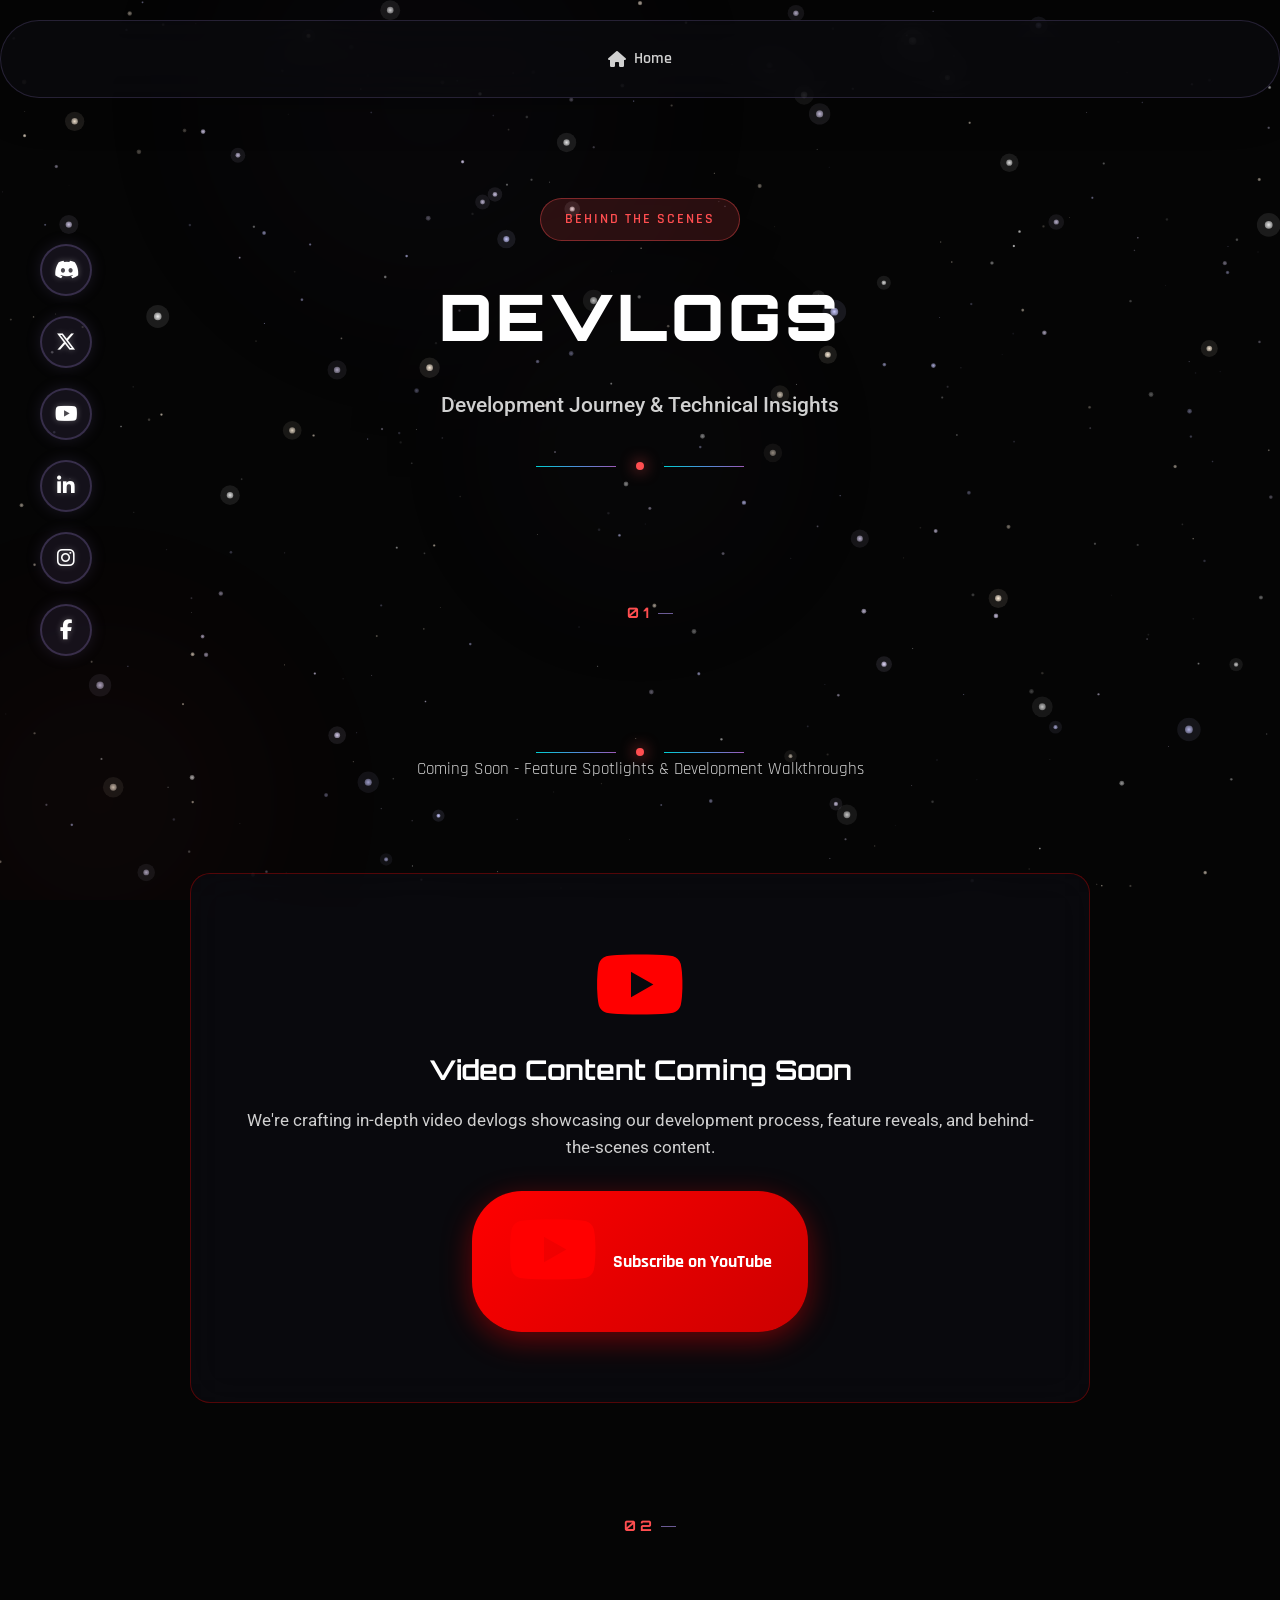
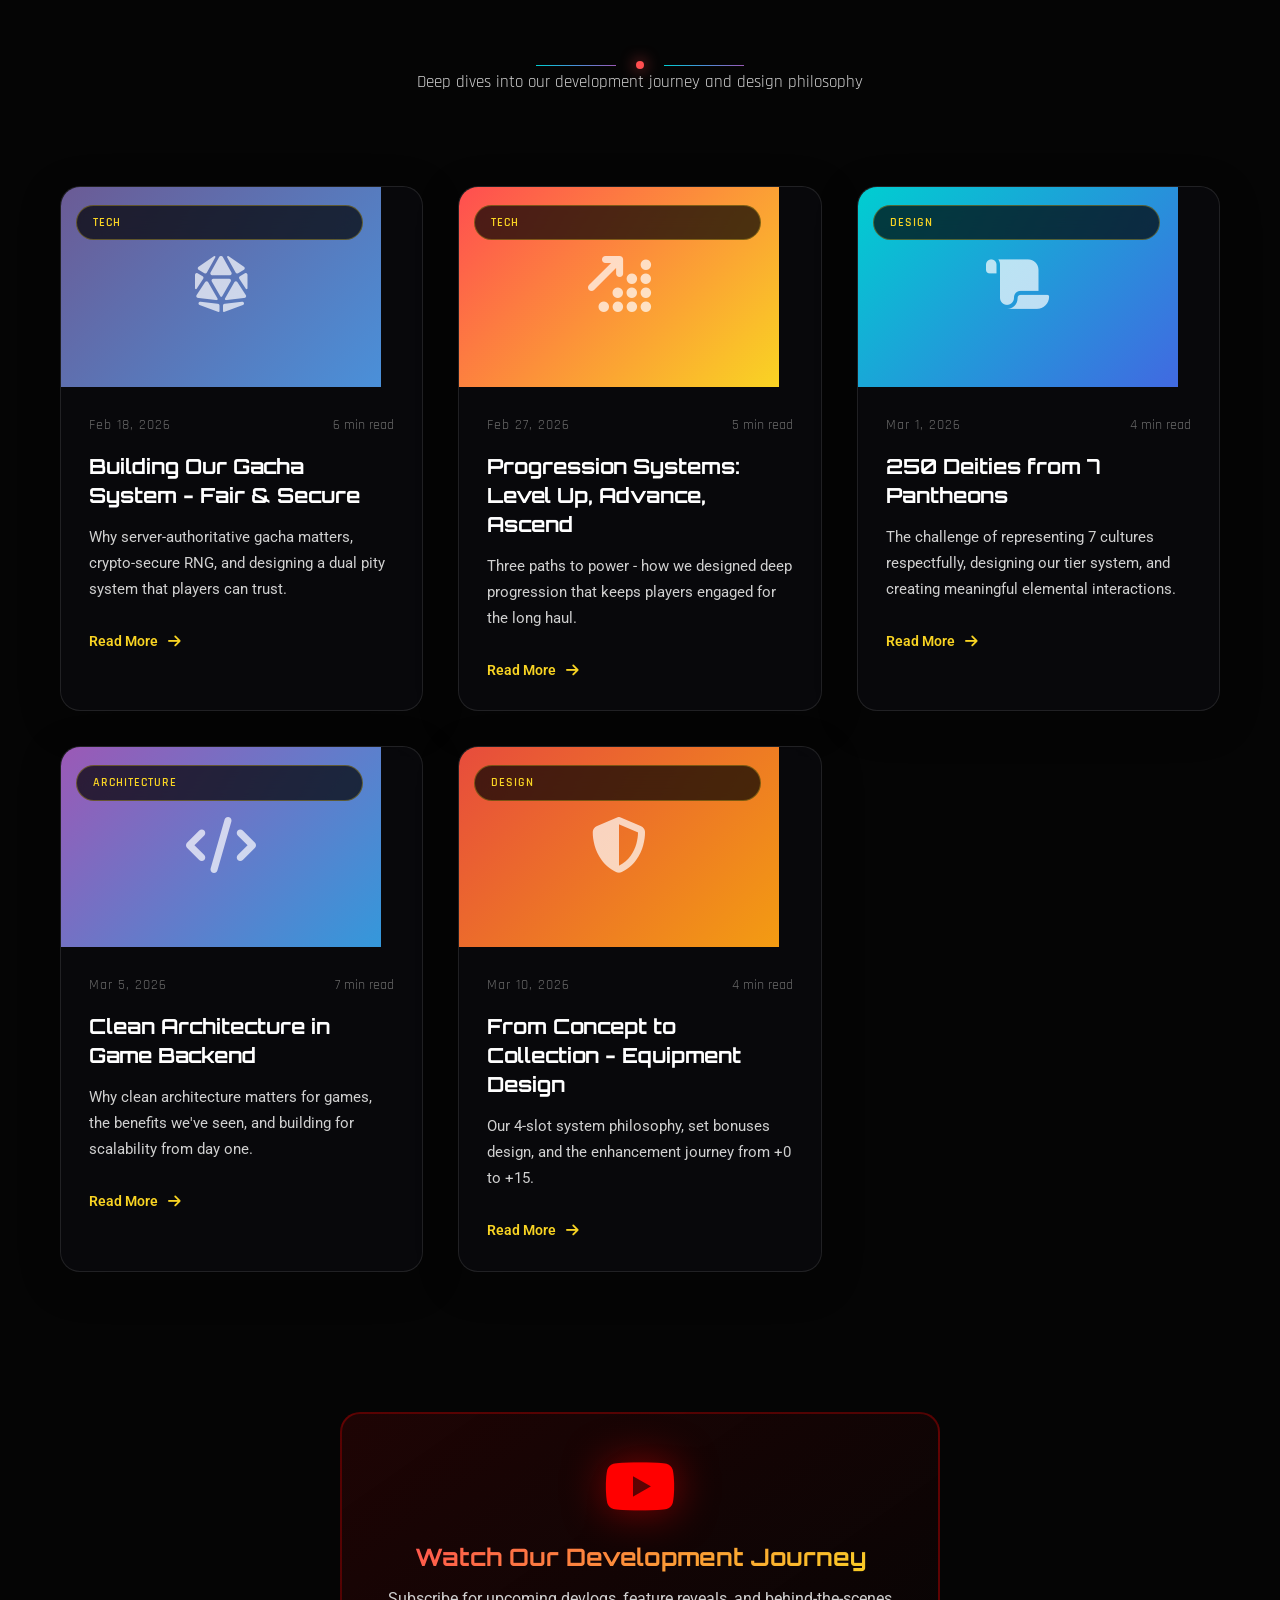
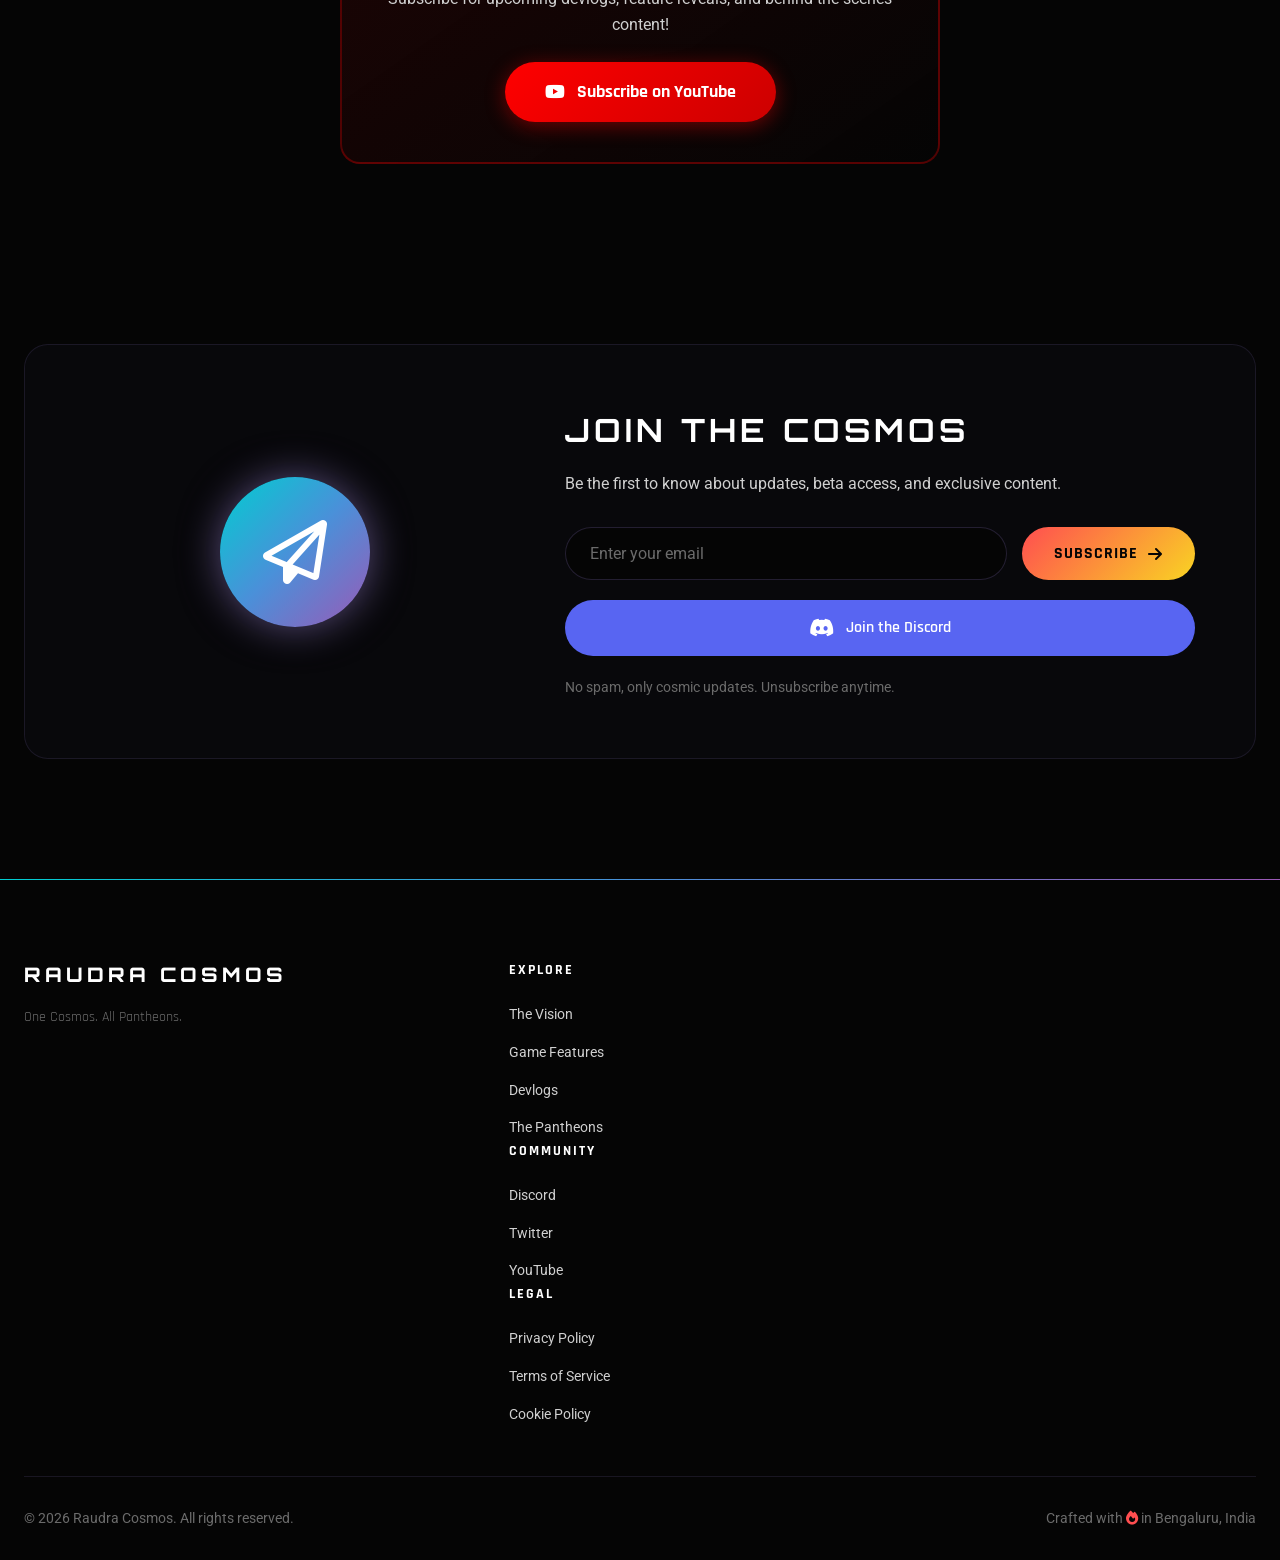
<file: devlogs/index.html>
<!DOCTYPE html>
<html lang="en">
<head>
    <meta charset="UTF-8">
    <meta name="viewport" content="width=device-width, initial-scale=1.0">
    <meta name="description" content="Development logs from Raudra Cosmos - behind the scenes look at building a mythological TCG. Tech articles on gacha systems, progression, architecture, and more.">
    <meta name="keywords" content="game devlog, gacha game development, card game devlog, game architecture, progression systems, indie game dev">
    <meta name="theme-color" content="#050505">
    <meta name="author" content="Raudra Cosmos Games">
    <meta name="robots" content="index, follow">
    <link rel="canonical" href="https://raudracosmos.com/devlogs/">

    <title>Devlogs | Behind the Scenes - Raudra Cosmos</title>

    <!-- Favicon -->
    <link rel="icon" type="image/png" href="../tab_icon.png" sizes="any">

    <!-- Google Fonts -->
    <link rel="preconnect" href="https://fonts.googleapis.com">
    <link rel="preconnect" href="https://fonts.gstatic.com" crossorigin>
    <link href="https://fonts.googleapis.com/css2?family=Orbitron:wght@400;500;600;700;800;900&family=Rajdhani:wght@300;400;500;600;700&family=Roboto:wght@300;400;500;700&display=swap" rel="stylesheet">

    <!-- Font Awesome -->
    <link rel="stylesheet" href="https://cdnjs.cloudflare.com/ajax/libs/font-awesome/6.5.1/css/all.min.css">

    <!-- Main Stylesheet -->
    <link rel="stylesheet" href="../style.css">

    <!-- Open Graph -->
    <meta property="og:type" content="website">
    <meta property="og:url" content="https://raudracosmos.com/devlogs/">
    <meta property="og:title" content="Devlogs | Behind the Scenes - Raudra Cosmos">
    <meta property="og:description" content="Behind the scenes look at building a mythological TCG. Tech articles on gacha systems, progression, architecture, and more.">
    <meta property="og:site_name" content="Raudra Cosmos">

    <style>
        :root {
            --font-display: 'Orbitron', sans-serif;
            --font-heading: 'Rajdhani', sans-serif;
            --font-body: 'Roboto', sans-serif;
            --deep-black: #050505;
            --rich-black: #0a0a0f;
            --cyan-bright: #00CED1;
            --cyan-glow: #00E5FF;
            --fierce-orange: #FF4E50;
            --orange-glow: #FF6B6B;
            --golden-amber: #F9D423;
            --gold-glow: #FFD700;
            --purple-glow: #9B59B6;
            --text-primary: #FFFFFF;
            --text-secondary: #D0D0D0;
            --text-muted: #6B6B6B;
            --gradient-fire: linear-gradient(135deg, var(--fierce-orange) 0%, var(--golden-amber) 100%);
            --gradient-cosmic: linear-gradient(135deg, #00CED1 0%, #4A90D9 50%, #9B59B6 100%);
            --z-content: 10;
        }

        * {
            margin: 0;
            padding: 0;
            box-sizing: border-box;
        }

        body {
            position: relative;
            z-index: var(--z-content);
            overflow-x: hidden;
        }

        /* Simple, elegant navigation */
        .devlogs-nav {
            display: flex;
            justify-content: center;
            gap: 20px;
            padding: 15px 30px;
            position: sticky;
            top: 20px;
            z-index: 100;
            background: rgba(10, 10, 15, 0.7);
            backdrop-filter: blur(20px);
            border: 1px solid rgba(107, 91, 149, 0.3);
            border-radius: 50px;
            box-shadow: 0 10px 40px rgba(0, 0, 0, 0.3);
        }

        .devlogs-nav a {
            color: var(--text-secondary);
            text-decoration: none;
            font-family: var(--font-heading);
            font-weight: 600;
            transition: all 0.3s ease;
            padding: 10px 20px;
            border-radius: 25px;
            display: flex;
            align-items: center;
            gap: 8px;
        }

        .devlogs-nav a:hover {
            background: rgba(107, 91, 149, 0.2);
            color: var(--fierce-orange);
        }

        /* Hero Section - Clean & Elegant */
        .devlogs-hero {
            text-align: center;
            padding: 120px 20px 80px;
            position: relative;
            z-index: var(--z-content);
        }

        .hero-badge {
            display: inline-block;
            padding: 10px 24px;
            background: rgba(255,78,80,0.15);
            border: 1px solid rgba(255,78,80,0.4);
            border-radius: 30px;
            font-size: 0.85rem;
            color: var(--fierce-orange);
            letter-spacing: 2px;
            text-transform: uppercase;
            font-family: var(--font-heading);
            font-weight: 600;
            margin-bottom: 25px;
        }

        .devlogs-title {
            font-family: var(--font-display);
            font-size: clamp(2.5rem, 6vw, 4rem);
            font-weight: 900;
            letter-spacing: 4px;
            text-transform: uppercase;
            margin-bottom: 20px;
            color: var(--text-primary);
        }

        .devlogs-subtitle {
            font-size: 1.3rem;
            color: var(--text-secondary);
            margin-bottom: 35px;
            font-weight: 500;
        }

        /* Hero Divider - Simple */
        .hero-divider {
            display: flex;
            align-items: center;
            justify-content: center;
            gap: 20px;
            margin-top: 40px;
        }

        .divider-line {
            width: 80px;
            height: 1px;
            background: var(--gradient-cosmic);
        }

        .divider-dot {
            width: 8px;
            height: 8px;
            background: var(--fierce-orange);
            border-radius: 50%;
            box-shadow: 0 0 15px var(--fierce-orange);
        }

        /* Section Header - Clean */
        .section-header {
            text-align: center;
            padding: 50px 20px 30px;
            position: relative;
            z-index: var(--z-content);
        }

        .section-number {
            display: inline-block;
            font-family: var(--font-display);
            font-size: 0.9rem;
            font-weight: 700;
            color: var(--fierce-orange);
            letter-spacing: 4px;
            margin-bottom: 20px;
        }

        .section-title {
            font-family: var(--font-display);
            font-size: clamp(1.6rem, 3vw, 2.2rem);
            font-weight: 700;
            letter-spacing: 2px;
            text-transform: uppercase;
            margin-bottom: 15px;
            color: var(--text-primary);
        }

        .section-subtitle {
            color: var(--text-secondary);
            font-size: 1.05rem;
            max-width: 600px;
            margin: 0 auto;
        }

        /* Video Section */
        .video-section {
            max-width: 900px;
            margin: 0 auto 60px;
            position: relative;
            z-index: var(--z-content);
        }

        .video-placeholder-enhanced {
            background: rgba(10, 10, 15, 0.8);
            backdrop-filter: blur(20px);
            border: 1px solid rgba(255, 0, 0, 0.3);
            border-radius: 20px;
            padding: 70px 50px;
            text-align: center;
            transition: all 0.3s ease;
            position: relative;
            overflow: hidden;
        }

        .video-placeholder-enhanced:hover {
            border-color: rgba(255, 0, 0, 0.5);
            transform: translateY(-5px);
        }

        .video-content i {
            font-size: 5rem;
            color: #FF0000;
            margin-bottom: 25px;
        }

        .video-content h3 {
            font-family: var(--font-display);
            font-size: 1.7rem;
            color: var(--text-primary);
            margin-bottom: 15px;
        }

        .video-content p {
            color: var(--text-secondary);
            margin-bottom: 30px;
            font-size: 1.05rem;
        }

        .youtube-cta {
            display: inline-flex;
            align-items: center;
            gap: 15px;
            padding: 18px 36px;
            background: linear-gradient(135deg, #FF0000 0%, #CC0000 100%);
            color: white;
            text-decoration: none;
            font-family: var(--font-heading);
            font-size: 1.15rem;
            font-weight: 700;
            border-radius: 50px;
            box-shadow: 0 8px 30px rgba(255, 0, 0, 0.4);
            transition: all 0.3s ease;
        }

        .youtube-cta:hover {
            transform: translateY(-3px);
            box-shadow: 0 12px 40px rgba(255, 0, 0, 0.6);
        }

        /* Devlog Grid */
        .devlog-grid {
            display: grid;
            grid-template-columns: repeat(auto-fill, minmax(350px, 1fr));
            gap: 35px;
            max-width: 1200px;
            margin: 0 auto;
            padding: 0 20px 80px;
            position: relative;
            z-index: var(--z-content);
        }

        /* Devlog Card - Simple & Clean */
        .devlog-card {
            background: rgba(10, 10, 15, 0.7);
            backdrop-filter: blur(20px);
            border: 1px solid rgba(255, 255, 255, 0.1);
            border-radius: 20px;
            overflow: hidden;
            transition: all 0.3s ease;
            text-decoration: none;
            display: block;
            position: relative;
            box-shadow: 0 10px 40px rgba(0, 0, 0, 0.3);
        }

        .devlog-card:hover {
            transform: translateY(-8px);
            box-shadow: 0 25px 60px rgba(107, 91, 149, 0.3);
            border-color: rgba(249, 212, 35, 0.3);
        }

        .card-image {
            position: relative;
            height: 200px;
            overflow: hidden;
        }

        .image-placeholder {
            width: 100%;
            height: 100%;
            display: flex;
            align-items: center;
            justify-content: center;
            font-size: 3.5rem;
            transition: transform 0.5s ease;
        }

        .devlog-card:hover .image-placeholder {
            transform: scale(1.05);
        }

        .tech-1 {
            background: linear-gradient(135deg, #6B5B95 0%, #4A90D9 100%);
        }

        .tech-2 {
            background: linear-gradient(135deg, #FF4E50 0%, #F9D423 100%);
        }

        .tech-3 {
            background: linear-gradient(135deg, #00CED1 0%, #4169E1 100%);
        }

        .tech-4 {
            background: linear-gradient(135deg, #9B59B6 0%, #3498DB 100%);
        }

        .tech-5 {
            background: linear-gradient(135deg, #E74C3C 0%, #F39C12 100%);
        }

        .card-overlay {
            position: absolute;
            inset: 0;
            background: linear-gradient(180deg, transparent 0%, rgba(5,5,5,0.9) 100%);
        }

        .card-category {
            position: absolute;
            top: 18px;
            right: 18px;
            background: rgba(0,0,0,0.7);
            backdrop-filter: blur(15px);
            padding: 7px 16px;
            border-radius: 25px;
            font-size: 0.75rem;
            color: var(--golden-amber);
            font-weight: 600;
            letter-spacing: 1px;
            text-transform: uppercase;
            border: 1px solid rgba(249, 212, 35, 0.3);
            z-index: 2;
        }

        .card-content {
            padding: 28px;
            position: relative;
            z-index: 1;
        }

        .card-meta {
            display: flex;
            gap: 18px;
            margin-bottom: 15px;
        }

        .card-date, .card-read-time {
            font-size: 0.85rem;
            color: var(--text-muted);
            display: flex;
            align-items: center;
            gap: 6px;
        }

        .card-title {
            font-family: var(--font-display);
            font-size: 1.3rem;
            color: var(--text-primary);
            margin-bottom: 15px;
            line-height: 1.4;
            font-weight: 700;
            transition: color 0.3s ease;
        }

        .devlog-card:hover .card-title {
            color: var(--golden-amber);
        }

        .card-excerpt {
            color: var(--text-secondary);
            font-size: 0.95rem;
            line-height: 1.7;
            margin-bottom: 25px;
        }

        .card-link-indicator {
            display: inline-flex;
            align-items: center;
            gap: 10px;
            color: var(--golden-amber);
            font-weight: 600;
            transition: all 0.3s ease;
            font-size: 0.9rem;
        }

        .devlog-card:hover .card-link-indicator {
            gap: 16px;
            color: var(--fierce-orange);
        }

        .card-link-indicator i {
            transition: transform 0.3s ease;
        }

        .devlog-card:hover .card-link-indicator i {
            transform: translateX(5px);
        }

        /* Fade In Animation */
        .fade-in {
            opacity: 0;
            transform: translateY(30px);
            transition: all 0.6s ease-out;
        }

        .fade-in.visible {
            opacity: 1;
            transform: translateY(0);
        }

        /* Footer styling */
        .newsletter-discord {
            margin-top: 20px;
        }

        .discord-btn {
            display: inline-flex;
            align-items: center;
            justify-content: center;
            gap: 12px;
            width: 100%;
            padding: 14px 24px;
            background: #5865F2;
            border: 1px solid rgba(88, 101, 242, 0.3);
            border-radius: var(--radius-full);
            font-family: var(--font-heading);
            font-size: var(--text-base);
            font-weight: 600;
            color: var(--text-primary);
            text-decoration: none;
            transition: var(--transition-base);
        }

        .discord-btn:hover {
            background: #4752C4;
            border-color: rgba(88, 101, 242, 0.5);
            transform: translateY(-2px);
            box-shadow: 0 8px 25px rgba(88, 101, 242, 0.4);
        }

        @media (max-width: 768px) {
            .devlog-grid {
                grid-template-columns: 1fr;
                gap: 25px;
                padding: 0 15px 60px;
            }

            .devlogs-hero {
                padding: 100px 15px 60px;
            }

            .video-placeholder-enhanced {
                padding: 50px 30px;
            }

            .section-header {
                padding: 40px 15px 20px;
            }
        }
    </style>
</head>
<body>
    <!-- Star Field Canvas Background -->
    <canvas id="starfield" class="starfield"></canvas>

    <!-- Nebula Overlay -->
    <div class="nebula-overlay">
        <div class="nebula nebula-1"></div>
        <div class="nebula nebula-2"></div>
        <div class="nebula nebula-3"></div>
    </div>

    <!-- Fixed Social Sidebar -->
    <aside class="social-sidebar" id="socialSidebar">
        <a href="https://discord.gg/wvvFtqftMvM" class="social-icon" data-tooltip="Discord" aria-label="Join our Discord" target="_blank" rel="noopener noreferrer">
            <i class="fa-brands fa-discord"></i>
        </a>
        <a href="https://x.com/RaudraCosmos" class="social-icon" data-tooltip="X (Twitter)" aria-label="Follow us on X" target="_blank" rel="noopener noreferrer">
            <i class="fa-brands fa-x-twitter"></i>
        </a>
        <a href="https://www.youtube.com/@RaudraCosmos" class="social-icon" data-tooltip="YouTube" aria-label="Subscribe on YouTube" target="_blank" rel="noopener noreferrer">
            <i class="fa-brands fa-youtube"></i>
        </a>
        <a href="https://www.linkedin.com/company/raudra-cosmos-games" class="social-icon" data-tooltip="LinkedIn" aria-label="Connect on LinkedIn" target="_blank" rel="noopener noreferrer">
            <i class="fa-brands fa-linkedin-in"></i>
        </a>
        <a href="https://www.instagram.com/raudracosmos/" class="social-icon" data-tooltip="Instagram" aria-label="Follow on Instagram" target="_blank" rel="noopener noreferrer">
            <i class="fa-brands fa-instagram"></i>
        </a>
        <a href="#" class="social-icon" data-tooltip="Facebook" aria-label="Like on Facebook" target="_blank" rel="noopener noreferrer">
            <i class="fa-brands fa-facebook-f"></i>
        </a>
    </aside>

    <!-- Mobile Social Bar -->
    <nav class="mobile-social-bar" id="mobileSocialBar">
        <a href="https://discord.gg/wvvFtqftMvM" class="mobile-social-icon" aria-label="Discord" target="_blank" rel="noopener noreferrer">
            <i class="fa-brands fa-discord"></i>
        </a>
        <a href="https://x.com/RaudraCosmos" class="mobile-social-icon" aria-label="X" target="_blank" rel="noopener noreferrer">
            <i class="fa-brands fa-x-twitter"></i>
        </a>
        <a href="https://www.youtube.com/@RaudraCosmos" class="mobile-social-icon" aria-label="YouTube" target="_blank" rel="noopener noreferrer">
            <i class="fa-brands fa-youtube"></i>
        </a>
        <a href="https://www.linkedin.com/company/raudra-cosmos-games" class="mobile-social-icon" aria-label="LinkedIn" target="_blank" rel="noopener noreferrer">
            <i class="fa-brands fa-linkedin-in"></i>
        </a>
        <a href="https://www.instagram.com/raudracosmos/" class="mobile-social-icon" aria-label="Instagram" target="_blank" rel="noopener noreferrer">
            <i class="fa-brands fa-instagram"></i>
        </a>
        <a href="#" class="mobile-social-icon" aria-label="Facebook" target="_blank" rel="noopener noreferrer">
            <i class="fa-brands fa-facebook-f"></i>
        </a>
    </nav>

    <!-- Main Content -->
    <main class="main-content">
        <nav class="devlogs-nav">
            <a href="../index.html"><i class="fa-solid fa-house"></i> Home</a>
        </nav>

        <div class="devlogs-hero">
            <span class="hero-badge">Behind the Scenes</span>
            <h1 class="devlogs-title">Devlogs</h1>
            <p class="devlogs-subtitle">Development Journey & Technical Insights</p>
            <div class="hero-divider">
                <span class="divider-line"></span>
                <span class="divider-dot"></span>
                <span class="divider-line"></span>
            </div>
        </div>

        <!-- Video Devlogs Section -->
        <section class="video-section">
            <div class="section-header">
                <span class="section-number">01</span>
                <h2 class="section-title">Video Devlogs</h2>
                <div class="hero-divider">
                    <span class="divider-line"></span>
                    <span class="divider-dot"></span>
                    <span class="divider-line"></span>
                </div>
                <p class="section-subtitle">Coming Soon - Feature Spotlights & Development Walkthroughs</p>
            </div>
            <div class="video-placeholder-enhanced">
                <div class="video-content">
                    <i class="fa-brands fa-youtube"></i>
                    <h3>Video Content Coming Soon</h3>
                    <p>We're crafting in-depth video devlogs showcasing our development process, feature reveals, and behind-the-scenes content.</p>
                    <a href="https://www.youtube.com/@RaudraCosmos" class="youtube-cta" target="_blank" rel="noopener noreferrer">
                        <i class="fa-brands fa-youtube"></i>
                        <span>Subscribe on YouTube</span>
                    </a>
                </div>
            </div>
        </section>

        <!-- Written Devlogs Section -->
        <section>
            <div class="section-header">
                <span class="section-number">02</span>
                <h2 class="section-title">Written Tech Devlogs</h2>
                <div class="hero-divider">
                    <span class="divider-line"></span>
                    <span class="divider-dot"></span>
                    <span class="divider-line"></span>
                </div>
                <p class="section-subtitle">Deep dives into our development journey and design philosophy</p>
            </div>

            <div class="devlog-grid">
                <!-- Article 1: Gacha System -->
                <a href="building-gacha-system.html" class="devlog-card">
                    <div class="card-image">
                        <div class="image-placeholder tech-1">
                            <span style="color: white;"><i class="fa-solid fa-dice-d20"></i></span>
                        </div>
                        <div class="card-overlay"></div>
                        <span class="card-category">Tech</span>
                    </div>
                    <div class="card-content">
                        <div class="card-meta">
                            <span class="card-date">Feb 18, 2026</span>
                            <span class="card-read-time">6 min read</span>
                        </div>
                        <h3 class="card-title">Building Our Gacha System - Fair & Secure</h3>
                        <p class="card-excerpt">
                            Why server-authoritative gacha matters, crypto-secure RNG, and designing a dual pity system that players can trust.
                        </p>
                        <span class="card-link-indicator">
                            <span>Read More</span>
                            <i class="fa-solid fa-arrow-right"></i>
                        </span>
                    </div>
                </a>

                <!-- Article 2: Progression Systems -->
                <a href="progression-systems.html" class="devlog-card">
                    <div class="card-image">
                        <div class="image-placeholder tech-2">
                            <span style="color: white;"><i class="fa-solid fa-arrow-up-right-dots"></i></span>
                        </div>
                        <div class="card-overlay"></div>
                        <span class="card-category">Tech</span>
                    </div>
                    <div class="card-content">
                        <div class="card-meta">
                            <span class="card-date">Feb 27, 2026</span>
                            <span class="card-read-time">5 min read</span>
                        </div>
                        <h3 class="card-title">Progression Systems: Level Up, Advance, Ascend</h3>
                        <p class="card-excerpt">
                            Three paths to power - how we designed deep progression that keeps players engaged for the long haul.
                        </p>
                        <span class="card-link-indicator">
                            <span>Read More</span>
                            <i class="fa-solid fa-arrow-right"></i>
                        </span>
                    </div>
                </a>

                <!-- Article 3: Deities Collection -->
                <a href="250-deities-pantheons.html" class="devlog-card">
                    <div class="card-image">
                        <div class="image-placeholder tech-3">
                            <span style="color: white;"><i class="fa-solid fa-scroll"></i></span>
                        </div>
                        <div class="card-overlay"></div>
                        <span class="card-category">Design</span>
                    </div>
                    <div class="card-content">
                        <div class="card-meta">
                            <span class="card-date">Mar 1, 2026</span>
                            <span class="card-read-time">4 min read</span>
                        </div>
                        <h3 class="card-title">250 Deities from 7 Pantheons</h3>
                        <p class="card-excerpt">
                            The challenge of representing 7 cultures respectfully, designing our tier system, and creating meaningful elemental interactions.
                        </p>
                        <span class="card-link-indicator">
                            <span>Read More</span>
                            <i class="fa-solid fa-arrow-right"></i>
                        </span>
                    </div>
                </a>

                <!-- Article 4: Clean Architecture -->
                <a href="clean-architecture-backend.html" class="devlog-card">
                    <div class="card-image">
                        <div class="image-placeholder tech-4">
                            <span style="color: white;"><i class="fa-solid fa-code"></i></span>
                        </div>
                        <div class="card-overlay"></div>
                        <span class="card-category">Architecture</span>
                    </div>
                    <div class="card-content">
                        <div class="card-meta">
                            <span class="card-date">Mar 5, 2026</span>
                            <span class="card-read-time">7 min read</span>
                        </div>
                        <h3 class="card-title">Clean Architecture in Game Backend</h3>
                        <p class="card-excerpt">
                            Why clean architecture matters for games, the benefits we've seen, and building for scalability from day one.
                        </p>
                        <span class="card-link-indicator">
                            <span>Read More</span>
                            <i class="fa-solid fa-arrow-right"></i>
                        </span>
                    </div>
                </a>

                <!-- Article 5: Equipment Design -->
                <a href="equipment-design.html" class="devlog-card">
                    <div class="card-image">
                        <div class="image-placeholder tech-5">
                            <span style="color: white;"><i class="fa-solid fa-shield-halved"></i></span>
                        </div>
                        <div class="card-overlay"></div>
                        <span class="card-category">Design</span>
                    </div>
                    <div class="card-content">
                        <div class="card-meta">
                            <span class="card-date">Mar 10, 2026</span>
                            <span class="card-read-time">4 min read</span>
                        </div>
                        <h3 class="card-title">From Concept to Collection - Equipment Design</h3>
                        <p class="card-excerpt">
                            Our 4-slot system philosophy, set bonuses design, and the enhancement journey from +0 to +15.
                        </p>
                        <span class="card-link-indicator">
                            <span>Read More</span>
                            <i class="fa-solid fa-arrow-right"></i>
                        </span>
                    </div>
                </a>
            </div>
        </section>

        <!-- YouTube CTA Section -->
        <div class="youtube-cta-section">
            <div class="youtube-content">
                <i class="fa-brands fa-youtube youtube-large-icon"></i>
                <h3>Watch Our Development Journey</h3>
                <p>Subscribe for upcoming devlogs, feature reveals, and behind-the-scenes content!</p>
                <a href="https://www.youtube.com/@RaudraCosmos" class="cta-youtube-large" target="_blank" rel="noopener noreferrer">
                    <i class="fa-brands fa-youtube"></i>
                    <span class="cta-text">Subscribe on YouTube</span>
                    <span class="cta-glow"></span>
                </a>
            </div>
        </div>

        <!-- Newsletter Section with Discord -->
        <section class="newsletter" id="newsletter">
            <div class="container">
                <div class="newsletter-content">
                    <div class="newsletter-visual">
                        <div class="newsletter-icon">
                            <i class="fa-regular fa-paper-plane"></i>
                        </div>
                    </div>
                    <div class="newsletter-text">
                        <h2 class="newsletter-title">Join the Cosmos</h2>
                        <p class="newsletter-description">
                            Be the first to know about updates, beta access, and exclusive content.
                        </p>
                        <form class="newsletter-form" id="newsletterForm">
                            <div class="form-group">
                                <input type="email" name="email" id="subscribeEmail" placeholder="Enter your email" required class="form-input">
                                <button type="submit" class="form-submit">
                                    <span>Subscribe</span>
                                    <i class="fa-solid fa-arrow-right"></i>
                                </button>
                            </div>
                        </form>
                        <div class="newsletter-discord">
                            <a href="https://discord.gg/wvvFtqftMvM" class="discord-btn" target="_blank">
                                <i class="fa-brands fa-discord"></i>
                                <span>Join the Discord</span>
                            </a>
                        </div>
                        <p class="newsletter-note">No spam, only cosmic updates. Unsubscribe anytime.</p>
                    </div>
                </div>
            </div>
        </section>
    </main>

    <!-- Footer -->
    <footer class="footer">
        <div class="footer-bg">
            <div class="footer-line"></div>
        </div>
        <div class="container">
            <div class="footer-content">
                <div class="footer-brand">
                    <h3 class="footer-logo">RAUDRA COSMOS</h3>
                    <p class="footer-tagline">One Cosmos. All Pantheons.</p>
                </div>
                <div class="footer-links">
                    <div class="footer-column">
                        <h4 class="footer-heading">Explore</h4>
                        <ul class="footer-nav">
                            <li><a href="../index.html#about">The Vision</a></li>
                            <li><a href="../index.html#gameFeatures">Game Features</a></li>
                            <li><a href="index.html">Devlogs</a></li>
                            <li><a href="../pantheons.html">The Pantheons</a></li>
                        </ul>
                    </div>
                    <div class="footer-column">
                        <h4 class="footer-heading">Community</h4>
                        <ul class="footer-nav">
                            <li><a href="https://discord.gg/wvvFtqftMvM" target="_blank" rel="noopener noreferrer">Discord</a></li>
                            <li><a href="https://x.com/RaudraCosmos" target="_blank" rel="noopener noreferrer">Twitter</a></li>
                            <li><a href="https://www.youtube.com/@RaudraCosmos" target="_blank" rel="noopener noreferrer">YouTube</a></li>
                        </ul>
                    </div>
                    <div class="footer-column">
                        <h4 class="footer-heading">Legal</h4>
                        <ul class="footer-nav">
                            <li><a href="#">Privacy Policy</a></li>
                            <li><a href="#">Terms of Service</a></li>
                            <li><a href="#">Cookie Policy</a></li>
                        </ul>
                    </div>
                </div>
            </div>
            <div class="footer-bottom">
                <p class="footer-copyright">
                    © 2026 Raudra Cosmos. All rights reserved.
                </p>
                <p class="footer-made">
                    Crafted with <span class="heart"><i class="fa-solid fa-fire"></i></span> in Bengaluru, India
                </p>
            </div>
        </div>
    </footer>

    <!-- Scripts -->
    <script src="../script.js"></script>
    <script>
        // Fade In on Scroll
        const observer = new IntersectionObserver((entries) => {
            entries.forEach(entry => {
                if (entry.isIntersecting) {
                    entry.target.classList.add('visible');
                }
            });
        }, { threshold: 0.1 });

        document.querySelectorAll('.section-header, .video-section, .devlog-card').forEach(el => {
            el.classList.add('fade-in');
            observer.observe(el);
        });
    </script>
</body>
</html>
</file>
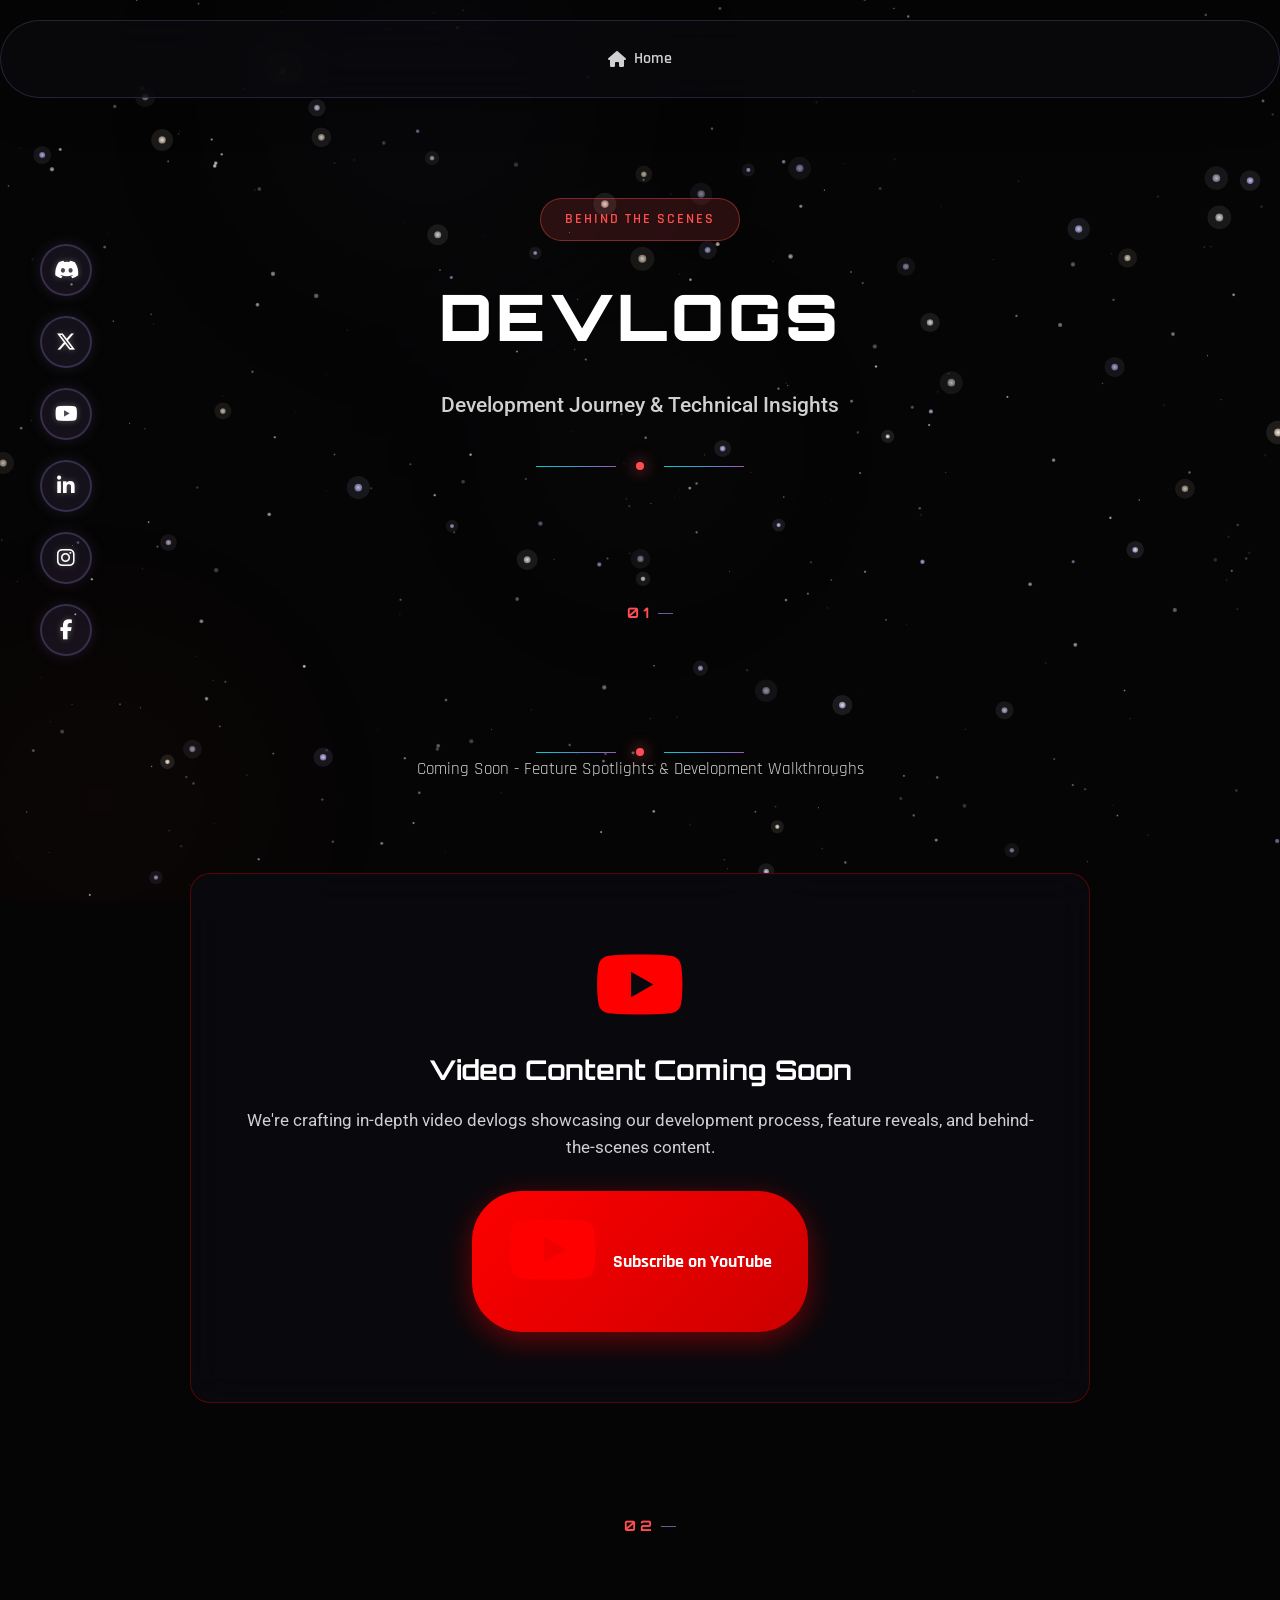
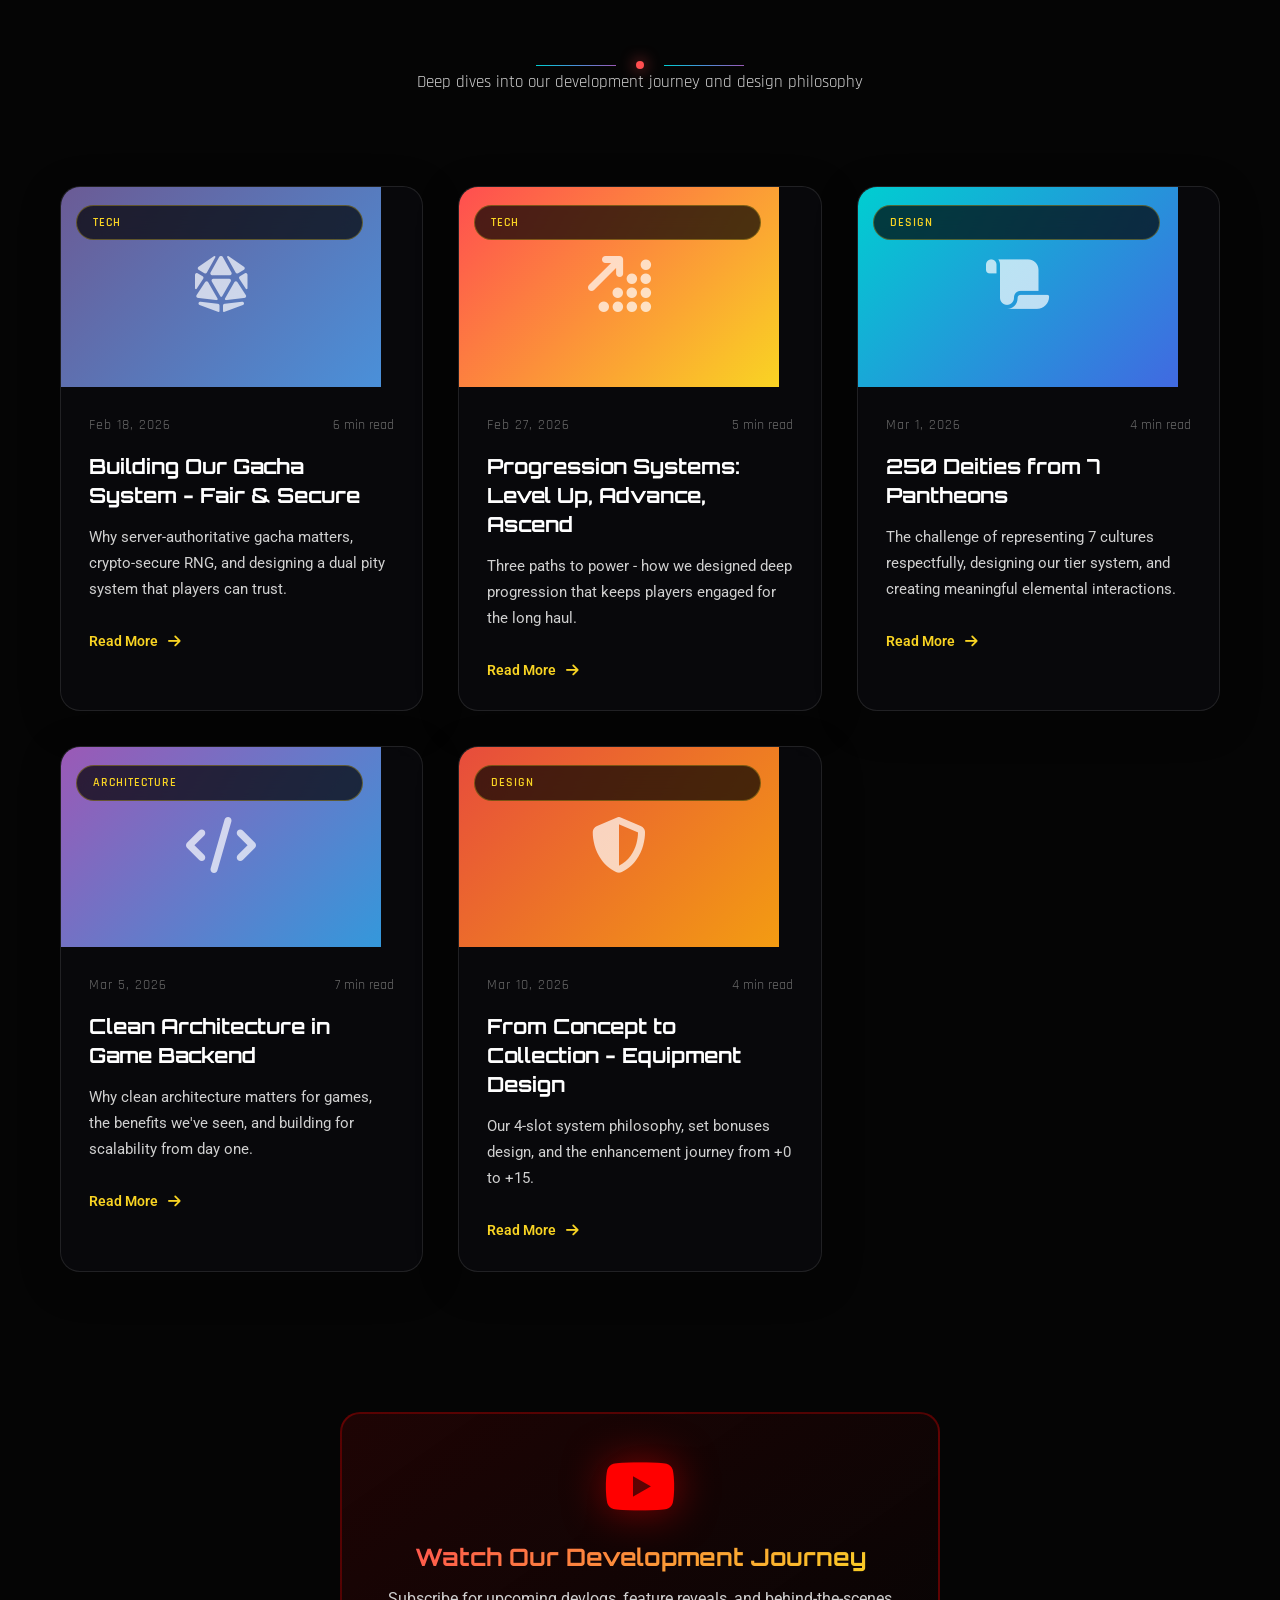
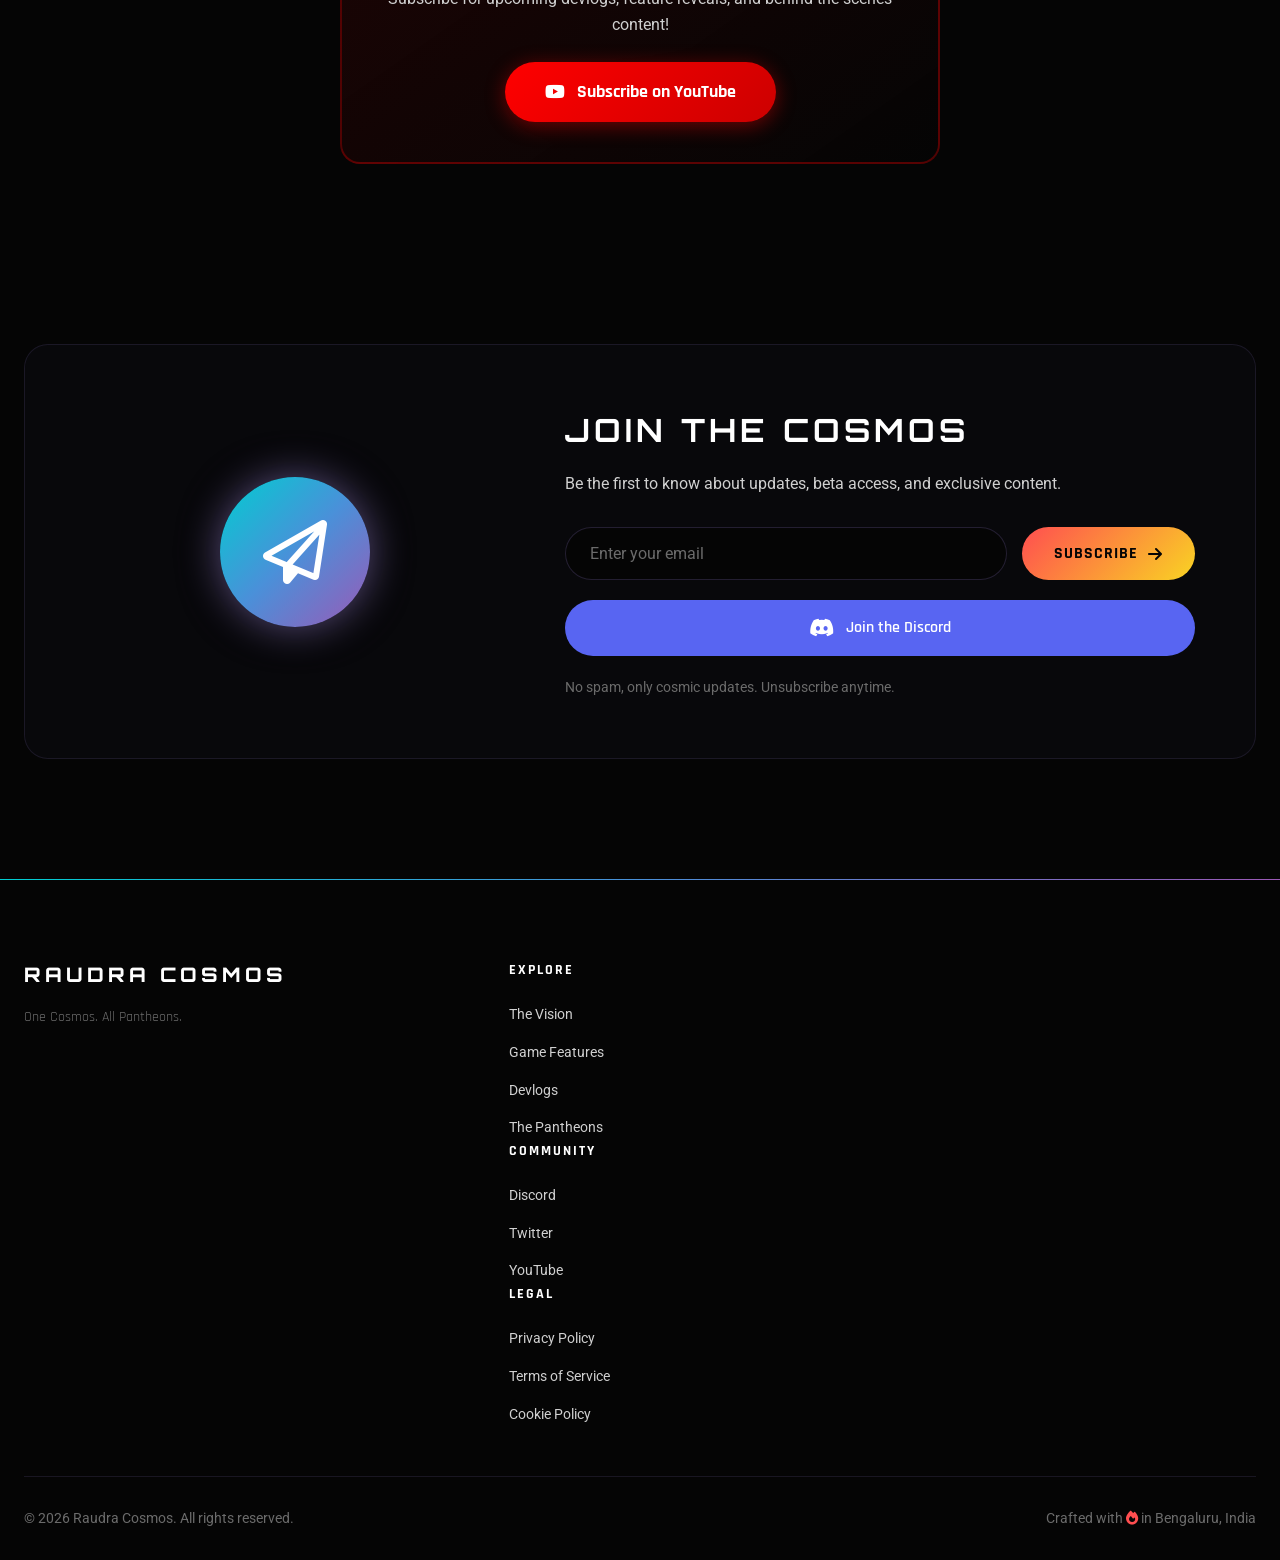
<file: devlogs.html>
<!DOCTYPE html>
<html lang="en">
<head>
    <meta charset="UTF-8">
    <link rel="canonical" href="https://raudracosmos.com/devlogs/">
    <meta http-equiv="refresh" content="0; url=devlogs/">
    <script>
        window.location.href = 'devlogs/';
    </script>
    <title>Redirecting to Devlogs...</title>
</head>
<body>
    <p>Redirecting to the new devlogs section... <a href="devlogs/">Click here if not redirected</a></p>
</body>
</html>
</file>
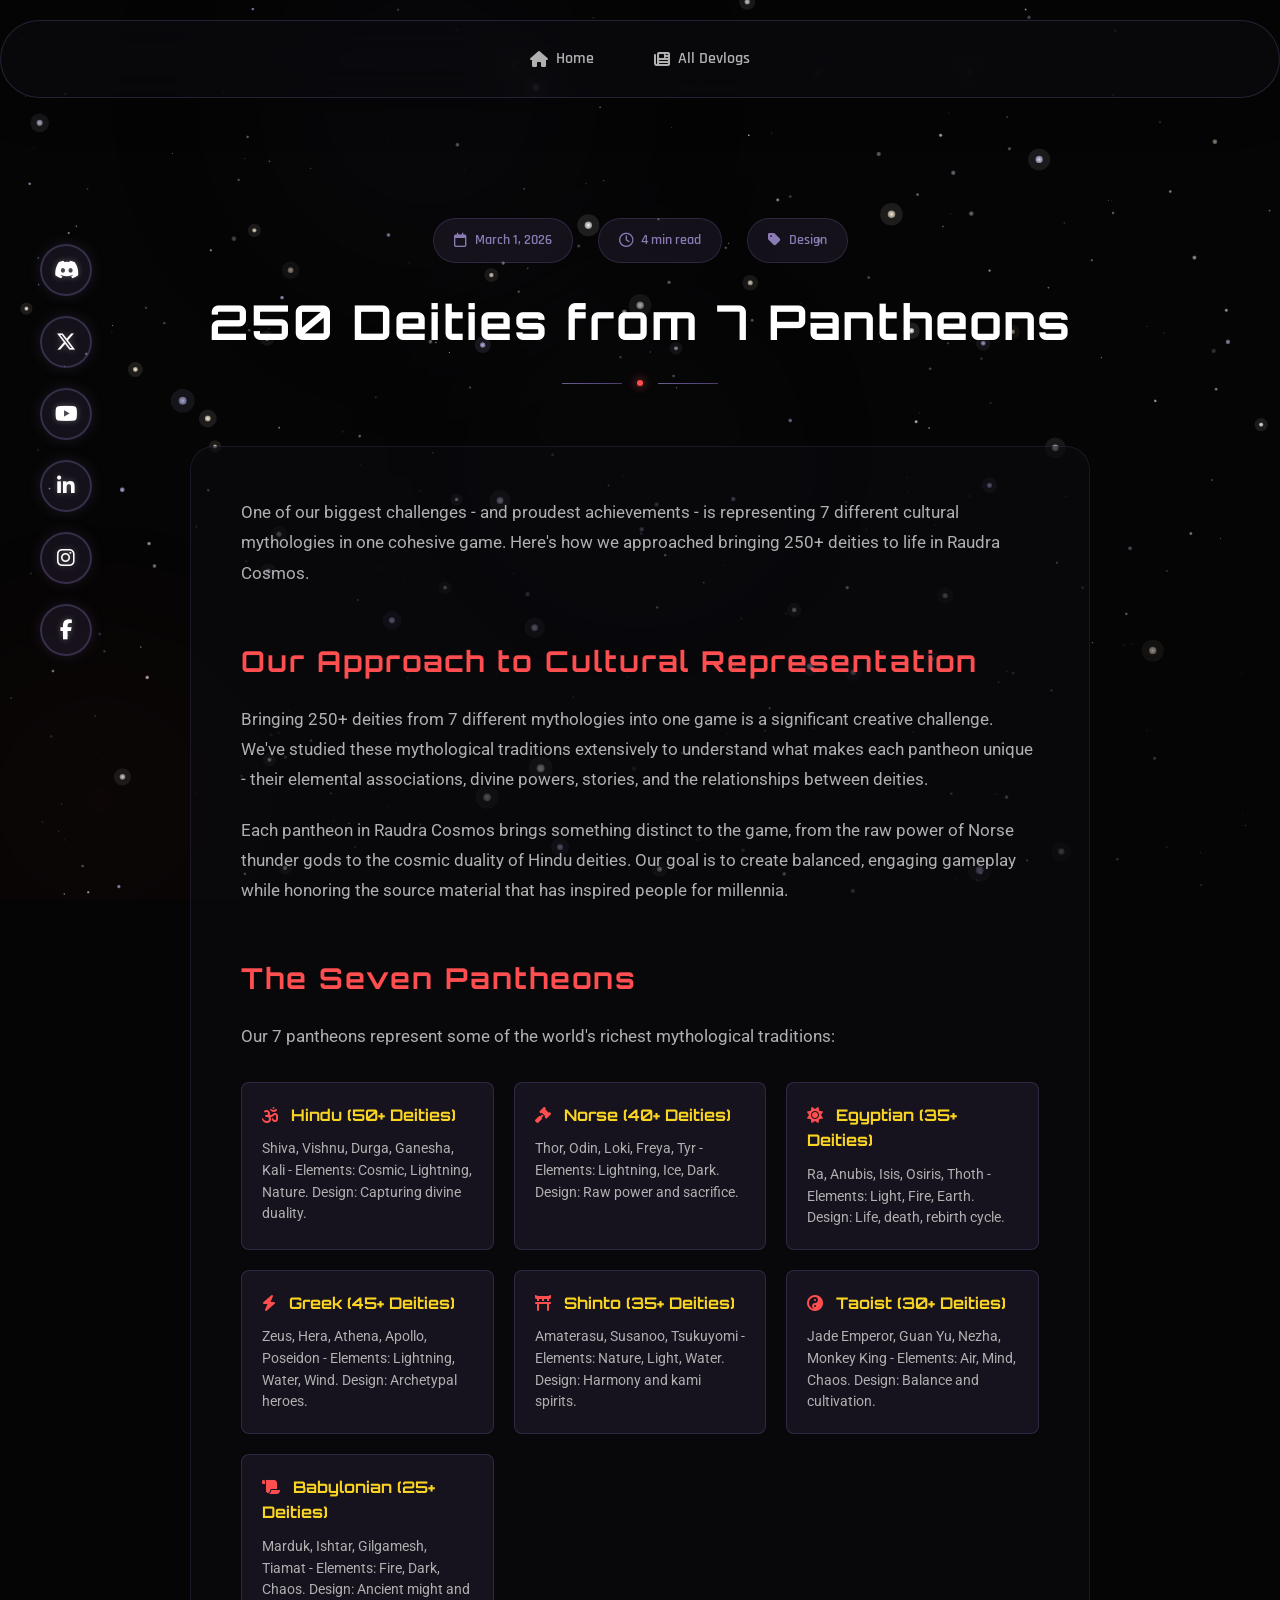
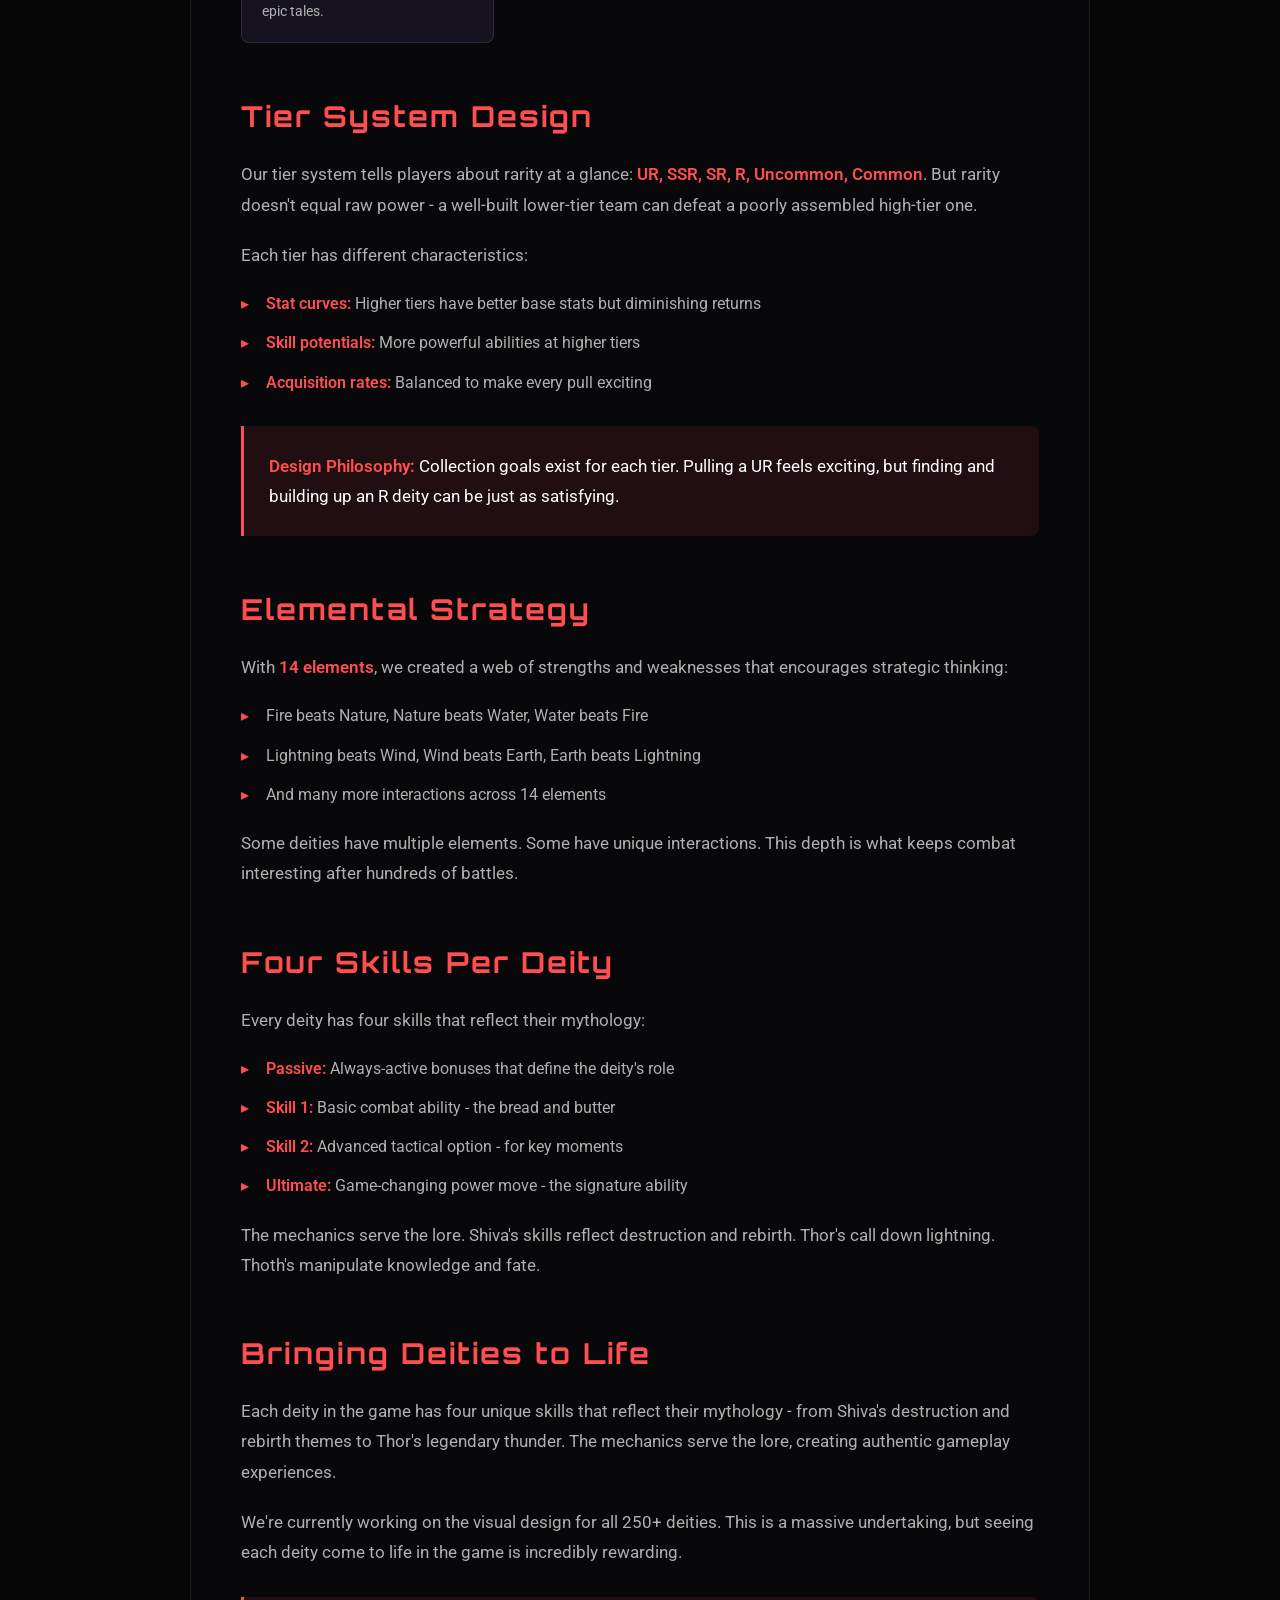
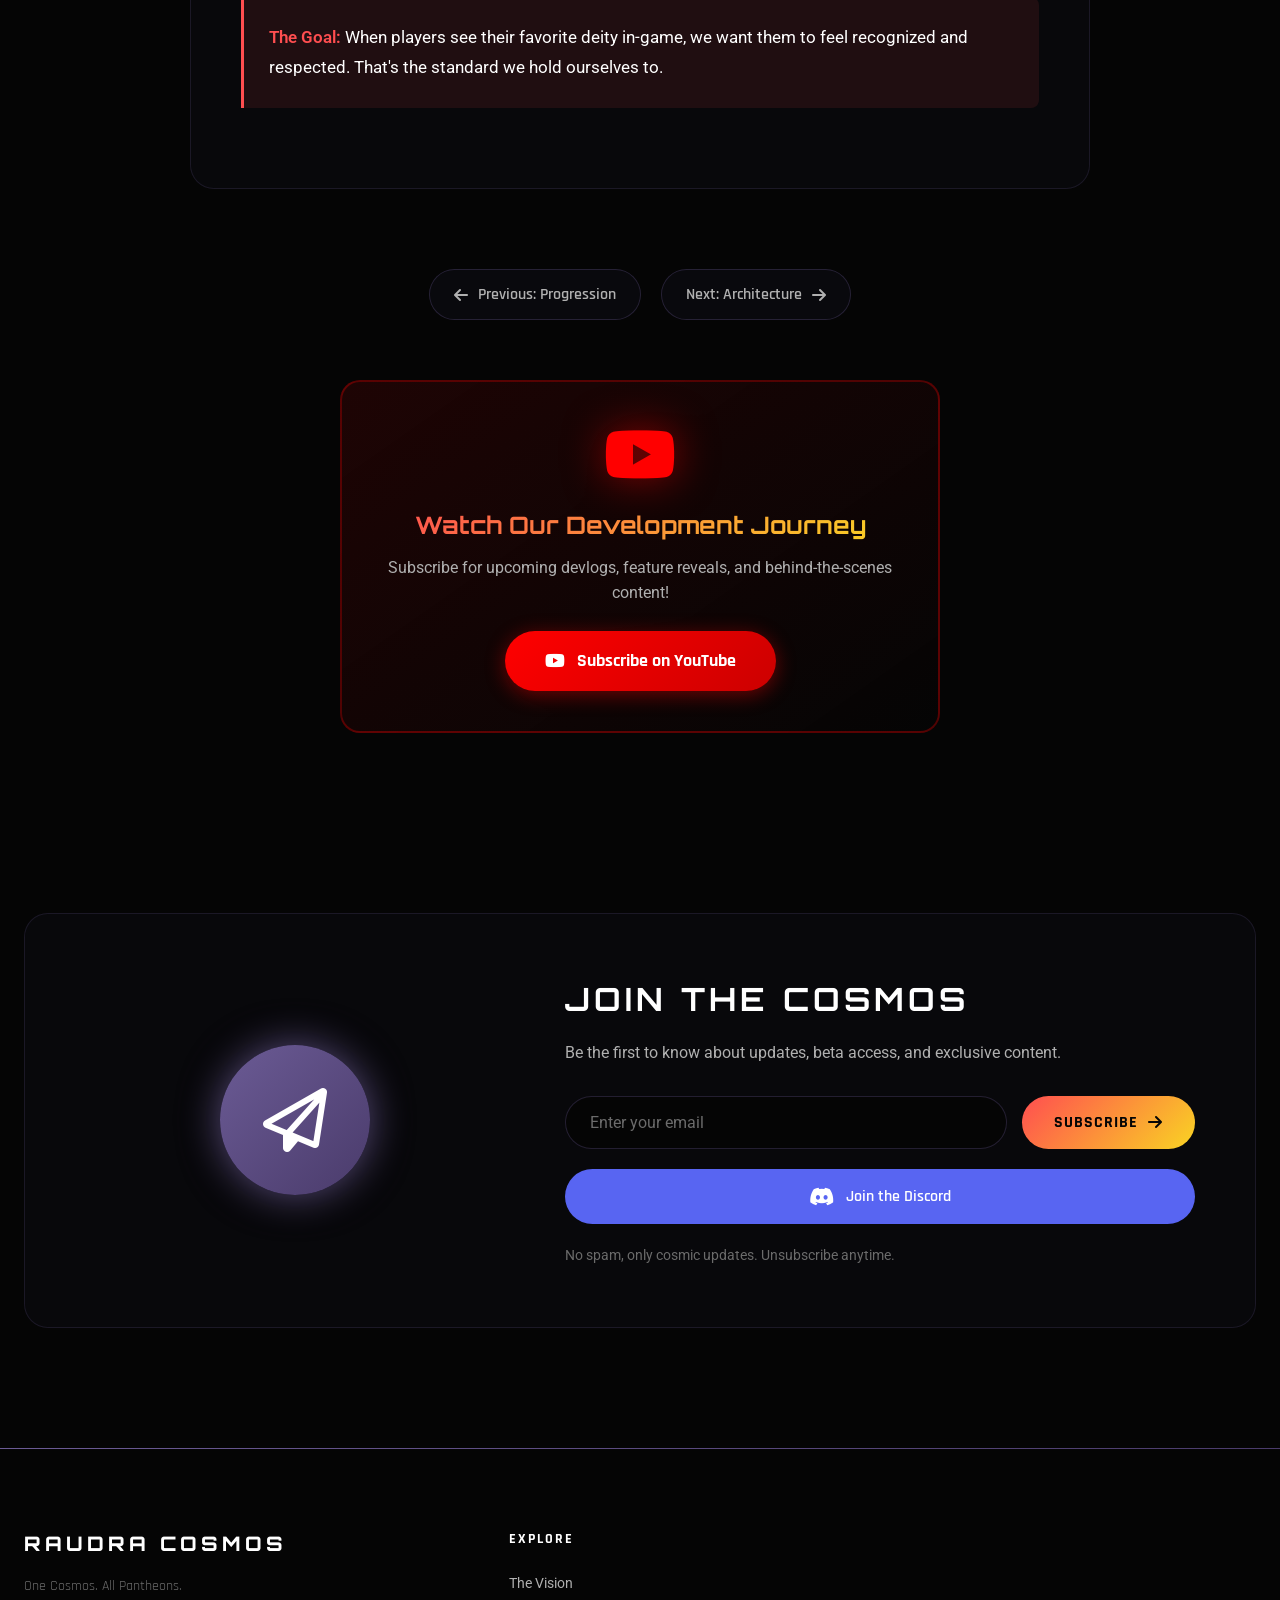
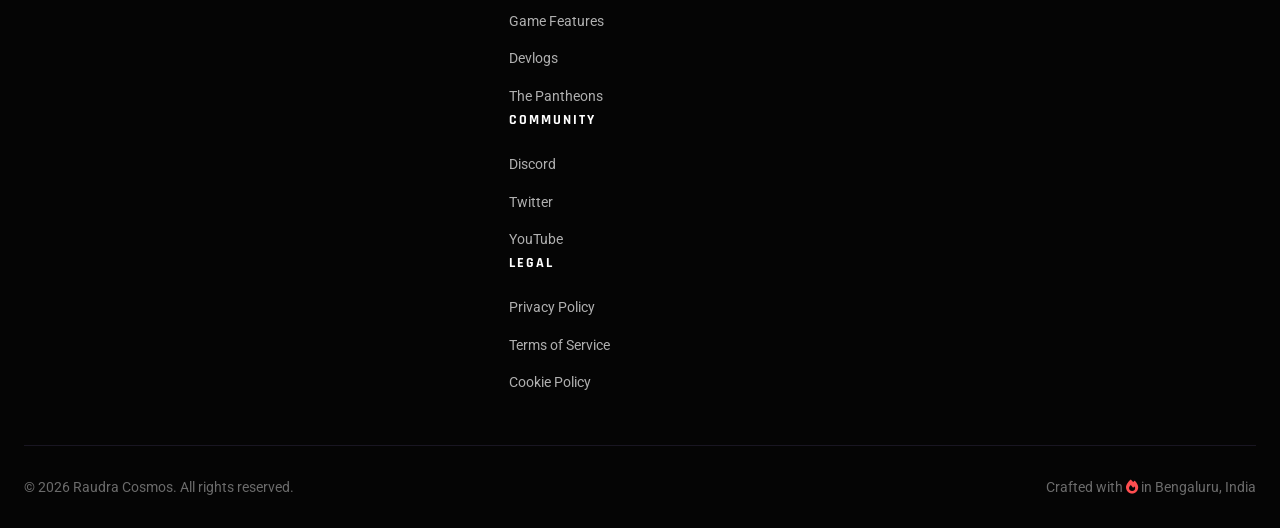
<file: devlogs/250-deities-pantheons.html>
<!DOCTYPE html>
<html lang="en">
<head>
    <meta charset="UTF-8">
    <meta name="viewport" content="width=device-width, initial-scale=1.0">
    <meta name="description" content="250 Deities from 7 Pantheons. The challenge of representing 7 cultures respectfully, designing our tier system, and creating meaningful elemental interactions.">
    <meta name="keywords" content="mythology, game design, pantheons, deities, cultural representation, game characters">
    <meta name="theme-color" content="#050505">
    <meta name="author" content="Raudra Cosmos Games">
    <link rel="canonical" href="https://raudracosmos.com/devlogs/250-deities-pantheons.html">

    <title>250 Deities from 7 Pantheons | Raudra Cosmos Devlog</title>

    <!-- Favicon -->
    <link rel="icon" type="image/png" href="../tab_icon.png" sizes="any">

    <!-- Google Fonts -->
    <link rel="preconnect" href="https://fonts.googleapis.com">
    <link rel="preconnect" href="https://fonts.gstatic.com" crossorigin>
    <link href="https://fonts.googleapis.com/css2?family=Orbitron:wght@400;500;600;700;800;900&family=Rajdhani:wght@300;400;500;600;700&family=Roboto:wght@300;400;500;700&display=swap" rel="stylesheet">

    <!-- Font Awesome -->
    <link rel="stylesheet" href="https://cdnjs.cloudflare.com/ajax/libs/font-awesome/6.5.1/css/all.min.css">

    <!-- Main Stylesheet -->
    <link rel="stylesheet" href="../style.css">

    <!-- Open Graph -->
    <meta property="og:type" content="article">
    <meta property="og:url" content="https://raudracosmos.com/devlogs/250-deities-pantheons.html">
    <meta property="og:title" content="250 Deities from 7 Pantheons">
    <meta property="og:description" content="The challenge of representing 7 cultures respectfully, designing our tier system, and creating meaningful elemental interactions.">
    <meta property="og:site_name" content="Raudra Cosmos">
    <meta property="article:published_time" content="2026-03-01">
    <meta property="article:author" content="Raudra Cosmos Games">

    <style>
        :root {
            --font-display: 'Orbitron', sans-serif;
            --font-heading: 'Rajdhani', sans-serif;
            --font-body: 'Roboto', sans-serif;
            --z-content: 10;
        }

        * {
            margin: 0;
            padding: 0;
            box-sizing: border-box;
        }

        body {
            position: relative;
            z-index: var(--z-content);
            overflow-x: hidden;
        }

        /* Simple, elegant navigation */
        .devlogs-nav {
            display: flex;
            justify-content: center;
            gap: 20px;
            padding: 15px 30px;
            position: sticky;
            top: 20px;
            z-index: 100;
            background: rgba(10, 10, 15, 0.7);
            backdrop-filter: blur(20px);
            border: 1px solid rgba(107, 91, 149, 0.3);
            border-radius: 50px;
            box-shadow: 0 10px 40px rgba(0, 0, 0, 0.3);
        }

        .devlogs-nav a {
            color: var(--text-secondary);
            text-decoration: none;
            font-family: var(--font-heading);
            font-weight: 600;
            transition: var(--transition-base);
            padding: 10px 20px;
            border-radius: 25px;
            display: flex;
            align-items: center;
            gap: 8px;
        }

        .devlogs-nav a:hover {
            background: rgba(107, 91, 149, 0.2);
            color: var(--fierce-orange);
        }

        /* Hero Section - Clean & Elegant */
        .blog-hero {
            text-align: center;
            padding: 140px 20px 100px;
            position: relative;
            z-index: var(--z-content);
        }

        .blog-meta {
            display: flex;
            justify-content: center;
            gap: 25px;
            margin-bottom: 30px;
            flex-wrap: wrap;
        }

        .blog-meta span {
            background: rgba(107, 91, 149, 0.15);
            border: 1px solid rgba(107, 91, 149, 0.3);
            padding: 10px 20px;
            border-radius: 30px;
            color: var(--cosmic-purple-light);
            font-size: 0.9rem;
            font-family: var(--font-heading);
            font-weight: 600;
            display: flex;
            align-items: center;
            gap: 8px;
            transition: var(--transition-base);
        }

        .blog-meta span:hover {
            background: rgba(107, 91, 149, 0.25);
            border-color: var(--fierce-orange);
            color: var(--fierce-orange);
        }

        .blog-title {
            font-family: var(--font-display);
            font-size: clamp(2rem, 5vw, 3rem);
            font-weight: 700;
            line-height: 1.2;
            letter-spacing: 2px;
            margin-bottom: 30px;
            color: var(--text-primary);
        }

        .hero-divider {
            display: flex;
            align-items: center;
            justify-content: center;
            gap: 15px;
        }

        .divider-line {
            width: 60px;
            height: 1px;
            background: var(--gradient-cosmic);
        }

        .divider-dot {
            width: 6px;
            height: 6px;
            background: var(--fierce-orange);
            border-radius: 50%;
            box-shadow: 0 0 10px var(--fierce-orange);
        }

        /* Content Card - Simple Glass Effect */
        .blog-content {
            max-width: 900px;
            margin: -40px auto 80px;
            padding: 50px;
            background: rgba(10, 10, 15, 0.6);
            border: 1px solid rgba(107, 91, 149, 0.2);
            border-radius: var(--radius-xl);
            position: relative;
            z-index: var(--z-content);
        }

        .blog-content h2 {
            font-family: var(--font-display);
            font-size: 1.8rem;
            font-weight: 700;
            letter-spacing: 2px;
            margin-top: 50px;
            margin-bottom: 20px;
            color: var(--fierce-orange);
        }

        .blog-content h3 {
            font-family: var(--font-heading);
            font-size: 1.3rem;
            font-weight: 600;
            color: var(--cosmic-purple-light);
            margin-top: 35px;
            margin-bottom: 15px;
        }

        .blog-content p {
            font-size: 1.05rem;
            line-height: 1.8;
            color: var(--text-secondary);
            margin-bottom: 20px;
        }

        .blog-content ul {
            margin: 20px 0;
            padding-left: 0;
            list-style: none;
        }

        .blog-content li {
            color: var(--text-secondary);
            margin-bottom: 12px;
            padding-left: 25px;
            position: relative;
            line-height: 1.7;
        }

        .blog-content li::before {
            content: '▸';
            position: absolute;
            left: 0;
            color: var(--fierce-orange);
        }

        .blog-content strong {
            color: var(--fierce-orange);
            font-weight: 600;
        }

        /* Highlight Box - Simple */
        .highlight-box {
            background: rgba(255, 78, 80, 0.1);
            border-left: 3px solid var(--fierce-orange);
            padding: 25px;
            margin: 30px 0;
            border-radius: 0 var(--radius-md) var(--radius-md) 0;
        }

        .highlight-box p {
            margin-bottom: 0;
            color: var(--text-primary);
        }

        /* Pantheon Grid - Custom Component */
        .pantheon-grid {
            display: grid;
            grid-template-columns: repeat(auto-fit, minmax(250px, 1fr));
            gap: 20px;
            margin: 30px 0;
        }

        .pantheon-card {
            background: rgba(107, 91, 149, 0.15);
            border: 1px solid rgba(107, 91, 149, 0.3);
            border-radius: var(--radius-md);
            padding: 20px;
            transition: var(--transition-base);
        }

        .pantheon-card:hover {
            background: rgba(107, 91, 149, 0.25);
            border-color: var(--fierce-orange);
        }

        .pantheon-card h4 {
            font-family: var(--font-display);
            color: var(--golden-amber);
            margin-bottom: 10px;
            font-size: 1rem;
        }

        .pantheon-card h4 i {
            margin-right: 8px;
            color: var(--fierce-orange);
        }

        .pantheon-card p {
            font-size: 0.9rem;
            margin: 0;
            color: var(--text-secondary);
            line-height: 1.5;
        }

        /* Blog Navigation */
        .blog-nav {
            display: flex;
            justify-content: center;
            gap: 20px;
            max-width: 600px;
            margin: 0 auto 60px;
            padding: 0 20px;
            position: relative;
            z-index: var(--z-content);
        }

        .blog-nav a {
            background: rgba(10, 10, 15, 0.8);
            border: 1px solid rgba(107, 91, 149, 0.3);
            color: var(--text-secondary);
            text-decoration: none;
            font-family: var(--font-heading);
            font-weight: 600;
            transition: var(--transition-base);
            display: flex;
            align-items: center;
            gap: 10px;
            padding: 12px 24px;
            border-radius: var(--radius-full);
        }

        .blog-nav a:hover {
            background: rgba(107, 91, 149, 0.2);
            border-color: var(--fierce-orange);
            color: var(--fierce-orange);
            transform: translateY(-2px);
        }

        /* Footer styling */
        .newsletter-discord {
            margin-top: 20px;
        }

        .discord-btn {
            display: inline-flex;
            align-items: center;
            justify-content: center;
            gap: 12px;
            width: 100%;
            padding: 14px 24px;
            background: #5865F2;
            border: 1px solid rgba(88, 101, 242, 0.3);
            border-radius: var(--radius-full);
            font-family: var(--font-heading);
            font-size: var(--text-base);
            font-weight: 600;
            color: var(--text-primary);
            text-decoration: none;
            transition: var(--transition-base);
        }

        .discord-btn:hover {
            background: #4752C4;
            border-color: rgba(88, 101, 242, 0.5);
            transform: translateY(-2px);
            box-shadow: 0 8px 25px rgba(88, 101, 242, 0.4);
        }

        @media (max-width: 768px) {
            .blog-hero {
                padding: 120px 20px 80px;
            }

            .blog-content {
                margin: 0 20px 60px;
                padding: 30px 25px;
                border-radius: var(--radius-lg);
            }

            .blog-nav {
                flex-direction: column;
            }

            .blog-meta {
                flex-direction: column;
                align-items: center;
                gap: 12px;
            }

            .pantheon-grid {
                grid-template-columns: 1fr;
            }
        }
    </style>
</head>
<body>
    <!-- Star Field Canvas Background -->
    <canvas id="starfield" class="starfield"></canvas>

    <!-- Nebula Overlay -->
    <div class="nebula-overlay">
        <div class="nebula nebula-1"></div>
        <div class="nebula nebula-2"></div>
        <div class="nebula nebula-3"></div>
    </div>

    <!-- Fixed Social Sidebar -->
    <aside class="social-sidebar" id="socialSidebar">
        <a href="https://discord.gg/wvvFtqftMvM" class="social-icon" data-tooltip="Discord" aria-label="Join our Discord" target="_blank" rel="noopener noreferrer">
            <i class="fa-brands fa-discord"></i>
        </a>
        <a href="https://x.com/RaudraCosmos" class="social-icon" data-tooltip="X (Twitter)" aria-label="Follow us on X" target="_blank" rel="noopener noreferrer">
            <i class="fa-brands fa-x-twitter"></i>
        </a>
        <a href="https://www.youtube.com/@RaudraCosmos" class="social-icon" data-tooltip="YouTube" aria-label="Subscribe on YouTube" target="_blank" rel="noopener noreferrer">
            <i class="fa-brands fa-youtube"></i>
        </a>
        <a href="https://www.linkedin.com/company/raudra-cosmos-games" class="social-icon" data-tooltip="LinkedIn" aria-label="Connect on LinkedIn" target="_blank" rel="noopener noreferrer">
            <i class="fa-brands fa-linkedin-in"></i>
        </a>
        <a href="https://www.instagram.com/raudracosmos/" class="social-icon" data-tooltip="Instagram" aria-label="Follow on Instagram" target="_blank" rel="noopener noreferrer">
            <i class="fa-brands fa-instagram"></i>
        </a>
        <a href="#" class="social-icon" data-tooltip="Facebook" aria-label="Like on Facebook" target="_blank" rel="noopener noreferrer">
            <i class="fa-brands fa-facebook-f"></i>
        </a>
    </aside>

    <!-- Mobile Social Bar -->
    <nav class="mobile-social-bar" id="mobileSocialBar">
        <a href="https://discord.gg/wvvFtqftMvM" class="mobile-social-icon" aria-label="Discord" target="_blank" rel="noopener noreferrer">
            <i class="fa-brands fa-discord"></i>
        </a>
        <a href="https://x.com/RaudraCosmos" class="mobile-social-icon" aria-label="X" target="_blank" rel="noopener noreferrer">
            <i class="fa-brands fa-x-twitter"></i>
        </a>
        <a href="https://www.youtube.com/@RaudraCosmos" class="mobile-social-icon" aria-label="YouTube" target="_blank" rel="noopener noreferrer">
            <i class="fa-brands fa-youtube"></i>
        </a>
        <a href="https://www.linkedin.com/company/raudra-cosmos-games" class="mobile-social-icon" aria-label="LinkedIn" target="_blank" rel="noopener noreferrer">
            <i class="fa-brands fa-linkedin-in"></i>
        </a>
        <a href="https://www.instagram.com/raudracosmos/" class="mobile-social-icon" aria-label="Instagram" target="_blank" rel="noopener noreferrer">
            <i class="fa-brands fa-instagram"></i>
        </a>
        <a href="#" class="mobile-social-icon" aria-label="Facebook" target="_blank" rel="noopener noreferrer">
            <i class="fa-brands fa-facebook-f"></i>
        </a>
    </nav>

    <!-- Main Content -->
    <main class="main-content">
        <nav class="devlogs-nav">
            <a href="../index.html"><i class="fa-solid fa-house"></i> Home</a>
            <a href="index.html"><i class="fa-solid fa-newspaper"></i> All Devlogs</a>
        </nav>

        <header class="blog-hero">
            <div class="blog-meta">
                <span><i class="fa-regular fa-calendar"></i> March 1, 2026</span>
                <span><i class="fa-regular fa-clock"></i> 4 min read</span>
                <span><i class="fa-solid fa-tag"></i> Design</span>
            </div>
            <h1 class="blog-title">250 Deities from 7 Pantheons</h1>
            <div class="hero-divider">
                <span class="divider-line"></span>
                <span class="divider-dot"></span>
                <span class="divider-line"></span>
            </div>
        </header>

        <article class="blog-content">
            <p>One of our biggest challenges - and proudest achievements - is representing 7 different cultural mythologies in one cohesive game. Here's how we approached bringing 250+ deities to life in Raudra Cosmos.</p>

            <h2>Our Approach to Cultural Representation</h2>
            <p>Bringing 250+ deities from 7 different mythologies into one game is a significant creative challenge. We've studied these mythological traditions extensively to understand what makes each pantheon unique - their elemental associations, divine powers, stories, and the relationships between deities.</p>

            <p>Each pantheon in Raudra Cosmos brings something distinct to the game, from the raw power of Norse thunder gods to the cosmic duality of Hindu deities. Our goal is to create balanced, engaging gameplay while honoring the source material that has inspired people for millennia.</p>

            <h2>The Seven Pantheons</h2>
            <p>Our 7 pantheons represent some of the world's richest mythological traditions:</p>

            <div class="pantheon-grid">
                <div class="pantheon-card">
                    <h4><i class="fa-solid fa-om"></i> Hindu (50+ Deities)</h4>
                    <p>Shiva, Vishnu, Durga, Ganesha, Kali - Elements: Cosmic, Lightning, Nature. Design: Capturing divine duality.</p>
                </div>
                <div class="pantheon-card">
                    <h4><i class="fa-solid fa-gavel"></i> Norse (40+ Deities)</h4>
                    <p>Thor, Odin, Loki, Freya, Tyr - Elements: Lightning, Ice, Dark. Design: Raw power and sacrifice.</p>
                </div>
                <div class="pantheon-card">
                    <h4><i class="fa-solid fa-sun"></i> Egyptian (35+ Deities)</h4>
                    <p>Ra, Anubis, Isis, Osiris, Thoth - Elements: Light, Fire, Earth. Design: Life, death, rebirth cycle.</p>
                </div>
                <div class="pantheon-card">
                    <h4><i class="fa-solid fa-bolt"></i> Greek (45+ Deities)</h4>
                    <p>Zeus, Hera, Athena, Apollo, Poseidon - Elements: Lightning, Water, Wind. Design: Archetypal heroes.</p>
                </div>
                <div class="pantheon-card">
                    <h4><i class="fa-solid fa-torii-gate"></i> Shinto (35+ Deities)</h4>
                    <p>Amaterasu, Susanoo, Tsukuyomi - Elements: Nature, Light, Water. Design: Harmony and kami spirits.</p>
                </div>
                <div class="pantheon-card">
                    <h4><i class="fa-solid fa-yin-yang"></i> Taoist (30+ Deities)</h4>
                    <p>Jade Emperor, Guan Yu, Nezha, Monkey King - Elements: Air, Mind, Chaos. Design: Balance and cultivation.</p>
                </div>
                <div class="pantheon-card">
                    <h4><i class="fa-solid fa-scroll"></i> Babylonian (25+ Deities)</h4>
                    <p>Marduk, Ishtar, Gilgamesh, Tiamat - Elements: Fire, Dark, Chaos. Design: Ancient might and epic tales.</p>
                </div>
            </div>

            <h2>Tier System Design</h2>
            <p>Our tier system tells players about rarity at a glance: <strong>UR, SSR, SR, R, Uncommon, Common</strong>. But rarity doesn't equal raw power - a well-built lower-tier team can defeat a poorly assembled high-tier one.</p>

            <p>Each tier has different characteristics:</p>
            <ul>
                <li><strong>Stat curves:</strong> Higher tiers have better base stats but diminishing returns</li>
                <li><strong>Skill potentials:</strong> More powerful abilities at higher tiers</li>
                <li><strong>Acquisition rates:</strong> Balanced to make every pull exciting</li>
            </ul>

            <div class="highlight-box">
                <p><strong>Design Philosophy:</strong> Collection goals exist for each tier. Pulling a UR feels exciting, but finding and building up an R deity can be just as satisfying.</p>
            </div>

            <h2>Elemental Strategy</h2>
            <p>With <strong>14 elements</strong>, we created a web of strengths and weaknesses that encourages strategic thinking:</p>
            <ul>
                <li>Fire beats Nature, Nature beats Water, Water beats Fire</li>
                <li>Lightning beats Wind, Wind beats Earth, Earth beats Lightning</li>
                <li>And many more interactions across 14 elements</li>
            </ul>

            <p>Some deities have multiple elements. Some have unique interactions. This depth is what keeps combat interesting after hundreds of battles.</p>

            <h2>Four Skills Per Deity</h2>
            <p>Every deity has four skills that reflect their mythology:</p>
            <ul>
                <li><strong>Passive:</strong> Always-active bonuses that define the deity's role</li>
                <li><strong>Skill 1:</strong> Basic combat ability - the bread and butter</li>
                <li><strong>Skill 2:</strong> Advanced tactical option - for key moments</li>
                <li><strong>Ultimate:</strong> Game-changing power move - the signature ability</li>
            </ul>

            <p>The mechanics serve the lore. Shiva's skills reflect destruction and rebirth. Thor's call down lightning. Thoth's manipulate knowledge and fate.</p>

            <h2>Bringing Deities to Life</h2>
            <p>Each deity in the game has four unique skills that reflect their mythology - from Shiva's destruction and rebirth themes to Thor's legendary thunder. The mechanics serve the lore, creating authentic gameplay experiences.</p>

            <p>We're currently working on the visual design for all 250+ deities. This is a massive undertaking, but seeing each deity come to life in the game is incredibly rewarding.</p>

            <div class="highlight-box">
                <p><strong>The Goal:</strong> When players see their favorite deity in-game, we want them to feel recognized and respected. That's the standard we hold ourselves to.</p>
            </div>
        </article>

        <div class="blog-nav">
            <a href="progression-systems.html"><i class="fa-solid fa-arrow-left"></i> Previous: Progression</a>
            <a href="clean-architecture-backend.html">Next: Architecture <i class="fa-solid fa-arrow-right"></i></a>
        </div>

        <!-- YouTube CTA Section -->
        <div class="youtube-cta-section">
            <div class="youtube-content">
                <i class="fa-brands fa-youtube youtube-large-icon"></i>
                <h3>Watch Our Development Journey</h3>
                <p>Subscribe for upcoming devlogs, feature reveals, and behind-the-scenes content!</p>
                <a href="https://www.youtube.com/@RaudraCosmos" class="cta-youtube-large" target="_blank" rel="noopener noreferrer">
                    <i class="fa-brands fa-youtube"></i>
                    <span class="cta-text">Subscribe on YouTube</span>
                    <span class="cta-glow"></span>
                </a>
            </div>
        </div>

        <!-- Newsletter Section with Discord -->
        <section class="newsletter" id="newsletter">
            <div class="container">
                <div class="newsletter-content">
                    <div class="newsletter-visual">
                        <div class="newsletter-icon">
                            <i class="fa-regular fa-paper-plane"></i>
                        </div>
                    </div>
                    <div class="newsletter-text">
                        <h2 class="newsletter-title">Join the Cosmos</h2>
                        <p class="newsletter-description">
                            Be the first to know about updates, beta access, and exclusive content.
                        </p>
                        <form class="newsletter-form" id="newsletterForm">
                            <div class="form-group">
                                <input type="email" name="email" id="subscribeEmail" placeholder="Enter your email" required class="form-input">
                                <button type="submit" class="form-submit">
                                    <span>Subscribe</span>
                                    <i class="fa-solid fa-arrow-right"></i>
                                </button>
                            </div>
                        </form>
                        <div class="newsletter-discord">
                            <a href="https://discord.gg/wvvFtqftMvM" class="discord-btn" target="_blank">
                                <i class="fa-brands fa-discord"></i>
                                <span>Join the Discord</span>
                            </a>
                        </div>
                        <p class="newsletter-note">No spam, only cosmic updates. Unsubscribe anytime.</p>
                    </div>
                </div>
            </div>
        </section>
    </main>

    <!-- Footer -->
    <footer class="footer">
        <div class="footer-bg">
            <div class="footer-line"></div>
        </div>
        <div class="container">
            <div class="footer-content">
                <div class="footer-brand">
                    <h3 class="footer-logo">RAUDRA COSMOS</h3>
                    <p class="footer-tagline">One Cosmos. All Pantheons.</p>
                </div>
                <div class="footer-links">
                    <div class="footer-column">
                        <h4 class="footer-heading">Explore</h4>
                        <ul class="footer-nav">
                            <li><a href="../index.html#about">The Vision</a></li>
                            <li><a href="../index.html#gameFeatures">Game Features</a></li>
                            <li><a href="index.html">Devlogs</a></li>
                            <li><a href="../pantheons.html">The Pantheons</a></li>
                        </ul>
                    </div>
                    <div class="footer-column">
                        <h4 class="footer-heading">Community</h4>
                        <ul class="footer-nav">
                            <li><a href="https://discord.gg/wvvFtqftMvM" target="_blank" rel="noopener noreferrer">Discord</a></li>
                            <li><a href="https://x.com/RaudraCosmos" target="_blank" rel="noopener noreferrer">Twitter</a></li>
                            <li><a href="https://www.youtube.com/@RaudraCosmos" target="_blank" rel="noopener noreferrer">YouTube</a></li>
                        </ul>
                    </div>
                    <div class="footer-column">
                        <h4 class="footer-heading">Legal</h4>
                        <ul class="footer-nav">
                            <li><a href="#">Privacy Policy</a></li>
                            <li><a href="#">Terms of Service</a></li>
                            <li><a href="#">Cookie Policy</a></li>
                        </ul>
                    </div>
                </div>
            </div>
            <div class="footer-bottom">
                <p class="footer-copyright">
                    © 2026 Raudra Cosmos. All rights reserved.
                </p>
                <p class="footer-made">
                    Crafted with <span class="heart"><i class="fa-solid fa-fire"></i></span> in Bengaluru, India
                </p>
            </div>
        </div>
    </footer>

    <!-- Scripts -->
    <script src="../script.js"></script>
</body>
</html>
</file>
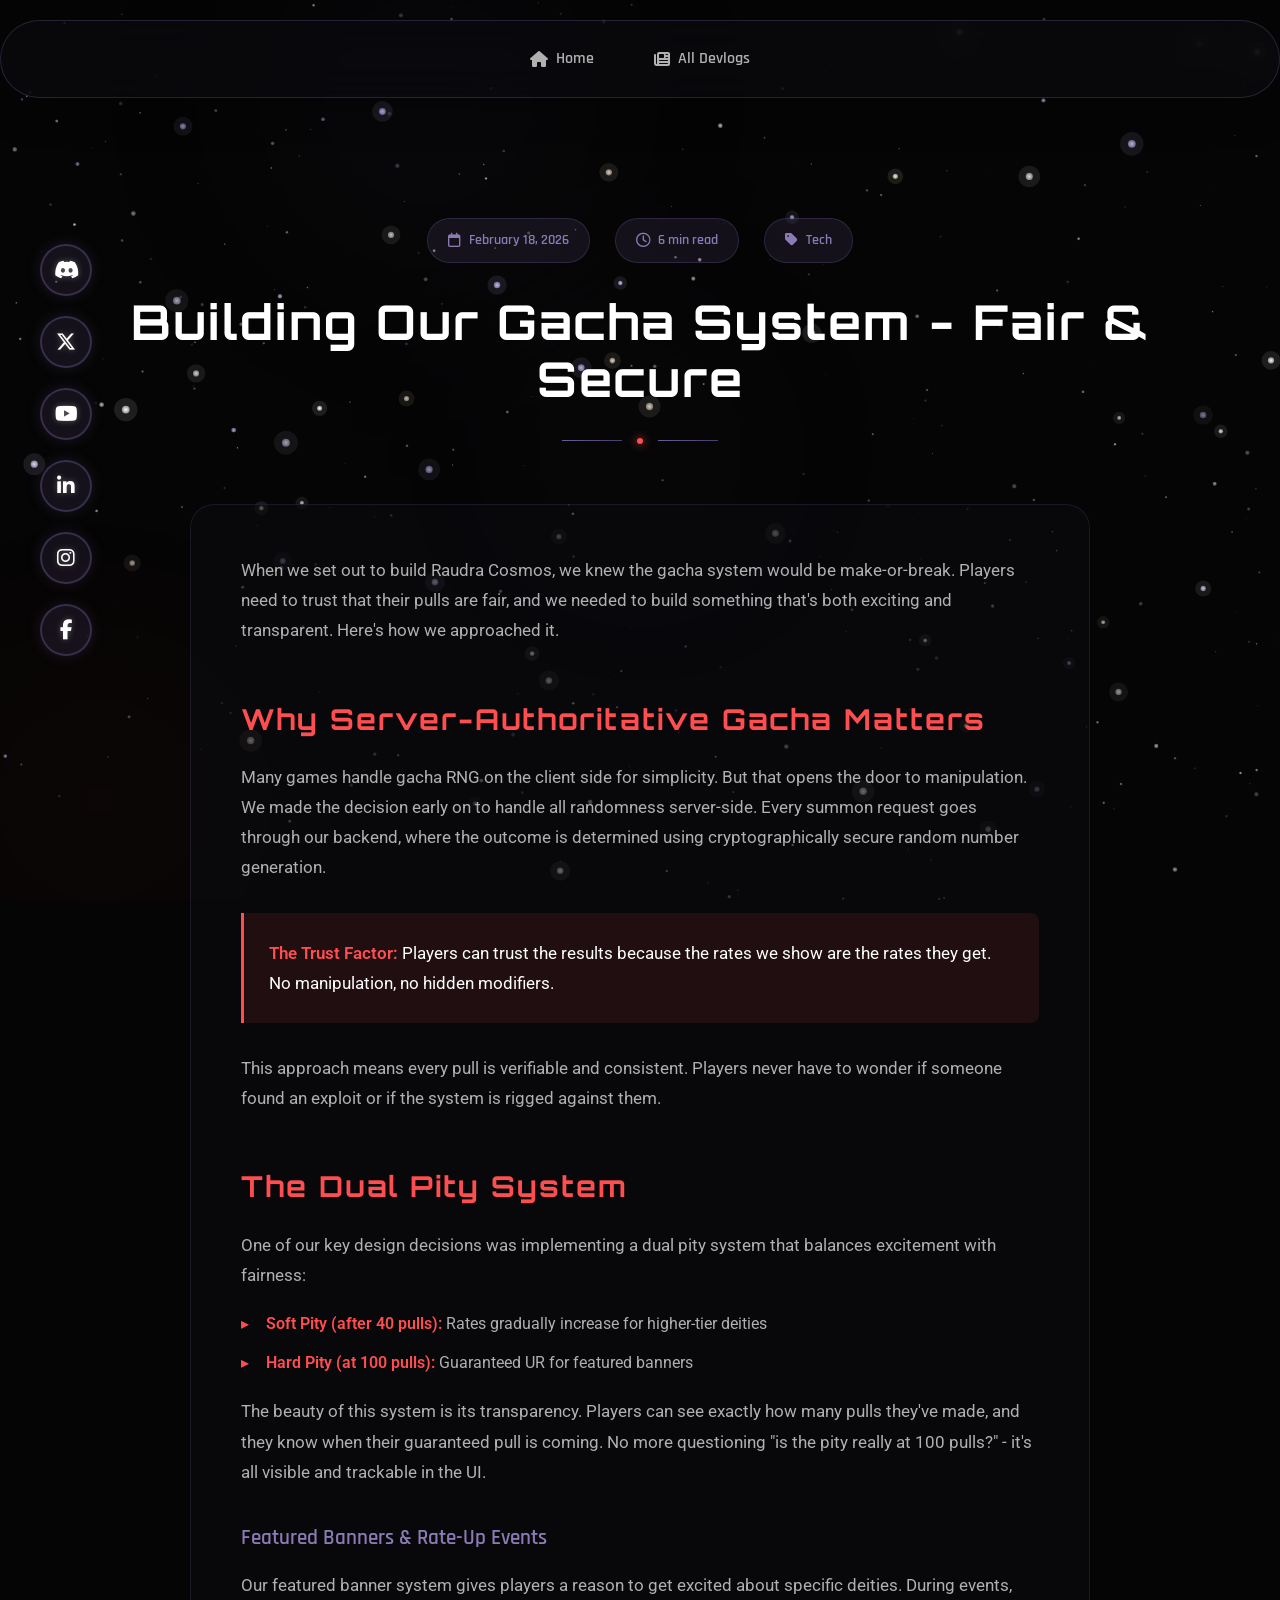
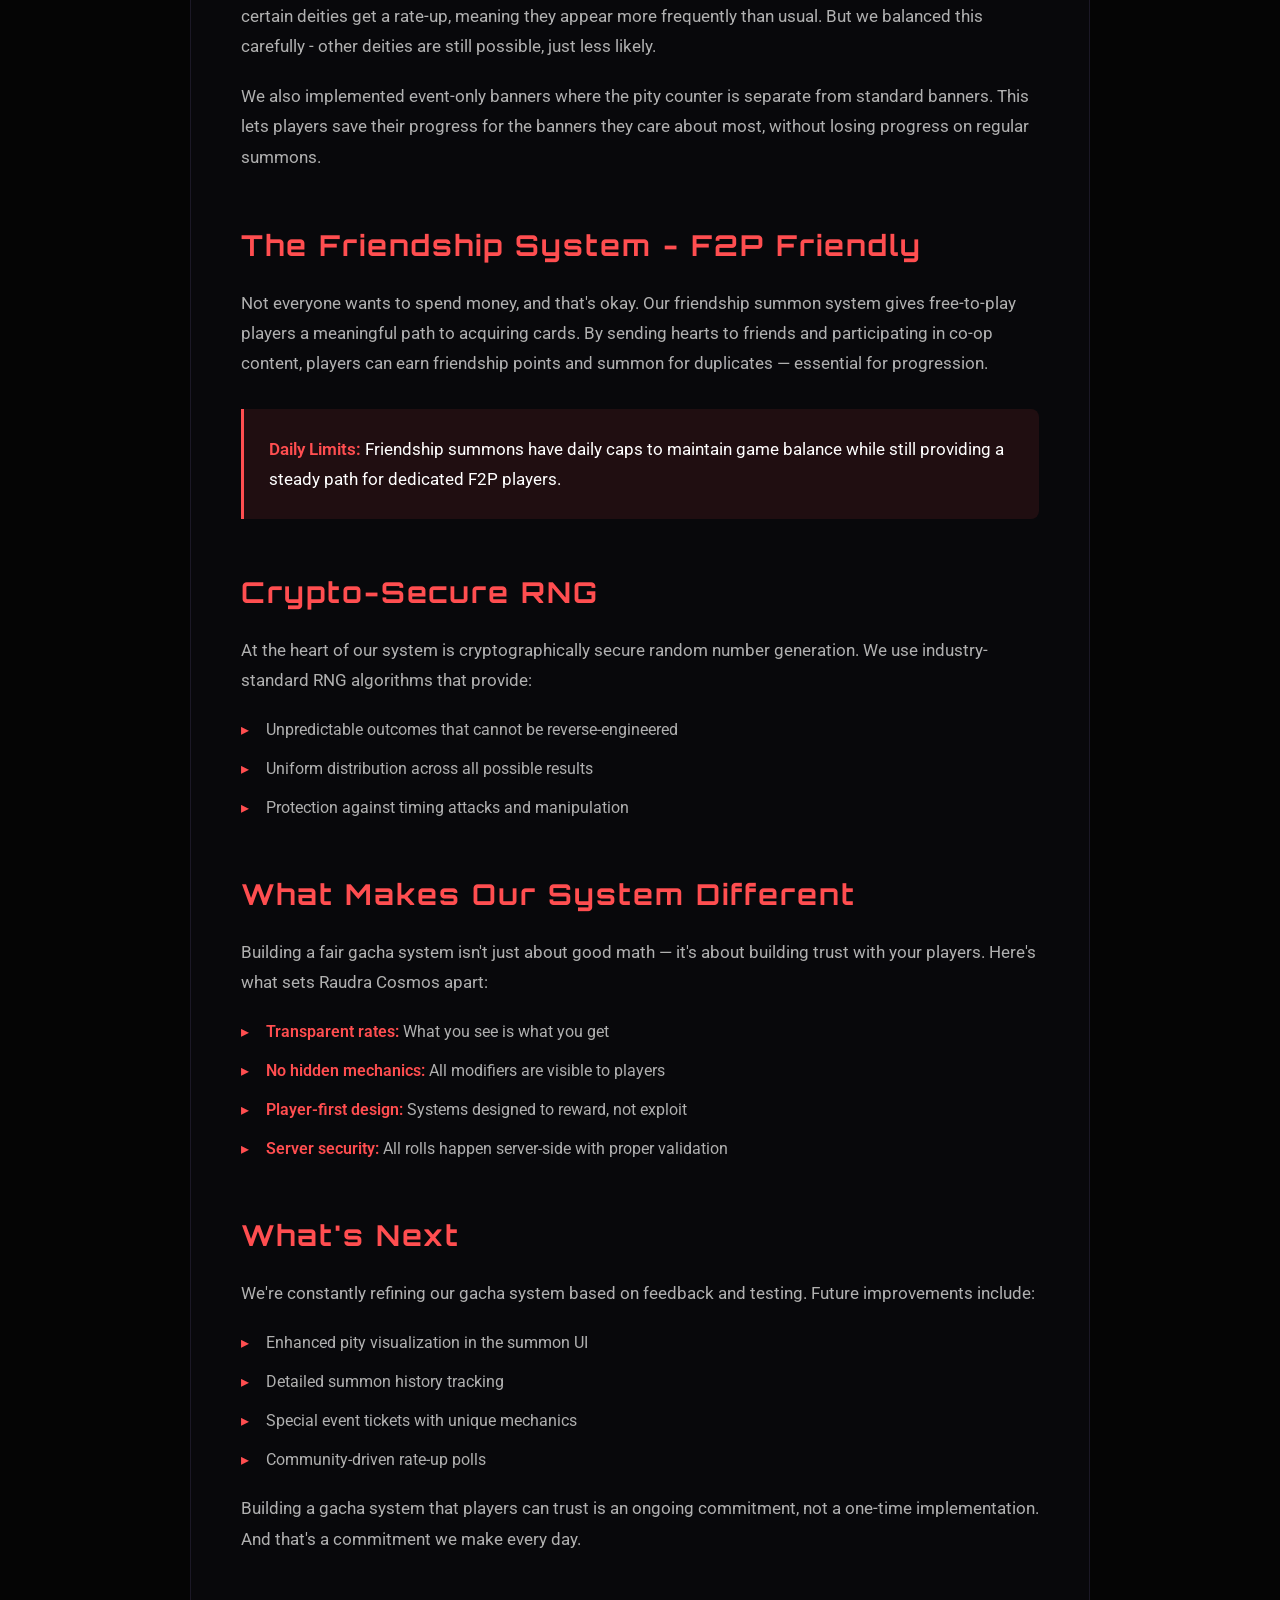
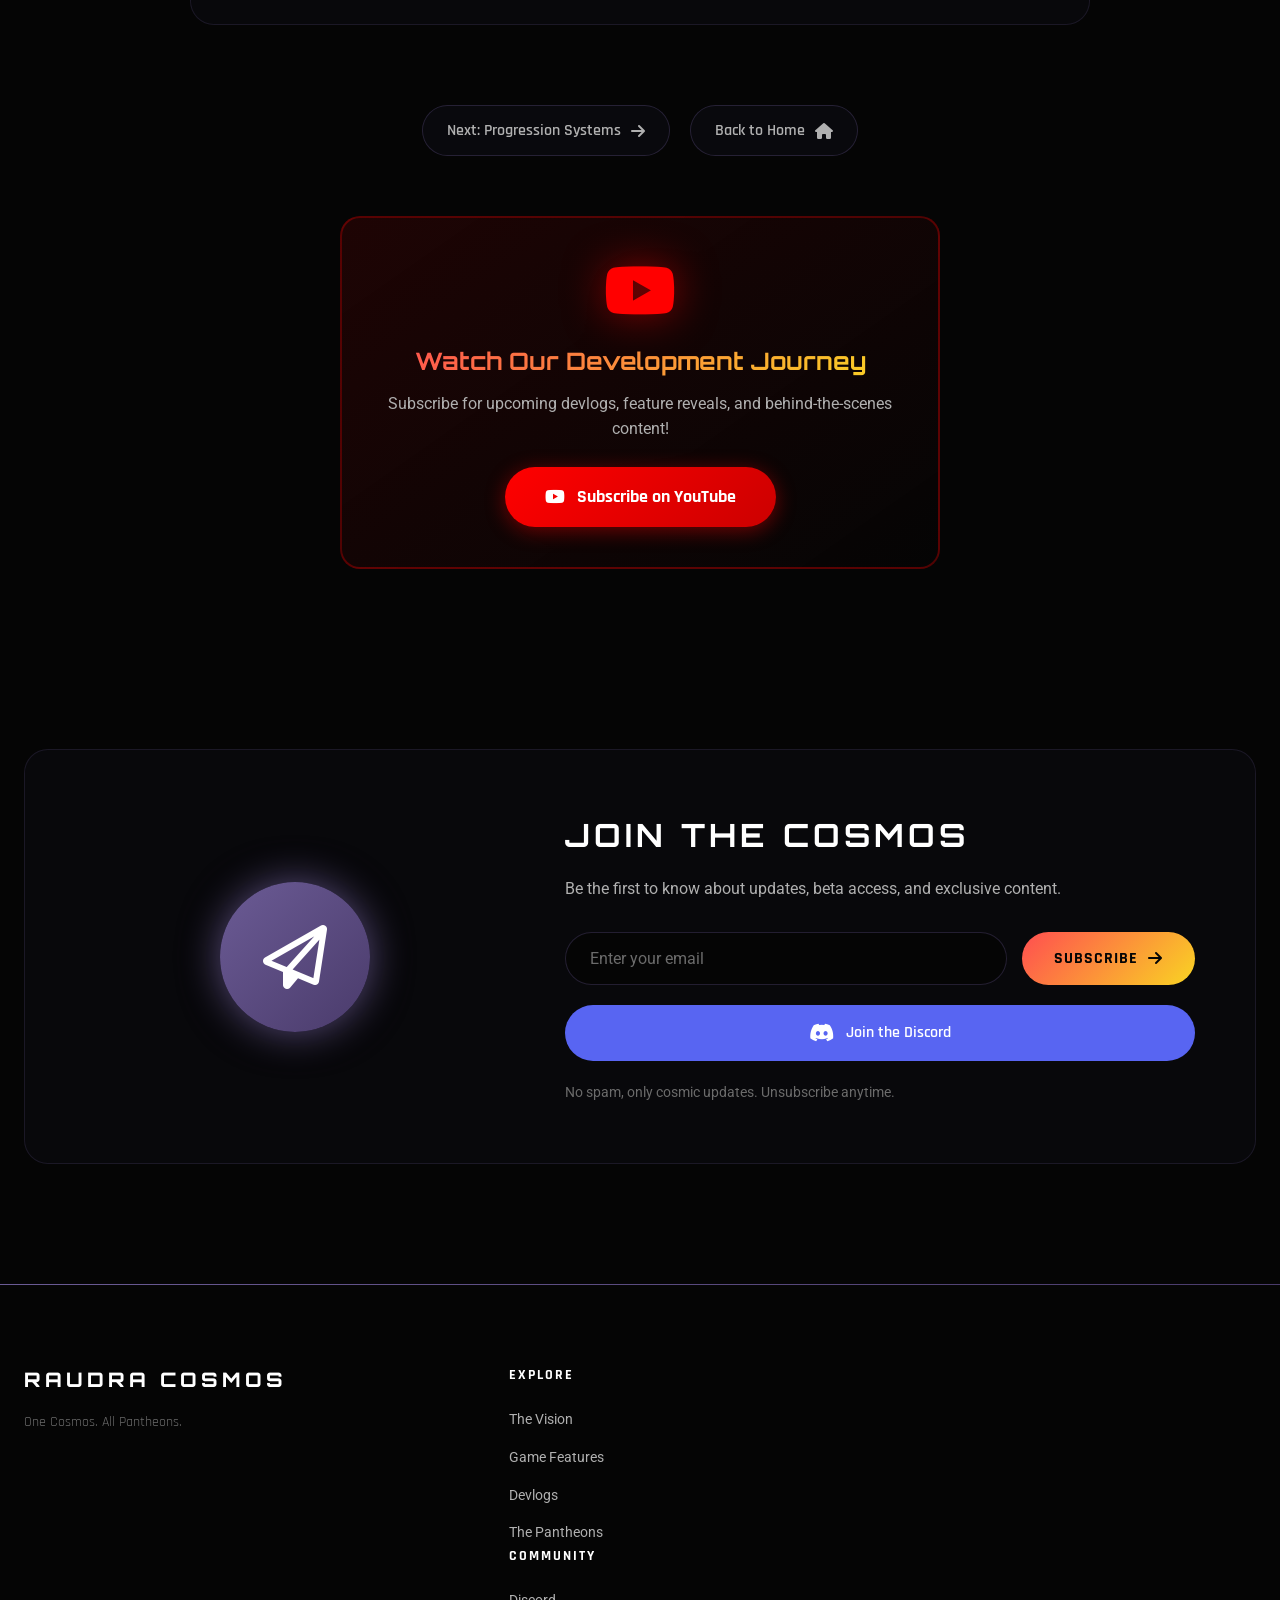
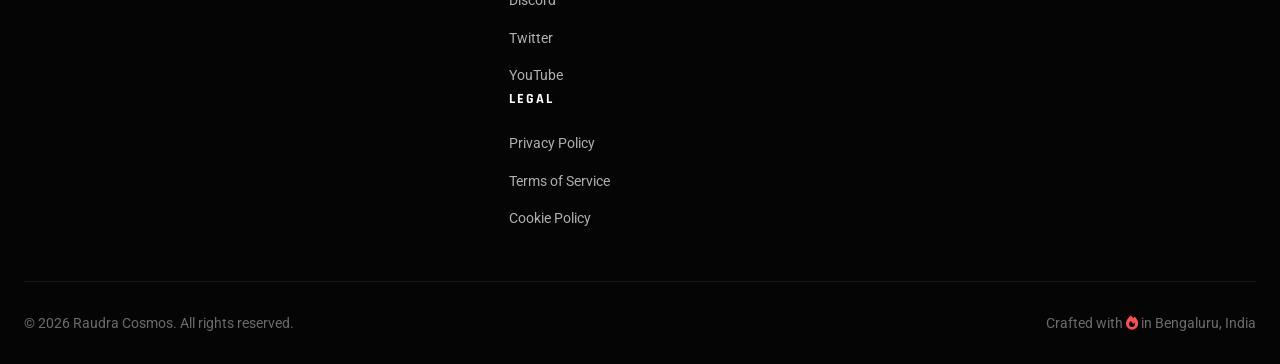
<file: devlogs/building-gacha-system.html>
<!DOCTYPE html>
<html lang="en">
<head>
    <meta charset="UTF-8">
    <meta name="viewport" content="width=device-width, initial-scale=1.0">
    <meta name="description" content="Building Our Gacha System - Fair & Secure. Why server-authoritative gacha matters, crypto-secure RNG, and designing a dual pity system that players can trust.">
    <meta name="keywords" content="gacha system, game development, RNG, pity system, fair gacha, server-authoritative">
    <meta name="theme-color" content="#050505">
    <meta name="author" content="Raudra Cosmos Games">
    <link rel="canonical" href="https://raudracosmos.com/devlogs/building-gacha-system.html">

    <title>Building Our Gacha System - Fair & Secure | Raudra Cosmos Devlog</title>

    <!-- Favicon -->
    <link rel="icon" type="image/png" href="../tab_icon.png" sizes="any">

    <!-- Google Fonts -->
    <link rel="preconnect" href="https://fonts.googleapis.com">
    <link rel="preconnect" href="https://fonts.gstatic.com" crossorigin>
    <link href="https://fonts.googleapis.com/css2?family=Orbitron:wght@400;500;600;700;800;900&family=Rajdhani:wght@300;400;500;600;700&family=Roboto:wght@300;400;500;700&display=swap" rel="stylesheet">

    <!-- Font Awesome -->
    <link rel="stylesheet" href="https://cdnjs.cloudflare.com/ajax/libs/font-awesome/6.5.1/css/all.min.css">

    <!-- Main Stylesheet -->
    <link rel="stylesheet" href="../style.css">

    <!-- Open Graph -->
    <meta property="og:type" content="article">
    <meta property="og:url" content="https://raudracosmos.com/devlogs/building-gacha-system.html">
    <meta property="og:title" content="Building Our Gacha System - Fair & Secure">
    <meta property="og:description" content="Why server-authoritative gacha matters, crypto-secure RNG, and designing a dual pity system that players can trust.">
    <meta property="og:site_name" content="Raudra Cosmos">
    <meta property="article:published_time" content="2026-02-18">
    <meta property="article:author" content="Raudra Cosmos Games">

    <style>
        :root {
            --font-display: 'Orbitron', sans-serif;
            --font-heading: 'Rajdhani', sans-serif;
            --font-body: 'Roboto', sans-serif;
            --z-content: 10;
        }

        * {
            margin: 0;
            padding: 0;
            box-sizing: border-box;
        }

        body {
            position: relative;
            z-index: var(--z-content);
            overflow-x: hidden;
        }

        /* Simple, elegant navigation */
        .devlogs-nav {
            display: flex;
            justify-content: center;
            gap: 20px;
            padding: 15px 30px;
            position: sticky;
            top: 20px;
            z-index: 100;
            background: rgba(10, 10, 15, 0.7);
            backdrop-filter: blur(20px);
            border: 1px solid rgba(107, 91, 149, 0.3);
            border-radius: 50px;
            box-shadow: 0 10px 40px rgba(0, 0, 0, 0.3);
        }

        .devlogs-nav a {
            color: var(--text-secondary);
            text-decoration: none;
            font-family: var(--font-heading);
            font-weight: 600;
            transition: var(--transition-base);
            padding: 10px 20px;
            border-radius: 25px;
            display: flex;
            align-items: center;
            gap: 8px;
        }

        .devlogs-nav a:hover {
            background: rgba(107, 91, 149, 0.2);
            color: var(--fierce-orange);
        }

        /* Hero Section - Clean & Elegant */
        .blog-hero {
            text-align: center;
            padding: 140px 20px 100px;
            position: relative;
            z-index: var(--z-content);
        }

        .blog-meta {
            display: flex;
            justify-content: center;
            gap: 25px;
            margin-bottom: 30px;
            flex-wrap: wrap;
        }

        .blog-meta span {
            background: rgba(107, 91, 149, 0.15);
            border: 1px solid rgba(107, 91, 149, 0.3);
            padding: 10px 20px;
            border-radius: 30px;
            color: var(--cosmic-purple-light);
            font-size: 0.9rem;
            font-family: var(--font-heading);
            font-weight: 600;
            display: flex;
            align-items: center;
            gap: 8px;
            transition: var(--transition-base);
        }

        .blog-meta span:hover {
            background: rgba(107, 91, 149, 0.25);
            border-color: var(--fierce-orange);
            color: var(--fierce-orange);
        }

        .blog-title {
            font-family: var(--font-display);
            font-size: clamp(2rem, 5vw, 3rem);
            font-weight: 700;
            line-height: 1.2;
            letter-spacing: 2px;
            margin-bottom: 30px;
            color: var(--text-primary);
        }

        .hero-divider {
            display: flex;
            align-items: center;
            justify-content: center;
            gap: 15px;
        }

        .divider-line {
            width: 60px;
            height: 1px;
            background: var(--gradient-cosmic);
        }

        .divider-dot {
            width: 6px;
            height: 6px;
            background: var(--fierce-orange);
            border-radius: 50%;
            box-shadow: 0 0 10px var(--fierce-orange);
        }

        /* Content Card - Simple Glass Effect */
        .blog-content {
            max-width: 900px;
            margin: -40px auto 80px;
            padding: 50px;
            background: rgba(10, 10, 15, 0.6);
            border: 1px solid rgba(107, 91, 149, 0.2);
            border-radius: var(--radius-xl);
            position: relative;
            z-index: var(--z-content);
        }

        .blog-content h2 {
            font-family: var(--font-display);
            font-size: 1.8rem;
            font-weight: 700;
            letter-spacing: 2px;
            margin-top: 50px;
            margin-bottom: 20px;
            color: var(--fierce-orange);
        }

        .blog-content h3 {
            font-family: var(--font-heading);
            font-size: 1.3rem;
            font-weight: 600;
            color: var(--cosmic-purple-light);
            margin-top: 35px;
            margin-bottom: 15px;
        }

        .blog-content p {
            font-size: 1.05rem;
            line-height: 1.8;
            color: var(--text-secondary);
            margin-bottom: 20px;
        }

        .blog-content ul {
            margin: 20px 0;
            padding-left: 0;
            list-style: none;
        }

        .blog-content li {
            color: var(--text-secondary);
            margin-bottom: 12px;
            padding-left: 25px;
            position: relative;
            line-height: 1.7;
        }

        .blog-content li::before {
            content: '▸';
            position: absolute;
            left: 0;
            color: var(--fierce-orange);
        }

        .blog-content strong {
            color: var(--fierce-orange);
            font-weight: 600;
        }

        /* Highlight Box - Simple */
        .highlight-box {
            background: rgba(255, 78, 80, 0.1);
            border-left: 3px solid var(--fierce-orange);
            padding: 25px;
            margin: 30px 0;
            border-radius: 0 var(--radius-md) var(--radius-md) 0;
        }

        .highlight-box p {
            margin-bottom: 0;
            color: var(--text-primary);
        }

        /* Blog Navigation */
        .blog-nav {
            display: flex;
            justify-content: center;
            gap: 20px;
            max-width: 600px;
            margin: 0 auto 60px;
            padding: 0 20px;
            position: relative;
            z-index: var(--z-content);
        }

        .blog-nav a {
            background: rgba(10, 10, 15, 0.8);
            border: 1px solid rgba(107, 91, 149, 0.3);
            color: var(--text-secondary);
            text-decoration: none;
            font-family: var(--font-heading);
            font-weight: 600;
            transition: var(--transition-base);
            display: flex;
            align-items: center;
            gap: 10px;
            padding: 12px 24px;
            border-radius: var(--radius-full);
        }

        .blog-nav a:hover {
            background: rgba(107, 91, 149, 0.2);
            border-color: var(--fierce-orange);
            color: var(--fierce-orange);
            transform: translateY(-2px);
        }

        /* Footer styling */
        .newsletter-discord {
            margin-top: 20px;
        }

        .discord-btn {
            display: inline-flex;
            align-items: center;
            justify-content: center;
            gap: 12px;
            width: 100%;
            padding: 14px 24px;
            background: #5865F2;
            border: 1px solid rgba(88, 101, 242, 0.3);
            border-radius: var(--radius-full);
            font-family: var(--font-heading);
            font-size: var(--text-base);
            font-weight: 600;
            color: var(--text-primary);
            text-decoration: none;
            transition: var(--transition-base);
        }

        .discord-btn:hover {
            background: #4752C4;
            border-color: rgba(88, 101, 242, 0.5);
            transform: translateY(-2px);
            box-shadow: 0 8px 25px rgba(88, 101, 242, 0.4);
        }

        @media (max-width: 768px) {
            .blog-hero {
                padding: 120px 20px 80px;
            }

            .blog-content {
                margin: 0 20px 60px;
                padding: 30px 25px;
                border-radius: var(--radius-lg);
            }

            .blog-nav {
                flex-direction: column;
            }

            .blog-meta {
                flex-direction: column;
                align-items: center;
                gap: 12px;
            }
        }
    </style>
</head>
<body>
    <!-- Star Field Canvas Background -->
    <canvas id="starfield" class="starfield"></canvas>

    <!-- Nebula Overlay -->
    <div class="nebula-overlay">
        <div class="nebula nebula-1"></div>
        <div class="nebula nebula-2"></div>
        <div class="nebula nebula-3"></div>
    </div>

    <!-- Fixed Social Sidebar -->
    <aside class="social-sidebar" id="socialSidebar">
        <a href="https://discord.gg/wvvFtqftMvM" class="social-icon" data-tooltip="Discord" aria-label="Join our Discord" target="_blank" rel="noopener noreferrer">
            <i class="fa-brands fa-discord"></i>
        </a>
        <a href="https://x.com/RaudraCosmos" class="social-icon" data-tooltip="X (Twitter)" aria-label="Follow us on X" target="_blank" rel="noopener noreferrer">
            <i class="fa-brands fa-x-twitter"></i>
        </a>
        <a href="https://www.youtube.com/@RaudraCosmos" class="social-icon" data-tooltip="YouTube" aria-label="Subscribe on YouTube" target="_blank" rel="noopener noreferrer">
            <i class="fa-brands fa-youtube"></i>
        </a>
        <a href="https://www.linkedin.com/company/raudra-cosmos-games" class="social-icon" data-tooltip="LinkedIn" aria-label="Connect on LinkedIn" target="_blank" rel="noopener noreferrer">
            <i class="fa-brands fa-linkedin-in"></i>
        </a>
        <a href="https://www.instagram.com/raudracosmos/" class="social-icon" data-tooltip="Instagram" aria-label="Follow on Instagram" target="_blank" rel="noopener noreferrer">
            <i class="fa-brands fa-instagram"></i>
        </a>
        <a href="#" class="social-icon" data-tooltip="Facebook" aria-label="Like on Facebook" target="_blank" rel="noopener noreferrer">
            <i class="fa-brands fa-facebook-f"></i>
        </a>
    </aside>

    <!-- Mobile Social Bar -->
    <nav class="mobile-social-bar" id="mobileSocialBar">
        <a href="https://discord.gg/wvvFtqftMvM" class="mobile-social-icon" aria-label="Discord" target="_blank" rel="noopener noreferrer">
            <i class="fa-brands fa-discord"></i>
        </a>
        <a href="https://x.com/RaudraCosmos" class="mobile-social-icon" aria-label="X" target="_blank" rel="noopener noreferrer">
            <i class="fa-brands fa-x-twitter"></i>
        </a>
        <a href="https://www.youtube.com/@RaudraCosmos" class="mobile-social-icon" aria-label="YouTube" target="_blank" rel="noopener noreferrer">
            <i class="fa-brands fa-youtube"></i>
        </a>
        <a href="https://www.linkedin.com/company/raudra-cosmos-games" class="mobile-social-icon" aria-label="LinkedIn" target="_blank" rel="noopener noreferrer">
            <i class="fa-brands fa-linkedin-in"></i>
        </a>
        <a href="https://www.instagram.com/raudracosmos/" class="mobile-social-icon" aria-label="Instagram" target="_blank" rel="noopener noreferrer">
            <i class="fa-brands fa-instagram"></i>
        </a>
        <a href="#" class="mobile-social-icon" aria-label="Facebook" target="_blank" rel="noopener noreferrer">
            <i class="fa-brands fa-facebook-f"></i>
        </a>
    </nav>

    <!-- Main Content -->
    <main class="main-content">
        <nav class="devlogs-nav">
            <a href="../index.html"><i class="fa-solid fa-house"></i> Home</a>
            <a href="index.html"><i class="fa-solid fa-newspaper"></i> All Devlogs</a>
        </nav>

        <header class="blog-hero">
            <div class="blog-meta">
                <span><i class="fa-regular fa-calendar"></i> February 18, 2026</span>
                <span><i class="fa-regular fa-clock"></i> 6 min read</span>
                <span><i class="fa-solid fa-tag"></i> Tech</span>
            </div>
            <h1 class="blog-title">Building Our Gacha System - Fair & Secure</h1>
            <div class="hero-divider">
                <span class="divider-line"></span>
                <span class="divider-dot"></span>
                <span class="divider-line"></span>
            </div>
        </header>

        <article class="blog-content">
            <p>When we set out to build Raudra Cosmos, we knew the gacha system would be make-or-break. Players need to trust that their pulls are fair, and we needed to build something that's both exciting and transparent. Here's how we approached it.</p>

            <h2>Why Server-Authoritative Gacha Matters</h2>
            <p>Many games handle gacha RNG on the client side for simplicity. But that opens the door to manipulation. We made the decision early on to handle all randomness server-side. Every summon request goes through our backend, where the outcome is determined using cryptographically secure random number generation.</p>

            <div class="highlight-box">
                <p><strong>The Trust Factor:</strong> Players can trust the results because the rates we show are the rates they get. No manipulation, no hidden modifiers.</p>
            </div>

            <p>This approach means every pull is verifiable and consistent. Players never have to wonder if someone found an exploit or if the system is rigged against them.</p>

            <h2>The Dual Pity System</h2>
            <p>One of our key design decisions was implementing a dual pity system that balances excitement with fairness:</p>
            <ul>
                <li><strong>Soft Pity (after 40 pulls):</strong> Rates gradually increase for higher-tier deities</li>
                <li><strong>Hard Pity (at 100 pulls):</strong> Guaranteed UR for featured banners</li>
            </ul>

            <p>The beauty of this system is its transparency. Players can see exactly how many pulls they've made, and they know when their guaranteed pull is coming. No more questioning "is the pity really at 100 pulls?" - it's all visible and trackable in the UI.</p>

            <h3>Featured Banners & Rate-Up Events</h3>
            <p>Our featured banner system gives players a reason to get excited about specific deities. During events, certain deities get a rate-up, meaning they appear more frequently than usual. But we balanced this carefully - other deities are still possible, just less likely.</p>

            <p>We also implemented event-only banners where the pity counter is separate from standard banners. This lets players save their progress for the banners they care about most, without losing progress on regular summons.</p>

            <h2>The Friendship System - F2P Friendly</h2>
            <p>Not everyone wants to spend money, and that's okay. Our friendship summon system gives free-to-play players a meaningful path to acquiring cards. By sending hearts to friends and participating in co-op content, players can earn friendship points and summon for duplicates — essential for progression.</p>

            <div class="highlight-box">
                <p><strong>Daily Limits:</strong> Friendship summons have daily caps to maintain game balance while still providing a steady path for dedicated F2P players.</p>
            </div>

            <h2>Crypto-Secure RNG</h2>
            <p>At the heart of our system is cryptographically secure random number generation. We use industry-standard RNG algorithms that provide:</p>
            <ul>
                <li>Unpredictable outcomes that cannot be reverse-engineered</li>
                <li>Uniform distribution across all possible results</li>
                <li>Protection against timing attacks and manipulation</li>
            </ul>

            <h2>What Makes Our System Different</h2>
            <p>Building a fair gacha system isn't just about good math — it's about building trust with your players. Here's what sets Raudra Cosmos apart:</p>
            <ul>
                <li><strong>Transparent rates:</strong> What you see is what you get</li>
                <li><strong>No hidden mechanics:</strong> All modifiers are visible to players</li>
                <li><strong>Player-first design:</strong> Systems designed to reward, not exploit</li>
                <li><strong>Server security:</strong> All rolls happen server-side with proper validation</li>
            </ul>

            <h2>What's Next</h2>
            <p>We're constantly refining our gacha system based on feedback and testing. Future improvements include:</p>
            <ul>
                <li>Enhanced pity visualization in the summon UI</li>
                <li>Detailed summon history tracking</li>
                <li>Special event tickets with unique mechanics</li>
                <li>Community-driven rate-up polls</li>
            </ul>

            <p>Building a gacha system that players can trust is an ongoing commitment, not a one-time implementation. And that's a commitment we make every day.</p>
        </article>

        <div class="blog-nav">
            <a href="progression-systems.html">Next: Progression Systems <i class="fa-solid fa-arrow-right"></i></a>
            <a href="../index.html">Back to Home <i class="fa-solid fa-house"></i></a>
        </div>

        <!-- YouTube CTA Section -->
        <div class="youtube-cta-section">
            <div class="youtube-content">
                <i class="fa-brands fa-youtube youtube-large-icon"></i>
                <h3>Watch Our Development Journey</h3>
                <p>Subscribe for upcoming devlogs, feature reveals, and behind-the-scenes content!</p>
                <a href="https://www.youtube.com/@RaudraCosmos" class="cta-youtube-large" target="_blank" rel="noopener noreferrer">
                    <i class="fa-brands fa-youtube"></i>
                    <span class="cta-text">Subscribe on YouTube</span>
                    <span class="cta-glow"></span>
                </a>
            </div>
        </div>

        <!-- Newsletter Section with Discord -->
        <section class="newsletter" id="newsletter">
            <div class="container">
                <div class="newsletter-content">
                    <div class="newsletter-visual">
                        <div class="newsletter-icon">
                            <i class="fa-regular fa-paper-plane"></i>
                        </div>
                    </div>
                    <div class="newsletter-text">
                        <h2 class="newsletter-title">Join the Cosmos</h2>
                        <p class="newsletter-description">
                            Be the first to know about updates, beta access, and exclusive content.
                        </p>
                        <form class="newsletter-form" id="newsletterForm">
                            <div class="form-group">
                                <input type="email" name="email" id="subscribeEmail" placeholder="Enter your email" required class="form-input">
                                <button type="submit" class="form-submit">
                                    <span>Subscribe</span>
                                    <i class="fa-solid fa-arrow-right"></i>
                                </button>
                            </div>
                        </form>
                        <div class="newsletter-discord">
                            <a href="https://discord.gg/wvvFtqftMvM" class="discord-btn" target="_blank">
                                <i class="fa-brands fa-discord"></i>
                                <span>Join the Discord</span>
                            </a>
                        </div>
                        <p class="newsletter-note">No spam, only cosmic updates. Unsubscribe anytime.</p>
                    </div>
                </div>
            </div>
        </section>
    </main>

    <!-- Footer -->
    <footer class="footer">
        <div class="footer-bg">
            <div class="footer-line"></div>
        </div>
        <div class="container">
            <div class="footer-content">
                <div class="footer-brand">
                    <h3 class="footer-logo">RAUDRA COSMOS</h3>
                    <p class="footer-tagline">One Cosmos. All Pantheons.</p>
                </div>
                <div class="footer-links">
                    <div class="footer-column">
                        <h4 class="footer-heading">Explore</h4>
                        <ul class="footer-nav">
                            <li><a href="../index.html#about">The Vision</a></li>
                            <li><a href="../index.html#gameFeatures">Game Features</a></li>
                            <li><a href="index.html">Devlogs</a></li>
                            <li><a href="../pantheons.html">The Pantheons</a></li>
                        </ul>
                    </div>
                    <div class="footer-column">
                        <h4 class="footer-heading">Community</h4>
                        <ul class="footer-nav">
                            <li><a href="https://discord.gg/wvvFtqftMvM" target="_blank" rel="noopener noreferrer">Discord</a></li>
                            <li><a href="https://x.com/RaudraCosmos" target="_blank" rel="noopener noreferrer">Twitter</a></li>
                            <li><a href="https://www.youtube.com/@RaudraCosmos" target="_blank" rel="noopener noreferrer">YouTube</a></li>
                        </ul>
                    </div>
                    <div class="footer-column">
                        <h4 class="footer-heading">Legal</h4>
                        <ul class="footer-nav">
                            <li><a href="#">Privacy Policy</a></li>
                            <li><a href="#">Terms of Service</a></li>
                            <li><a href="#">Cookie Policy</a></li>
                        </ul>
                    </div>
                </div>
            </div>
            <div class="footer-bottom">
                <p class="footer-copyright">
                    © 2026 Raudra Cosmos. All rights reserved.
                </p>
                <p class="footer-made">
                    Crafted with <span class="heart"><i class="fa-solid fa-fire"></i></span> in Bengaluru, India
                </p>
            </div>
        </div>
    </footer>

    <!-- Scripts -->
    <script src="../script.js"></script>
</body>
</html>
</file>
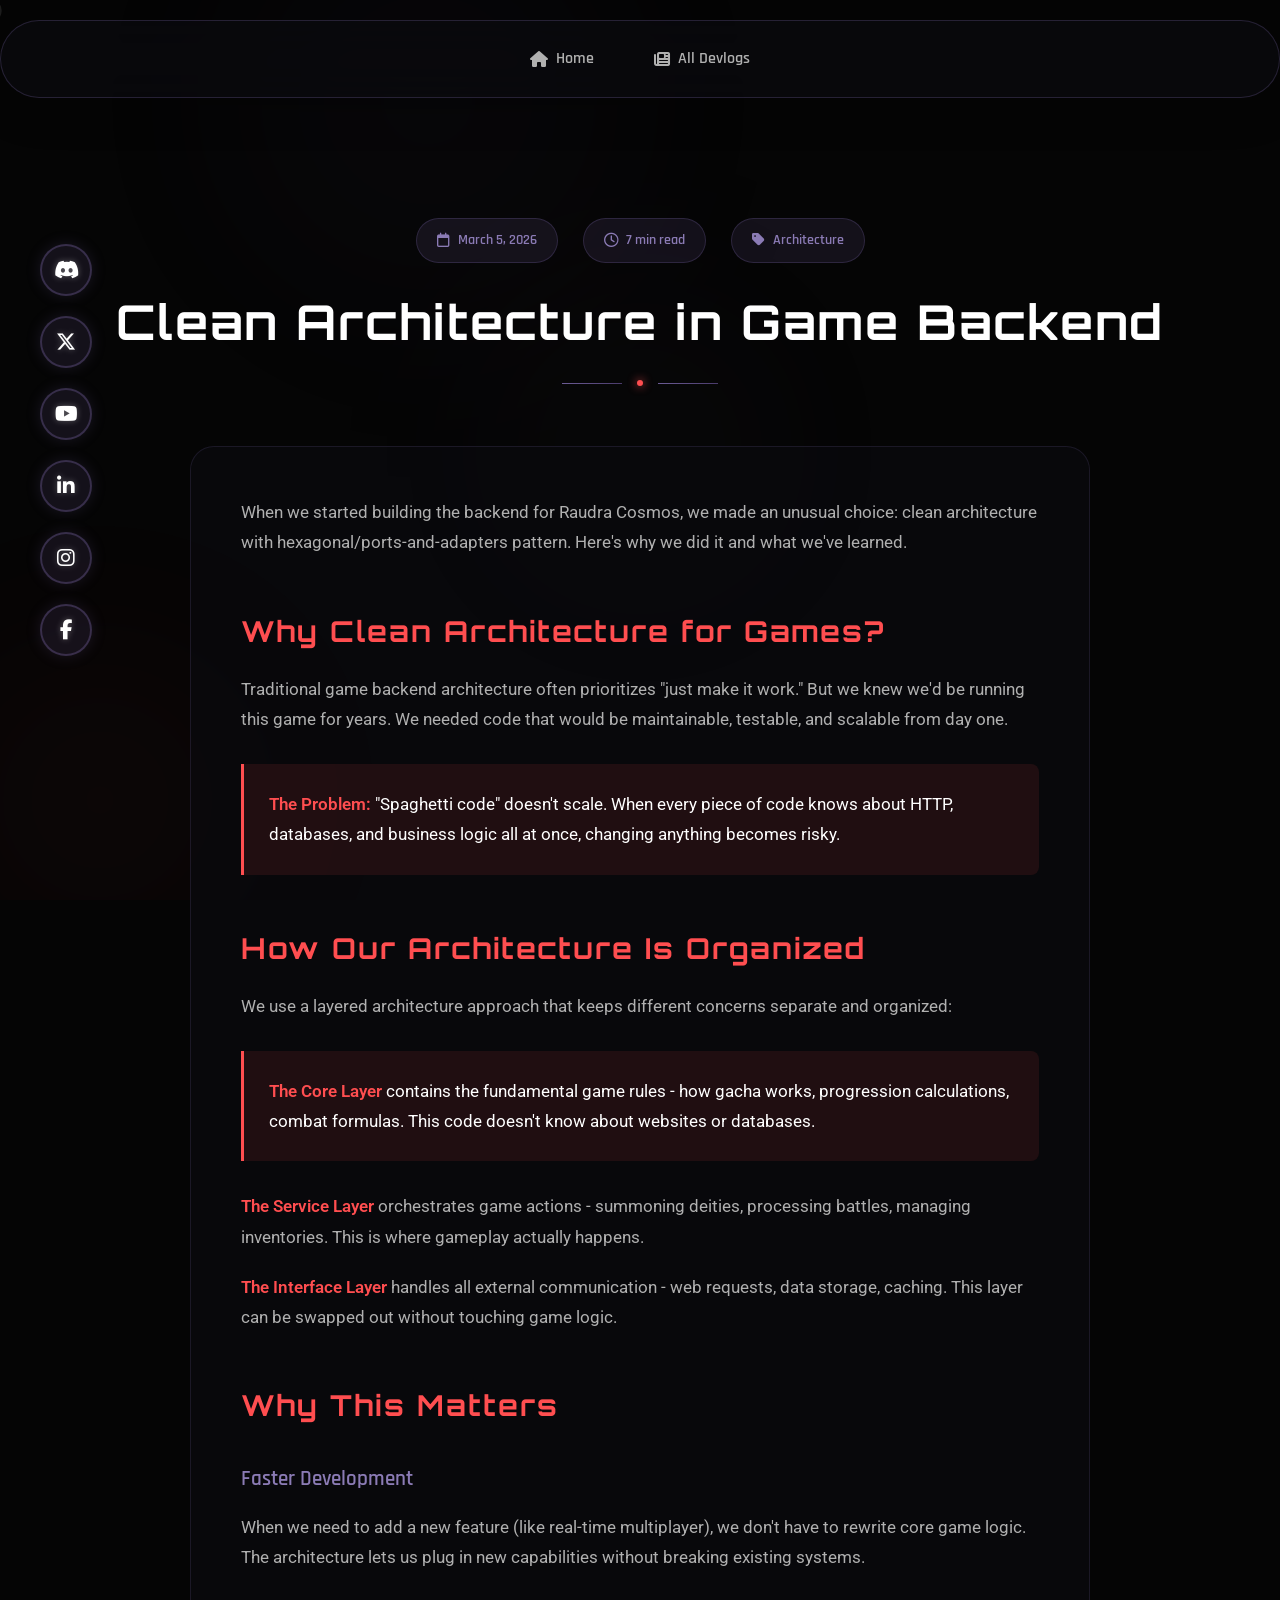
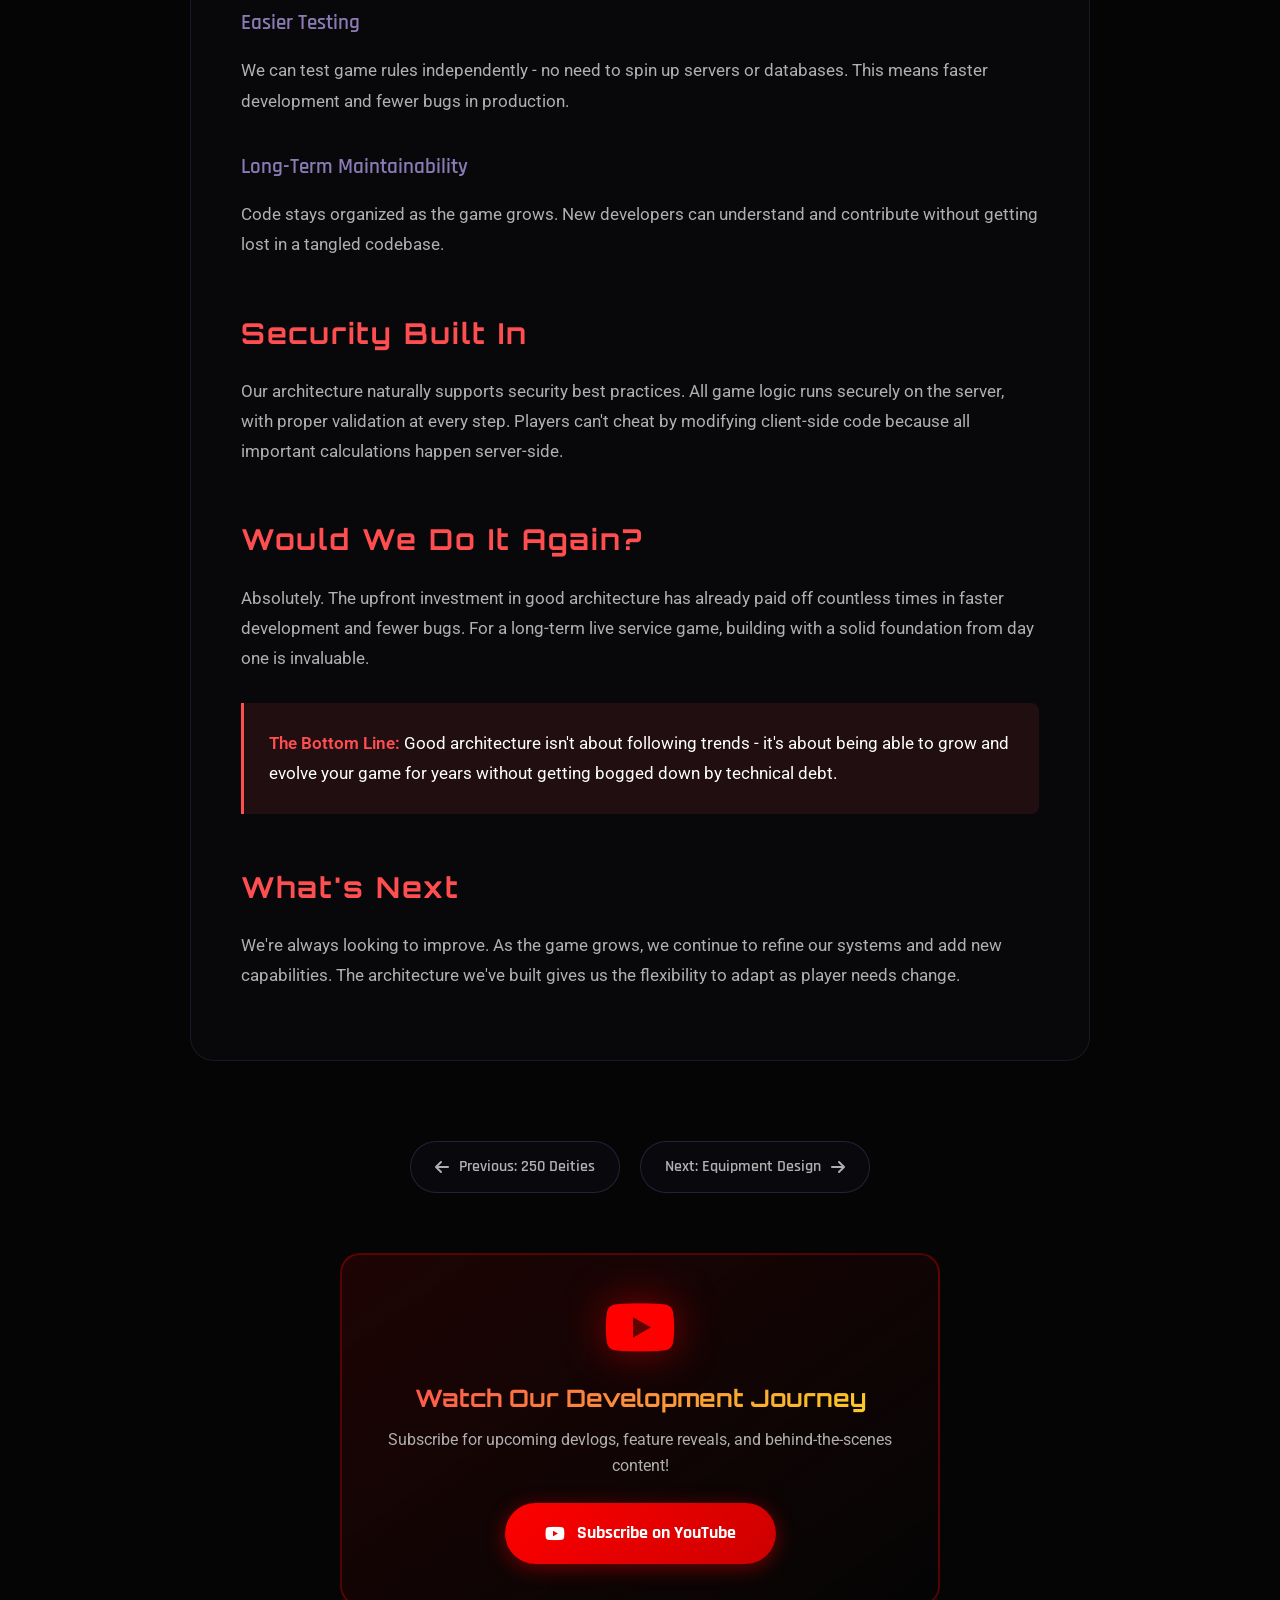
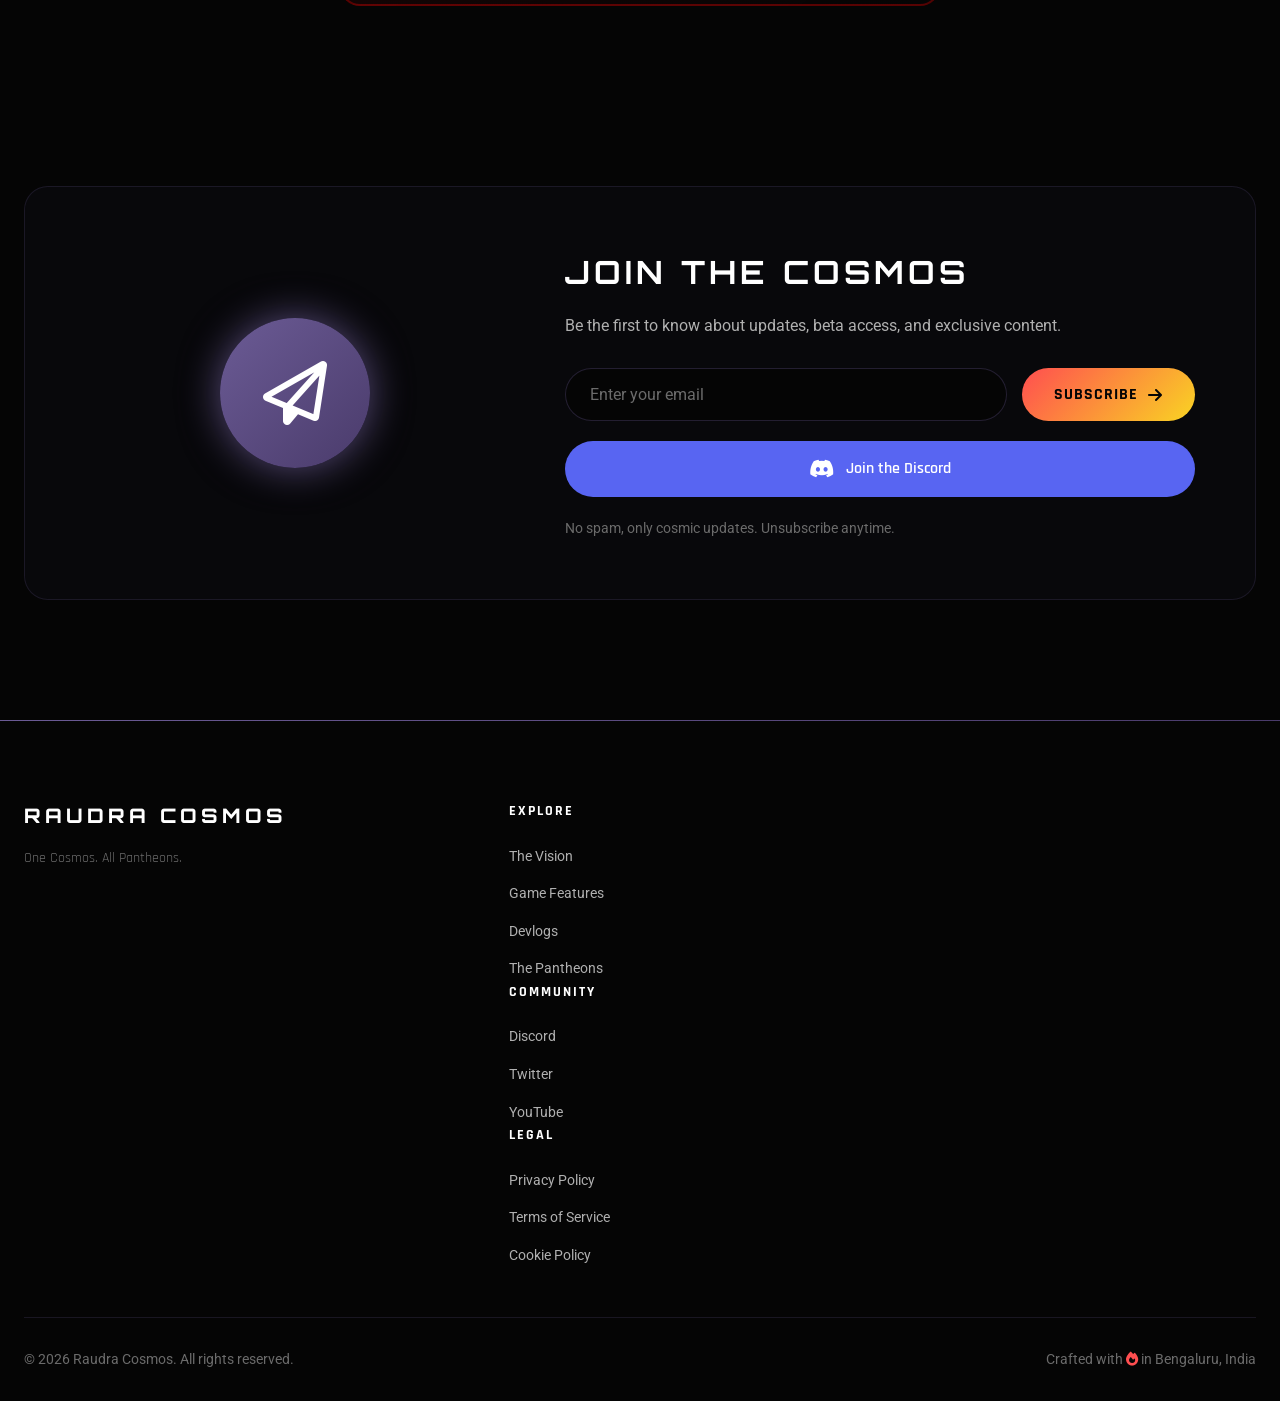
<file: devlogs/clean-architecture-backend.html>
<!DOCTYPE html>
<html lang="en">
<head>
    <meta charset="UTF-8">
    <meta name="viewport" content="width=device-width, initial-scale=1.0">
    <meta name="description" content="Clean Architecture in Game Backend. Why clean architecture matters for games, the benefits we've seen, and building for scalability from day one.">
    <meta name="keywords" content="clean architecture, game backend, software architecture, scalable design, hexagonal architecture">
    <meta name="theme-color" content="#050505">
    <meta name="author" content="Raudra Cosmos Games">
    <link rel="canonical" href="https://raudracosmos.com/devlogs/clean-architecture-backend.html">

    <title>Clean Architecture in Game Backend | Raudra Cosmos Devlog</title>

    <!-- Favicon -->
    <link rel="icon" type="image/png" href="../tab_icon.png" sizes="any">

    <!-- Google Fonts -->
    <link rel="preconnect" href="https://fonts.googleapis.com">
    <link rel="preconnect" href="https://fonts.gstatic.com" crossorigin>
    <link href="https://fonts.googleapis.com/css2?family=Orbitron:wght@400;500;600;700;800;900&family=Rajdhani:wght@300;400;500;600;700&family=Roboto:wght@300;400;500;700&display=swap" rel="stylesheet">

    <!-- Font Awesome -->
    <link rel="stylesheet" href="https://cdnjs.cloudflare.com/ajax/libs/font-awesome/6.5.1/css/all.min.css">

    <!-- Main Stylesheet -->
    <link rel="stylesheet" href="../style.css">

    <!-- Open Graph -->
    <meta property="og:type" content="article">
    <meta property="og:url" content="https://raudracosmos.com/devlogs/clean-architecture-backend.html">
    <meta property="og:title" content="Clean Architecture in Game Backend">
    <meta property="og:description" content="Why clean architecture matters for games, the benefits we've seen, and building for scalability from day one.">
    <meta property="og:site_name" content="Raudra Cosmos">
    <meta property="article:published_time" content="2026-03-05">
    <meta property="article:author" content="Raudra Cosmos Games">

    <style>
        :root {
            --font-display: 'Orbitron', sans-serif;
            --font-heading: 'Rajdhani', sans-serif;
            --font-body: 'Roboto', sans-serif;
            --z-content: 10;
        }

        * {
            margin: 0;
            padding: 0;
            box-sizing: border-box;
        }

        body {
            position: relative;
            z-index: var(--z-content);
            overflow-x: hidden;
        }

        /* Simple, elegant navigation */
        .devlogs-nav {
            display: flex;
            justify-content: center;
            gap: 20px;
            padding: 15px 30px;
            position: sticky;
            top: 20px;
            z-index: 100;
            background: rgba(10, 10, 15, 0.7);
            backdrop-filter: blur(20px);
            border: 1px solid rgba(107, 91, 149, 0.3);
            border-radius: 50px;
            box-shadow: 0 10px 40px rgba(0, 0, 0, 0.3);
        }

        .devlogs-nav a {
            color: var(--text-secondary);
            text-decoration: none;
            font-family: var(--font-heading);
            font-weight: 600;
            transition: var(--transition-base);
            padding: 10px 20px;
            border-radius: 25px;
            display: flex;
            align-items: center;
            gap: 8px;
        }

        .devlogs-nav a:hover {
            background: rgba(107, 91, 149, 0.2);
            color: var(--fierce-orange);
        }

        /* Hero Section - Clean & Elegant */
        .blog-hero {
            text-align: center;
            padding: 140px 20px 100px;
            position: relative;
            z-index: var(--z-content);
        }

        .blog-meta {
            display: flex;
            justify-content: center;
            gap: 25px;
            margin-bottom: 30px;
            flex-wrap: wrap;
        }

        .blog-meta span {
            background: rgba(107, 91, 149, 0.15);
            border: 1px solid rgba(107, 91, 149, 0.3);
            padding: 10px 20px;
            border-radius: 30px;
            color: var(--cosmic-purple-light);
            font-size: 0.9rem;
            font-family: var(--font-heading);
            font-weight: 600;
            display: flex;
            align-items: center;
            gap: 8px;
            transition: var(--transition-base);
        }

        .blog-meta span:hover {
            background: rgba(107, 91, 149, 0.25);
            border-color: var(--fierce-orange);
            color: var(--fierce-orange);
        }

        .blog-title {
            font-family: var(--font-display);
            font-size: clamp(2rem, 5vw, 3rem);
            font-weight: 700;
            line-height: 1.2;
            letter-spacing: 2px;
            margin-bottom: 30px;
            color: var(--text-primary);
        }

        .hero-divider {
            display: flex;
            align-items: center;
            justify-content: center;
            gap: 15px;
        }

        .divider-line {
            width: 60px;
            height: 1px;
            background: var(--gradient-cosmic);
        }

        .divider-dot {
            width: 6px;
            height: 6px;
            background: var(--fierce-orange);
            border-radius: 50%;
            box-shadow: 0 0 10px var(--fierce-orange);
        }

        /* Content Card - Simple Glass Effect */
        .blog-content {
            max-width: 900px;
            margin: -40px auto 80px;
            padding: 50px;
            background: rgba(10, 10, 15, 0.6);
            border: 1px solid rgba(107, 91, 149, 0.2);
            border-radius: var(--radius-xl);
            position: relative;
            z-index: var(--z-content);
        }

        .blog-content h2 {
            font-family: var(--font-display);
            font-size: 1.8rem;
            font-weight: 700;
            letter-spacing: 2px;
            margin-top: 50px;
            margin-bottom: 20px;
            color: var(--fierce-orange);
        }

        .blog-content h3 {
            font-family: var(--font-heading);
            font-size: 1.3rem;
            font-weight: 600;
            color: var(--cosmic-purple-light);
            margin-top: 35px;
            margin-bottom: 15px;
        }

        .blog-content p {
            font-size: 1.05rem;
            line-height: 1.8;
            color: var(--text-secondary);
            margin-bottom: 20px;
        }

        .blog-content ul {
            margin: 20px 0;
            padding-left: 0;
            list-style: none;
        }

        .blog-content li {
            color: var(--text-secondary);
            margin-bottom: 12px;
            padding-left: 25px;
            position: relative;
            line-height: 1.7;
        }

        .blog-content li::before {
            content: '▸';
            position: absolute;
            left: 0;
            color: var(--fierce-orange);
        }

        .blog-content strong {
            color: var(--fierce-orange);
            font-weight: 600;
        }

        /* Highlight Box - Simple */
        .highlight-box {
            background: rgba(255, 78, 80, 0.1);
            border-left: 3px solid var(--fierce-orange);
            padding: 25px;
            margin: 30px 0;
            border-radius: 0 var(--radius-md) var(--radius-md) 0;
        }

        .highlight-box p {
            margin-bottom: 0;
            color: var(--text-primary);
        }

        /* Blog Navigation */
        .blog-nav {
            display: flex;
            justify-content: center;
            gap: 20px;
            max-width: 600px;
            margin: 0 auto 60px;
            padding: 0 20px;
            position: relative;
            z-index: var(--z-content);
        }

        .blog-nav a {
            background: rgba(10, 10, 15, 0.8);
            border: 1px solid rgba(107, 91, 149, 0.3);
            color: var(--text-secondary);
            text-decoration: none;
            font-family: var(--font-heading);
            font-weight: 600;
            transition: var(--transition-base);
            display: flex;
            align-items: center;
            gap: 10px;
            padding: 12px 24px;
            border-radius: var(--radius-full);
        }

        .blog-nav a:hover {
            background: rgba(107, 91, 149, 0.2);
            border-color: var(--fierce-orange);
            color: var(--fierce-orange);
            transform: translateY(-2px);
        }

        /* Footer styling */
        .newsletter-discord {
            margin-top: 20px;
        }

        .discord-btn {
            display: inline-flex;
            align-items: center;
            justify-content: center;
            gap: 12px;
            width: 100%;
            padding: 14px 24px;
            background: #5865F2;
            border: 1px solid rgba(88, 101, 242, 0.3);
            border-radius: var(--radius-full);
            font-family: var(--font-heading);
            font-size: var(--text-base);
            font-weight: 600;
            color: var(--text-primary);
            text-decoration: none;
            transition: var(--transition-base);
        }

        .discord-btn:hover {
            background: #4752C4;
            border-color: rgba(88, 101, 242, 0.5);
            transform: translateY(-2px);
            box-shadow: 0 8px 25px rgba(88, 101, 242, 0.4);
        }

        @media (max-width: 768px) {
            .blog-hero {
                padding: 120px 20px 80px;
            }

            .blog-content {
                margin: 0 20px 60px;
                padding: 30px 25px;
                border-radius: var(--radius-lg);
            }

            .blog-nav {
                flex-direction: column;
            }

            .blog-meta {
                flex-direction: column;
                align-items: center;
                gap: 12px;
            }
        }
    </style>
</head>
<body>
    <!-- Star Field Canvas Background -->
    <canvas id="starfield" class="starfield"></canvas>

    <!-- Nebula Overlay -->
    <div class="nebula-overlay">
        <div class="nebula nebula-1"></div>
        <div class="nebula nebula-2"></div>
        <div class="nebula nebula-3"></div>
    </div>

    <!-- Fixed Social Sidebar -->
    <aside class="social-sidebar" id="socialSidebar">
        <a href="https://discord.gg/wvvFtqftMvM" class="social-icon" data-tooltip="Discord" aria-label="Join our Discord" target="_blank" rel="noopener noreferrer">
            <i class="fa-brands fa-discord"></i>
        </a>
        <a href="https://x.com/RaudraCosmos" class="social-icon" data-tooltip="X (Twitter)" aria-label="Follow us on X" target="_blank" rel="noopener noreferrer">
            <i class="fa-brands fa-x-twitter"></i>
        </a>
        <a href="https://www.youtube.com/@RaudraCosmos" class="social-icon" data-tooltip="YouTube" aria-label="Subscribe on YouTube" target="_blank" rel="noopener noreferrer">
            <i class="fa-brands fa-youtube"></i>
        </a>
        <a href="https://www.linkedin.com/company/raudra-cosmos-games" class="social-icon" data-tooltip="LinkedIn" aria-label="Connect on LinkedIn" target="_blank" rel="noopener noreferrer">
            <i class="fa-brands fa-linkedin-in"></i>
        </a>
        <a href="https://www.instagram.com/raudracosmos/" class="social-icon" data-tooltip="Instagram" aria-label="Follow on Instagram" target="_blank" rel="noopener noreferrer">
            <i class="fa-brands fa-instagram"></i>
        </a>
        <a href="#" class="social-icon" data-tooltip="Facebook" aria-label="Like on Facebook" target="_blank" rel="noopener noreferrer">
            <i class="fa-brands fa-facebook-f"></i>
        </a>
    </aside>

    <!-- Mobile Social Bar -->
    <nav class="mobile-social-bar" id="mobileSocialBar">
        <a href="https://discord.gg/wvvFtqftMvM" class="mobile-social-icon" aria-label="Discord" target="_blank" rel="noopener noreferrer">
            <i class="fa-brands fa-discord"></i>
        </a>
        <a href="https://x.com/RaudraCosmos" class="mobile-social-icon" aria-label="X" target="_blank" rel="noopener noreferrer">
            <i class="fa-brands fa-x-twitter"></i>
        </a>
        <a href="https://www.youtube.com/@RaudraCosmos" class="mobile-social-icon" aria-label="YouTube" target="_blank" rel="noopener noreferrer">
            <i class="fa-brands fa-youtube"></i>
        </a>
        <a href="https://www.linkedin.com/company/raudra-cosmos-games" class="mobile-social-icon" aria-label="LinkedIn" target="_blank" rel="noopener noreferrer">
            <i class="fa-brands fa-linkedin-in"></i>
        </a>
        <a href="https://www.instagram.com/raudracosmos/" class="mobile-social-icon" aria-label="Instagram" target="_blank" rel="noopener noreferrer">
            <i class="fa-brands fa-instagram"></i>
        </a>
        <a href="#" class="mobile-social-icon" aria-label="Facebook" target="_blank" rel="noopener noreferrer">
            <i class="fa-brands fa-facebook-f"></i>
        </a>
    </nav>

    <!-- Main Content -->
    <main class="main-content">
        <nav class="devlogs-nav">
            <a href="../index.html"><i class="fa-solid fa-house"></i> Home</a>
            <a href="index.html"><i class="fa-solid fa-newspaper"></i> All Devlogs</a>
        </nav>

        <header class="blog-hero">
            <div class="blog-meta">
                <span><i class="fa-regular fa-calendar"></i> March 5, 2026</span>
                <span><i class="fa-regular fa-clock"></i> 7 min read</span>
                <span><i class="fa-solid fa-tag"></i> Architecture</span>
            </div>
            <h1 class="blog-title">Clean Architecture in Game Backend</h1>
            <div class="hero-divider">
                <span class="divider-line"></span>
                <span class="divider-dot"></span>
                <span class="divider-line"></span>
            </div>
        </header>

        <article class="blog-content">
            <p>When we started building the backend for Raudra Cosmos, we made an unusual choice: clean architecture with hexagonal/ports-and-adapters pattern. Here's why we did it and what we've learned.</p>

            <h2>Why Clean Architecture for Games?</h2>
            <p>Traditional game backend architecture often prioritizes "just make it work." But we knew we'd be running this game for years. We needed code that would be maintainable, testable, and scalable from day one.</p>

            <div class="highlight-box">
                <p><strong>The Problem:</strong> "Spaghetti code" doesn't scale. When every piece of code knows about HTTP, databases, and business logic all at once, changing anything becomes risky.</p>
            </div>

            <h2>How Our Architecture Is Organized</h2>
            <p>We use a layered architecture approach that keeps different concerns separate and organized:</p>

            <div class="highlight-box">
                <p><strong>The Core Layer</strong> contains the fundamental game rules - how gacha works, progression calculations, combat formulas. This code doesn't know about websites or databases.</p>
            </div>

            <p><strong>The Service Layer</strong> orchestrates game actions - summoning deities, processing battles, managing inventories. This is where gameplay actually happens.</p>

            <p><strong>The Interface Layer</strong> handles all external communication - web requests, data storage, caching. This layer can be swapped out without touching game logic.</p>

            <h2>Why This Matters</h2>

            <h3>Faster Development</h3>
            <p>When we need to add a new feature (like real-time multiplayer), we don't have to rewrite core game logic. The architecture lets us plug in new capabilities without breaking existing systems.</p>

            <h3>Easier Testing</h3>
            <p>We can test game rules independently - no need to spin up servers or databases. This means faster development and fewer bugs in production.</p>

            <h3>Long-Term Maintainability</h3>
            <p>Code stays organized as the game grows. New developers can understand and contribute without getting lost in a tangled codebase.</p>

            <h2>Security Built In</h2>
            <p>Our architecture naturally supports security best practices. All game logic runs securely on the server, with proper validation at every step. Players can't cheat by modifying client-side code because all important calculations happen server-side.</p>

            <h2>Would We Do It Again?</h2>
            <p>Absolutely. The upfront investment in good architecture has already paid off countless times in faster development and fewer bugs. For a long-term live service game, building with a solid foundation from day one is invaluable.</p>

            <div class="highlight-box">
                <p><strong>The Bottom Line:</strong> Good architecture isn't about following trends - it's about being able to grow and evolve your game for years without getting bogged down by technical debt.</p>
            </div>

            <h2>What's Next</h2>
            <p>We're always looking to improve. As the game grows, we continue to refine our systems and add new capabilities. The architecture we've built gives us the flexibility to adapt as player needs change.</p>
        </article>

        <div class="blog-nav">
            <a href="250-deities-pantheons.html"><i class="fa-solid fa-arrow-left"></i> Previous: 250 Deities</a>
            <a href="equipment-design.html">Next: Equipment Design <i class="fa-solid fa-arrow-right"></i></a>
        </div>

        <!-- YouTube CTA Section -->
        <div class="youtube-cta-section">
            <div class="youtube-content">
                <i class="fa-brands fa-youtube youtube-large-icon"></i>
                <h3>Watch Our Development Journey</h3>
                <p>Subscribe for upcoming devlogs, feature reveals, and behind-the-scenes content!</p>
                <a href="https://www.youtube.com/@RaudraCosmos" class="cta-youtube-large" target="_blank" rel="noopener noreferrer">
                    <i class="fa-brands fa-youtube"></i>
                    <span class="cta-text">Subscribe on YouTube</span>
                    <span class="cta-glow"></span>
                </a>
            </div>
        </div>

        <!-- Newsletter Section with Discord -->
        <section class="newsletter" id="newsletter">
            <div class="container">
                <div class="newsletter-content">
                    <div class="newsletter-visual">
                        <div class="newsletter-icon">
                            <i class="fa-regular fa-paper-plane"></i>
                        </div>
                    </div>
                    <div class="newsletter-text">
                        <h2 class="newsletter-title">Join the Cosmos</h2>
                        <p class="newsletter-description">
                            Be the first to know about updates, beta access, and exclusive content.
                        </p>
                        <form class="newsletter-form" id="newsletterForm">
                            <div class="form-group">
                                <input type="email" name="email" id="subscribeEmail" placeholder="Enter your email" required class="form-input">
                                <button type="submit" class="form-submit">
                                    <span>Subscribe</span>
                                    <i class="fa-solid fa-arrow-right"></i>
                                </button>
                            </div>
                        </form>
                        <div class="newsletter-discord">
                            <a href="https://discord.gg/wvvFtqftMvM" class="discord-btn" target="_blank">
                                <i class="fa-brands fa-discord"></i>
                                <span>Join the Discord</span>
                            </a>
                        </div>
                        <p class="newsletter-note">No spam, only cosmic updates. Unsubscribe anytime.</p>
                    </div>
                </div>
            </div>
        </section>
    </main>

    <!-- Footer -->
    <footer class="footer">
        <div class="footer-bg">
            <div class="footer-line"></div>
        </div>
        <div class="container">
            <div class="footer-content">
                <div class="footer-brand">
                    <h3 class="footer-logo">RAUDRA COSMOS</h3>
                    <p class="footer-tagline">One Cosmos. All Pantheons.</p>
                </div>
                <div class="footer-links">
                    <div class="footer-column">
                        <h4 class="footer-heading">Explore</h4>
                        <ul class="footer-nav">
                            <li><a href="../index.html#about">The Vision</a></li>
                            <li><a href="../index.html#gameFeatures">Game Features</a></li>
                            <li><a href="index.html">Devlogs</a></li>
                            <li><a href="../pantheons.html">The Pantheons</a></li>
                        </ul>
                    </div>
                    <div class="footer-column">
                        <h4 class="footer-heading">Community</h4>
                        <ul class="footer-nav">
                            <li><a href="https://discord.gg/wvvFtqftMvM" target="_blank" rel="noopener noreferrer">Discord</a></li>
                            <li><a href="https://x.com/RaudraCosmos" target="_blank" rel="noopener noreferrer">Twitter</a></li>
                            <li><a href="https://www.youtube.com/@RaudraCosmos" target="_blank" rel="noopener noreferrer">YouTube</a></li>
                        </ul>
                    </div>
                    <div class="footer-column">
                        <h4 class="footer-heading">Legal</h4>
                        <ul class="footer-nav">
                            <li><a href="#">Privacy Policy</a></li>
                            <li><a href="#">Terms of Service</a></li>
                            <li><a href="#">Cookie Policy</a></li>
                        </ul>
                    </div>
                </div>
            </div>
            <div class="footer-bottom">
                <p class="footer-copyright">
                    © 2026 Raudra Cosmos. All rights reserved.
                </p>
                <p class="footer-made">
                    Crafted with <span class="heart"><i class="fa-solid fa-fire"></i></span> in Bengaluru, India
                </p>
            </div>
        </div>
    </footer>

    <!-- Scripts -->
    <script src="../script.js"></script>
</body>
</html>
</file>
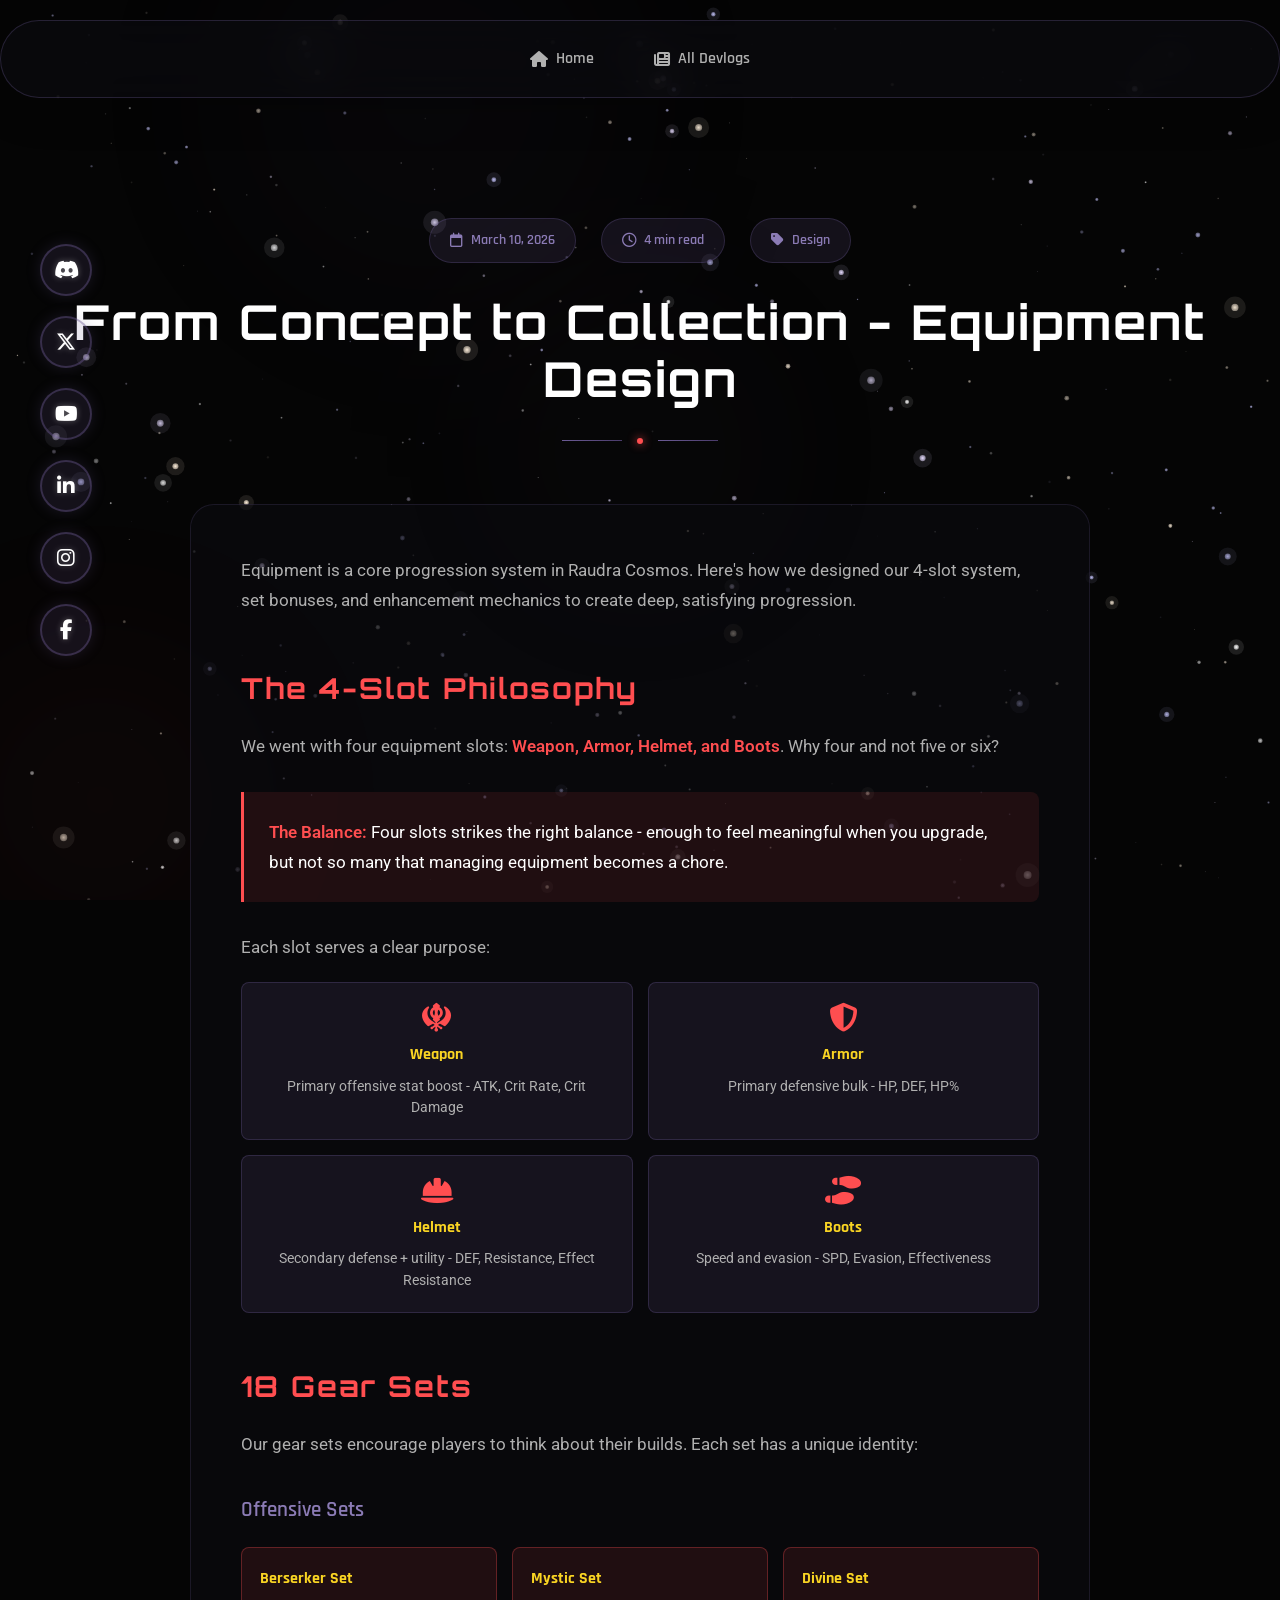
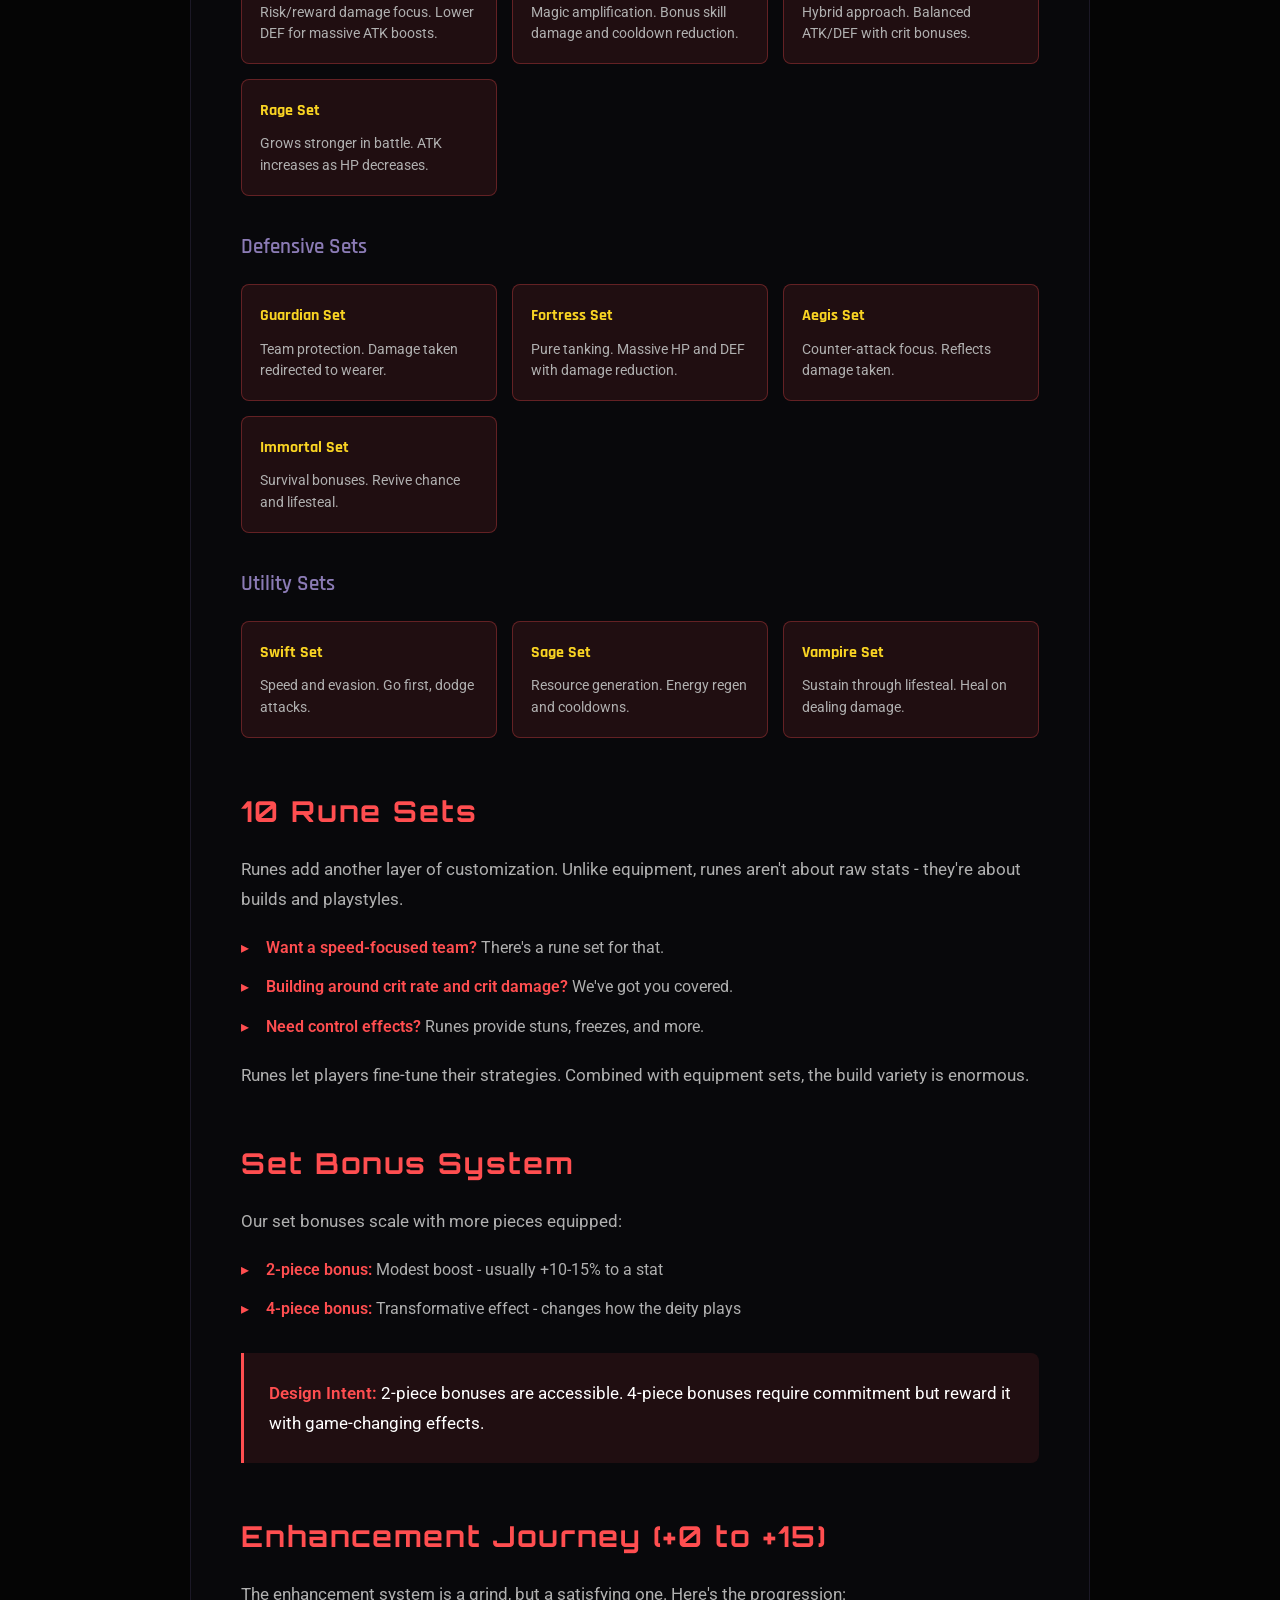
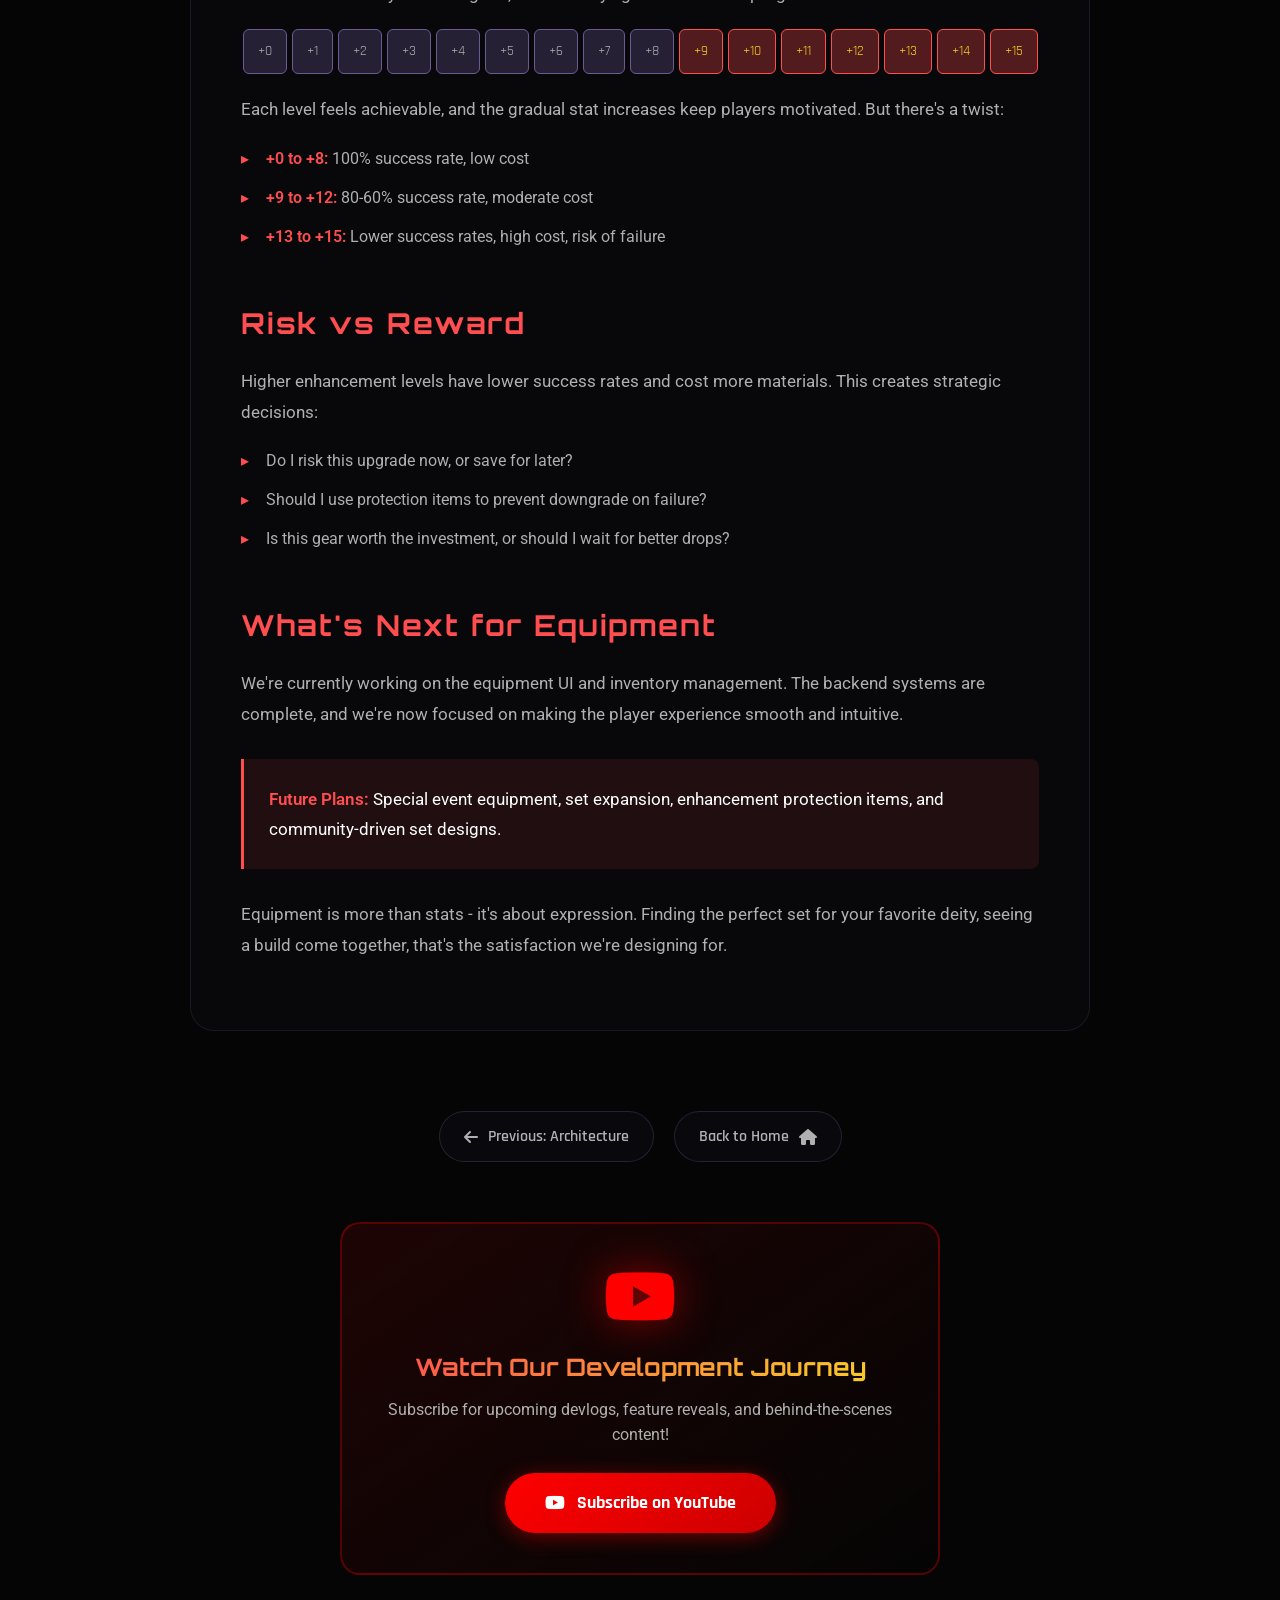
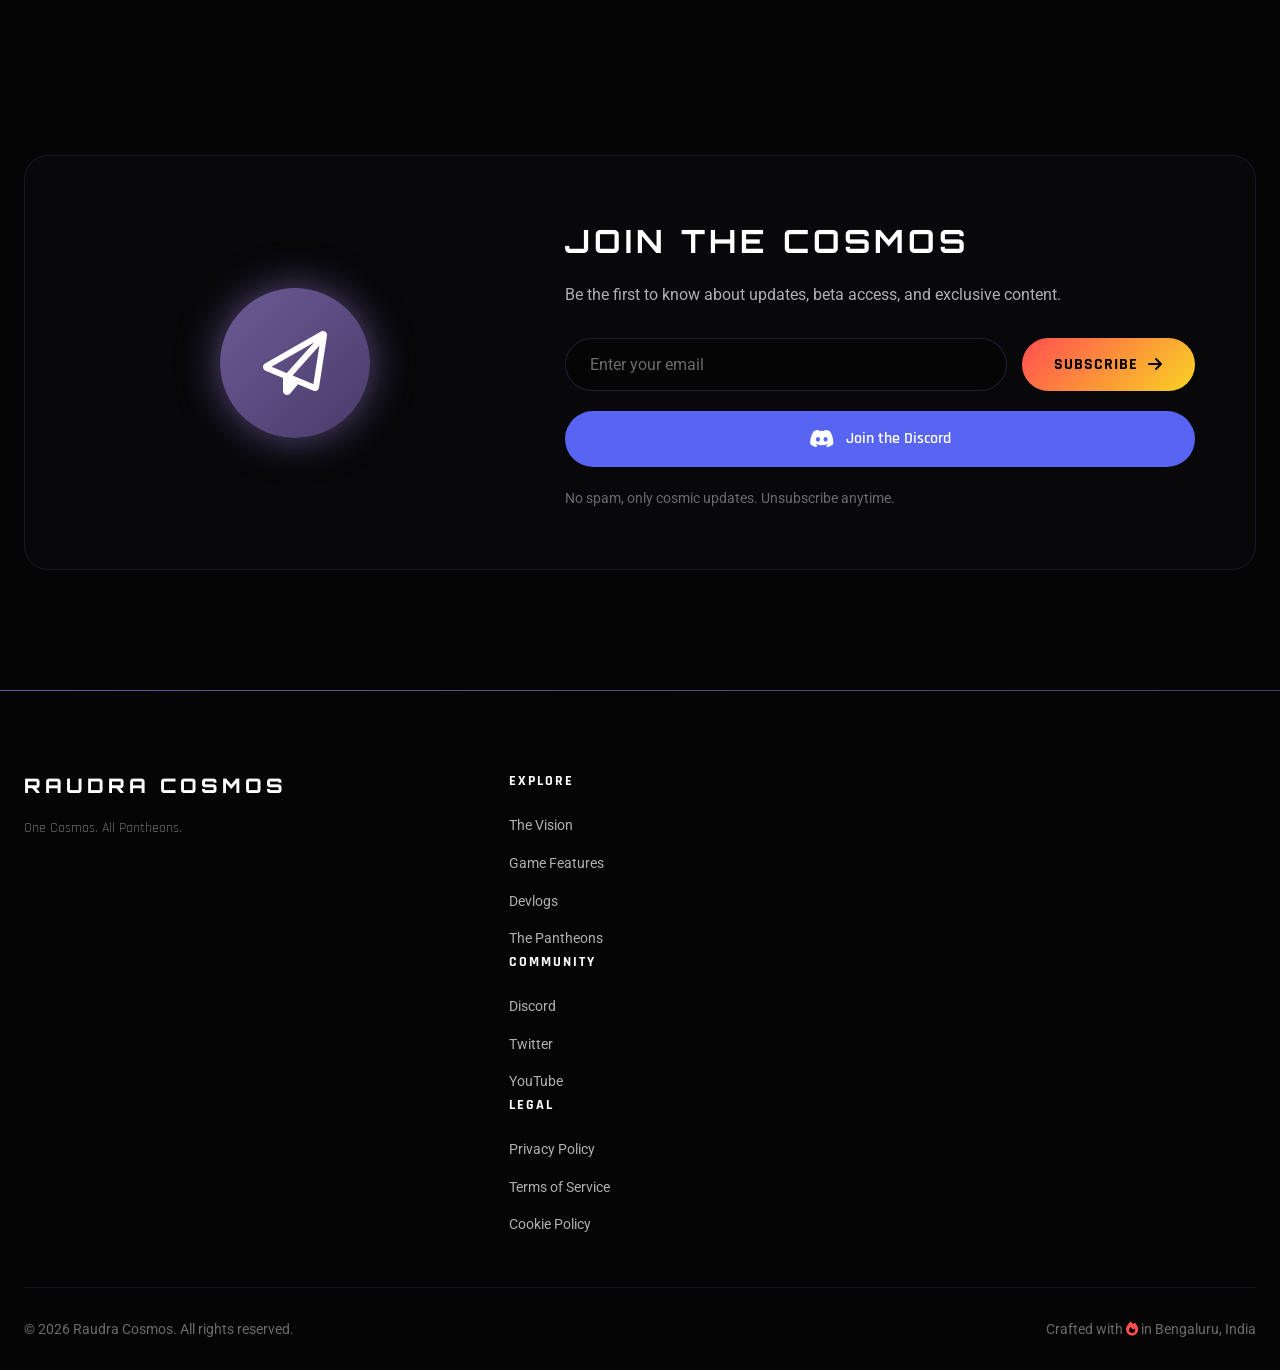
<file: devlogs/equipment-design.html>
<!DOCTYPE html>
<html lang="en">
<head>
    <meta charset="UTF-8">
    <meta name="viewport" content="width=device-width, initial-scale=1.0">
    <meta name="description" content="From Concept to Collection - Equipment Design. Our 4-slot system philosophy, set bonuses design, and the enhancement journey from +0 to +15.">
    <meta name="keywords" content="equipment design, game progression, gear sets, rune system, game balance">
    <meta name="theme-color" content="#050505">
    <meta name="author" content="Raudra Cosmos Games">
    <link rel="canonical" href="https://raudracosmos.com/devlogs/equipment-design.html">

    <title>From Concept to Collection - Equipment Design | Raudra Cosmos Devlog</title>

    <!-- Favicon -->
    <link rel="icon" type="image/png" href="../tab_icon.png" sizes="any">

    <!-- Google Fonts -->
    <link rel="preconnect" href="https://fonts.googleapis.com">
    <link rel="preconnect" href="https://fonts.gstatic.com" crossorigin>
    <link href="https://fonts.googleapis.com/css2?family=Orbitron:wght@400;500;600;700;800;900&family=Rajdhani:wght@300;400;500;600;700&family=Roboto:wght@300;400;500;700&display=swap" rel="stylesheet">

    <!-- Font Awesome -->
    <link rel="stylesheet" href="https://cdnjs.cloudflare.com/ajax/libs/font-awesome/6.5.1/css/all.min.css">

    <!-- Main Stylesheet -->
    <link rel="stylesheet" href="../style.css">

    <!-- Open Graph -->
    <meta property="og:type" content="article">
    <meta property="og:url" content="https://raudracosmos.com/devlogs/equipment-design.html">
    <meta property="og:title" content="From Concept to Collection - Equipment Design">
    <meta property="og:description" content="Our 4-slot system philosophy, set bonuses design, and the enhancement journey from +0 to +15.">
    <meta property="og:site_name" content="Raudra Cosmos">
    <meta property="article:published_time" content="2026-03-10">
    <meta property="article:author" content="Raudra Cosmos Games">

    <style>
        :root {
            --font-display: 'Orbitron', sans-serif;
            --font-heading: 'Rajdhani', sans-serif;
            --font-body: 'Roboto', sans-serif;
            --z-content: 10;
        }

        * {
            margin: 0;
            padding: 0;
            box-sizing: border-box;
        }

        body {
            position: relative;
            z-index: var(--z-content);
            overflow-x: hidden;
        }

        /* Simple, elegant navigation */
        .devlogs-nav {
            display: flex;
            justify-content: center;
            gap: 20px;
            padding: 15px 30px;
            position: sticky;
            top: 20px;
            z-index: 100;
            background: rgba(10, 10, 15, 0.7);
            backdrop-filter: blur(20px);
            border: 1px solid rgba(107, 91, 149, 0.3);
            border-radius: 50px;
            box-shadow: 0 10px 40px rgba(0, 0, 0, 0.3);
        }

        .devlogs-nav a {
            color: var(--text-secondary);
            text-decoration: none;
            font-family: var(--font-heading);
            font-weight: 600;
            transition: var(--transition-base);
            padding: 10px 20px;
            border-radius: 25px;
            display: flex;
            align-items: center;
            gap: 8px;
        }

        .devlogs-nav a:hover {
            background: rgba(107, 91, 149, 0.2);
            color: var(--fierce-orange);
        }

        /* Hero Section - Clean & Elegant */
        .blog-hero {
            text-align: center;
            padding: 140px 20px 100px;
            position: relative;
            z-index: var(--z-content);
        }

        .blog-meta {
            display: flex;
            justify-content: center;
            gap: 25px;
            margin-bottom: 30px;
            flex-wrap: wrap;
        }

        .blog-meta span {
            background: rgba(107, 91, 149, 0.15);
            border: 1px solid rgba(107, 91, 149, 0.3);
            padding: 10px 20px;
            border-radius: 30px;
            color: var(--cosmic-purple-light);
            font-size: 0.9rem;
            font-family: var(--font-heading);
            font-weight: 600;
            display: flex;
            align-items: center;
            gap: 8px;
            transition: var(--transition-base);
        }

        .blog-meta span:hover {
            background: rgba(107, 91, 149, 0.25);
            border-color: var(--fierce-orange);
            color: var(--fierce-orange);
        }

        .blog-title {
            font-family: var(--font-display);
            font-size: clamp(2rem, 5vw, 3rem);
            font-weight: 700;
            line-height: 1.2;
            letter-spacing: 2px;
            margin-bottom: 30px;
            color: var(--text-primary);
        }

        .hero-divider {
            display: flex;
            align-items: center;
            justify-content: center;
            gap: 15px;
        }

        .divider-line {
            width: 60px;
            height: 1px;
            background: var(--gradient-cosmic);
        }

        .divider-dot {
            width: 6px;
            height: 6px;
            background: var(--fierce-orange);
            border-radius: 50%;
            box-shadow: 0 0 10px var(--fierce-orange);
        }

        /* Content Card - Simple Glass Effect */
        .blog-content {
            max-width: 900px;
            margin: -40px auto 80px;
            padding: 50px;
            background: rgba(10, 10, 15, 0.6);
            border: 1px solid rgba(107, 91, 149, 0.2);
            border-radius: var(--radius-xl);
            position: relative;
            z-index: var(--z-content);
        }

        .blog-content h2 {
            font-family: var(--font-display);
            font-size: 1.8rem;
            font-weight: 700;
            letter-spacing: 2px;
            margin-top: 50px;
            margin-bottom: 20px;
            color: var(--fierce-orange);
        }

        .blog-content h3 {
            font-family: var(--font-heading);
            font-size: 1.3rem;
            font-weight: 600;
            color: var(--cosmic-purple-light);
            margin-top: 35px;
            margin-bottom: 15px;
        }

        .blog-content p {
            font-size: 1.05rem;
            line-height: 1.8;
            color: var(--text-secondary);
            margin-bottom: 20px;
        }

        .blog-content ul {
            margin: 20px 0;
            padding-left: 0;
            list-style: none;
        }

        .blog-content li {
            color: var(--text-secondary);
            margin-bottom: 12px;
            padding-left: 25px;
            position: relative;
            line-height: 1.7;
        }

        .blog-content li::before {
            content: '▸';
            position: absolute;
            left: 0;
            color: var(--fierce-orange);
        }

        .blog-content strong {
            color: var(--fierce-orange);
            font-weight: 600;
        }

        /* Highlight Box - Simple */
        .highlight-box {
            background: rgba(255, 78, 80, 0.1);
            border-left: 3px solid var(--fierce-orange);
            padding: 25px;
            margin: 30px 0;
            border-radius: 0 var(--radius-md) var(--radius-md) 0;
        }

        .highlight-box p {
            margin-bottom: 0;
            color: var(--text-primary);
        }

        /* Custom Components for Equipment Design */
        .gear-grid {
            display: grid;
            grid-template-columns: repeat(2, 1fr);
            gap: 15px;
            margin: 20px 0;
        }

        .gear-item {
            background: rgba(107, 91, 149, 0.15);
            border: 1px solid rgba(107, 91, 149, 0.3);
            border-radius: var(--radius-md);
            padding: 20px;
            text-align: center;
            transition: var(--transition-base);
        }

        .gear-item:hover {
            background: rgba(107, 91, 149, 0.25);
            border-color: var(--fierce-orange);
        }

        .gear-item i {
            font-size: 1.8rem;
            color: var(--fierce-orange);
            margin-bottom: 10px;
            display: block;
        }

        .gear-item h4 {
            font-family: var(--font-heading);
            color: var(--golden-amber);
            margin: 0 0 8px 0;
        }

        .gear-item p {
            font-size: 0.9rem;
            margin: 0;
            color: var(--text-secondary);
            line-height: 1.5;
        }

        .set-grid {
            display: grid;
            grid-template-columns: repeat(auto-fit, minmax(200px, 1fr));
            gap: 15px;
            margin: 20px 0;
        }

        .set-card {
            background: rgba(255, 78, 80, 0.1);
            border: 1px solid rgba(255, 78, 80, 0.3);
            border-radius: var(--radius-md);
            padding: 18px;
            transition: var(--transition-base);
        }

        .set-card:hover {
            background: rgba(255, 78, 80, 0.2);
            border-color: var(--fierce-orange);
        }

        .set-card h4 {
            font-family: var(--font-heading);
            color: var(--golden-amber);
            margin: 0 0 10px 0;
        }

        .set-card p {
            font-size: 0.9rem;
            margin: 0;
            color: var(--text-secondary);
            line-height: 1.5;
        }

        .enhancement-bar {
            display: flex;
            align-items: center;
            gap: 5px;
            margin: 20px 0;
            flex-wrap: wrap;
            justify-content: center;
        }

        .enhancement-step {
            background: rgba(107, 91, 149, 0.3);
            border: 1px solid var(--cosmic-purple);
            border-radius: 6px;
            padding: 10px 14px;
            font-size: 0.9rem;
            font-family: var(--font-heading);
            color: var(--text-secondary);
            transition: var(--transition-base);
        }

        .enhancement-step.high {
            background: rgba(255, 78, 80, 0.3);
            border-color: var(--fierce-orange);
            color: var(--golden-amber);
        }

        .enhancement-step:hover {
            transform: translateY(-2px);
        }

        /* Blog Navigation */
        .blog-nav {
            display: flex;
            justify-content: center;
            gap: 20px;
            max-width: 600px;
            margin: 0 auto 60px;
            padding: 0 20px;
            position: relative;
            z-index: var(--z-content);
        }

        .blog-nav a {
            background: rgba(10, 10, 15, 0.8);
            border: 1px solid rgba(107, 91, 149, 0.3);
            color: var(--text-secondary);
            text-decoration: none;
            font-family: var(--font-heading);
            font-weight: 600;
            transition: var(--transition-base);
            display: flex;
            align-items: center;
            gap: 10px;
            padding: 12px 24px;
            border-radius: var(--radius-full);
        }

        .blog-nav a:hover {
            background: rgba(107, 91, 149, 0.2);
            border-color: var(--fierce-orange);
            color: var(--fierce-orange);
            transform: translateY(-2px);
        }

        /* Footer styling */
        .newsletter-discord {
            margin-top: 20px;
        }

        .discord-btn {
            display: inline-flex;
            align-items: center;
            justify-content: center;
            gap: 12px;
            width: 100%;
            padding: 14px 24px;
            background: #5865F2;
            border: 1px solid rgba(88, 101, 242, 0.3);
            border-radius: var(--radius-full);
            font-family: var(--font-heading);
            font-size: var(--text-base);
            font-weight: 600;
            color: var(--text-primary);
            text-decoration: none;
            transition: var(--transition-base);
        }

        .discord-btn:hover {
            background: #4752C4;
            border-color: rgba(88, 101, 242, 0.5);
            transform: translateY(-2px);
            box-shadow: 0 8px 25px rgba(88, 101, 242, 0.4);
        }

        @media (max-width: 768px) {
            .blog-hero {
                padding: 120px 20px 80px;
            }

            .blog-content {
                margin: 0 20px 60px;
                padding: 30px 25px;
                border-radius: var(--radius-lg);
            }

            .blog-nav {
                flex-direction: column;
            }

            .blog-meta {
                flex-direction: column;
                align-items: center;
                gap: 12px;
            }

            .gear-grid {
                grid-template-columns: 1fr;
            }

            .enhancement-bar {
                justify-content: center;
            }
        }
    </style>
</head>
<body>
    <!-- Star Field Canvas Background -->
    <canvas id="starfield" class="starfield"></canvas>

    <!-- Nebula Overlay -->
    <div class="nebula-overlay">
        <div class="nebula nebula-1"></div>
        <div class="nebula nebula-2"></div>
        <div class="nebula nebula-3"></div>
    </div>

    <!-- Fixed Social Sidebar -->
    <aside class="social-sidebar" id="socialSidebar">
        <a href="https://discord.gg/wvvFtqftMvM" class="social-icon" data-tooltip="Discord" aria-label="Join our Discord" target="_blank" rel="noopener noreferrer">
            <i class="fa-brands fa-discord"></i>
        </a>
        <a href="https://x.com/RaudraCosmos" class="social-icon" data-tooltip="X (Twitter)" aria-label="Follow us on X" target="_blank" rel="noopener noreferrer">
            <i class="fa-brands fa-x-twitter"></i>
        </a>
        <a href="https://www.youtube.com/@RaudraCosmos" class="social-icon" data-tooltip="YouTube" aria-label="Subscribe on YouTube" target="_blank" rel="noopener noreferrer">
            <i class="fa-brands fa-youtube"></i>
        </a>
        <a href="https://www.linkedin.com/company/raudra-cosmos-games" class="social-icon" data-tooltip="LinkedIn" aria-label="Connect on LinkedIn" target="_blank" rel="noopener noreferrer">
            <i class="fa-brands fa-linkedin-in"></i>
        </a>
        <a href="https://www.instagram.com/raudracosmos/" class="social-icon" data-tooltip="Instagram" aria-label="Follow on Instagram" target="_blank" rel="noopener noreferrer">
            <i class="fa-brands fa-instagram"></i>
        </a>
        <a href="#" class="social-icon" data-tooltip="Facebook" aria-label="Like on Facebook" target="_blank" rel="noopener noreferrer">
            <i class="fa-brands fa-facebook-f"></i>
        </a>
    </aside>

    <!-- Mobile Social Bar -->
    <nav class="mobile-social-bar" id="mobileSocialBar">
        <a href="https://discord.gg/wvvFtqftMvM" class="mobile-social-icon" aria-label="Discord" target="_blank" rel="noopener noreferrer">
            <i class="fa-brands fa-discord"></i>
        </a>
        <a href="https://x.com/RaudraCosmos" class="mobile-social-icon" aria-label="X" target="_blank" rel="noopener noreferrer">
            <i class="fa-brands fa-x-twitter"></i>
        </a>
        <a href="https://www.youtube.com/@RaudraCosmos" class="mobile-social-icon" aria-label="YouTube" target="_blank" rel="noopener noreferrer">
            <i class="fa-brands fa-youtube"></i>
        </a>
        <a href="https://www.linkedin.com/company/raudra-cosmos-games" class="mobile-social-icon" aria-label="LinkedIn" target="_blank" rel="noopener noreferrer">
            <i class="fa-brands fa-linkedin-in"></i>
        </a>
        <a href="https://www.instagram.com/raudracosmos/" class="mobile-social-icon" aria-label="Instagram" target="_blank" rel="noopener noreferrer">
            <i class="fa-brands fa-instagram"></i>
        </a>
        <a href="#" class="mobile-social-icon" aria-label="Facebook" target="_blank" rel="noopener noreferrer">
            <i class="fa-brands fa-facebook-f"></i>
        </a>
    </nav>

    <!-- Main Content -->
    <main class="main-content">
        <nav class="devlogs-nav">
            <a href="../index.html"><i class="fa-solid fa-house"></i> Home</a>
            <a href="index.html"><i class="fa-solid fa-newspaper"></i> All Devlogs</a>
        </nav>

        <header class="blog-hero">
            <div class="blog-meta">
                <span><i class="fa-regular fa-calendar"></i> March 10, 2026</span>
                <span><i class="fa-regular fa-clock"></i> 4 min read</span>
                <span><i class="fa-solid fa-tag"></i> Design</span>
            </div>
            <h1 class="blog-title">From Concept to Collection - Equipment Design</h1>
            <div class="hero-divider">
                <span class="divider-line"></span>
                <span class="divider-dot"></span>
                <span class="divider-line"></span>
            </div>
        </header>

        <article class="blog-content">
            <p>Equipment is a core progression system in Raudra Cosmos. Here's how we designed our 4-slot system, set bonuses, and enhancement mechanics to create deep, satisfying progression.</p>

            <h2>The 4-Slot Philosophy</h2>
            <p>We went with four equipment slots: <strong>Weapon, Armor, Helmet, and Boots</strong>. Why four and not five or six?</p>

            <div class="highlight-box">
                <p><strong>The Balance:</strong> Four slots strikes the right balance - enough to feel meaningful when you upgrade, but not so many that managing equipment becomes a chore.</p>
            </div>

            <p>Each slot serves a clear purpose:</p>

            <div class="gear-grid">
                <div class="gear-item">
                    <i class="fa-solid fa-khanda"></i>
                    <h4>Weapon</h4>
                    <p>Primary offensive stat boost - ATK, Crit Rate, Crit Damage</p>
                </div>
                <div class="gear-item">
                    <i class="fa-solid fa-shield-halved"></i>
                    <h4>Armor</h4>
                    <p>Primary defensive bulk - HP, DEF, HP%</p>
                </div>
                <div class="gear-item">
                    <i class="fa-solid fa-helmet-safety"></i>
                    <h4>Helmet</h4>
                    <p>Secondary defense + utility - DEF, Resistance, Effect Resistance</p>
                </div>
                <div class="gear-item">
                    <i class="fa-solid fa-shoe-prints"></i>
                    <h4>Boots</h4>
                    <p>Speed and evasion - SPD, Evasion, Effectiveness</p>
                </div>
            </div>

            <h2>18 Gear Sets</h2>
            <p>Our gear sets encourage players to think about their builds. Each set has a unique identity:</p>

            <h3>Offensive Sets</h3>
            <div class="set-grid">
                <div class="set-card">
                    <h4>Berserker Set</h4>
                    <p>Risk/reward damage focus. Lower DEF for massive ATK boosts.</p>
                </div>
                <div class="set-card">
                    <h4>Mystic Set</h4>
                    <p>Magic amplification. Bonus skill damage and cooldown reduction.</p>
                </div>
                <div class="set-card">
                    <h4>Divine Set</h4>
                    <p>Hybrid approach. Balanced ATK/DEF with crit bonuses.</p>
                </div>
                <div class="set-card">
                    <h4>Rage Set</h4>
                    <p>Grows stronger in battle. ATK increases as HP decreases.</p>
                </div>
            </div>

            <h3>Defensive Sets</h3>
            <div class="set-grid">
                <div class="set-card">
                    <h4>Guardian Set</h4>
                    <p>Team protection. Damage taken redirected to wearer.</p>
                </div>
                <div class="set-card">
                    <h4>Fortress Set</h4>
                    <p>Pure tanking. Massive HP and DEF with damage reduction.</p>
                </div>
                <div class="set-card">
                    <h4>Aegis Set</h4>
                    <p>Counter-attack focus. Reflects damage taken.</p>
                </div>
                <div class="set-card">
                    <h4>Immortal Set</h4>
                    <p>Survival bonuses. Revive chance and lifesteal.</p>
                </div>
            </div>

            <h3>Utility Sets</h3>
            <div class="set-grid">
                <div class="set-card">
                    <h4>Swift Set</h4>
                    <p>Speed and evasion. Go first, dodge attacks.</p>
                </div>
                <div class="set-card">
                    <h4>Sage Set</h4>
                    <p>Resource generation. Energy regen and cooldowns.</p>
                </div>
                <div class="set-card">
                    <h4>Vampire Set</h4>
                    <p>Sustain through lifesteal. Heal on dealing damage.</p>
                </div>
            </div>

            <h2>10 Rune Sets</h2>
            <p>Runes add another layer of customization. Unlike equipment, runes aren't about raw stats - they're about builds and playstyles.</p>

            <ul>
                <li><strong>Want a speed-focused team?</strong> There's a rune set for that.</li>
                <li><strong>Building around crit rate and crit damage?</strong> We've got you covered.</li>
                <li><strong>Need control effects?</strong> Runes provide stuns, freezes, and more.</li>
            </ul>

            <p>Runes let players fine-tune their strategies. Combined with equipment sets, the build variety is enormous.</p>

            <h2>Set Bonus System</h2>
            <p>Our set bonuses scale with more pieces equipped:</p>
            <ul>
                <li><strong>2-piece bonus:</strong> Modest boost - usually +10-15% to a stat</li>
                <li><strong>4-piece bonus:</strong> Transformative effect - changes how the deity plays</li>
            </ul>

            <div class="highlight-box">
                <p><strong>Design Intent:</strong> 2-piece bonuses are accessible. 4-piece bonuses require commitment but reward it with game-changing effects.</p>
            </div>

            <h2>Enhancement Journey (+0 to +15)</h2>
            <p>The enhancement system is a grind, but a satisfying one. Here's the progression:</p>

            <div class="enhancement-bar">
                <span class="enhancement-step">+0</span>
                <span class="enhancement-step">+1</span>
                <span class="enhancement-step">+2</span>
                <span class="enhancement-step">+3</span>
                <span class="enhancement-step">+4</span>
                <span class="enhancement-step">+5</span>
                <span class="enhancement-step">+6</span>
                <span class="enhancement-step">+7</span>
                <span class="enhancement-step">+8</span>
                <span class="enhancement-step high">+9</span>
                <span class="enhancement-step high">+10</span>
                <span class="enhancement-step high">+11</span>
                <span class="enhancement-step high">+12</span>
                <span class="enhancement-step high">+13</span>
                <span class="enhancement-step high">+14</span>
                <span class="enhancement-step high">+15</span>
            </div>

            <p>Each level feels achievable, and the gradual stat increases keep players motivated. But there's a twist:</p>

            <ul>
                <li><strong>+0 to +8:</strong> 100% success rate, low cost</li>
                <li><strong>+9 to +12:</strong> 80-60% success rate, moderate cost</li>
                <li><strong>+13 to +15:</strong> Lower success rates, high cost, risk of failure</li>
            </ul>

            <h2>Risk vs Reward</h2>
            <p>Higher enhancement levels have lower success rates and cost more materials. This creates strategic decisions:</p>

            <ul>
                <li>Do I risk this upgrade now, or save for later?</li>
                <li>Should I use protection items to prevent downgrade on failure?</li>
                <li>Is this gear worth the investment, or should I wait for better drops?</li>
            </ul>

            <h2>What's Next for Equipment</h2>
            <p>We're currently working on the equipment UI and inventory management. The backend systems are complete, and we're now focused on making the player experience smooth and intuitive.</p>

            <div class="highlight-box">
                <p><strong>Future Plans:</strong> Special event equipment, set expansion, enhancement protection items, and community-driven set designs.</p>
            </div>

            <p>Equipment is more than stats - it's about expression. Finding the perfect set for your favorite deity, seeing a build come together, that's the satisfaction we're designing for.</p>
        </article>

        <div class="blog-nav">
            <a href="clean-architecture-backend.html"><i class="fa-solid fa-arrow-left"></i> Previous: Architecture</a>
            <a href="../index.html">Back to Home <i class="fa-solid fa-house"></i></a>
        </div>

        <!-- YouTube CTA Section -->
        <div class="youtube-cta-section">
            <div class="youtube-content">
                <i class="fa-brands fa-youtube youtube-large-icon"></i>
                <h3>Watch Our Development Journey</h3>
                <p>Subscribe for upcoming devlogs, feature reveals, and behind-the-scenes content!</p>
                <a href="https://www.youtube.com/@RaudraCosmos" class="cta-youtube-large" target="_blank" rel="noopener noreferrer">
                    <i class="fa-brands fa-youtube"></i>
                    <span class="cta-text">Subscribe on YouTube</span>
                    <span class="cta-glow"></span>
                </a>
            </div>
        </div>

        <!-- Newsletter Section with Discord -->
        <section class="newsletter" id="newsletter">
            <div class="container">
                <div class="newsletter-content">
                    <div class="newsletter-visual">
                        <div class="newsletter-icon">
                            <i class="fa-regular fa-paper-plane"></i>
                        </div>
                    </div>
                    <div class="newsletter-text">
                        <h2 class="newsletter-title">Join the Cosmos</h2>
                        <p class="newsletter-description">
                            Be the first to know about updates, beta access, and exclusive content.
                        </p>
                        <form class="newsletter-form" id="newsletterForm">
                            <div class="form-group">
                                <input type="email" name="email" id="subscribeEmail" placeholder="Enter your email" required class="form-input">
                                <button type="submit" class="form-submit">
                                    <span>Subscribe</span>
                                    <i class="fa-solid fa-arrow-right"></i>
                                </button>
                            </div>
                        </form>
                        <div class="newsletter-discord">
                            <a href="https://discord.gg/wvvFtqftMvM" class="discord-btn" target="_blank">
                                <i class="fa-brands fa-discord"></i>
                                <span>Join the Discord</span>
                            </a>
                        </div>
                        <p class="newsletter-note">No spam, only cosmic updates. Unsubscribe anytime.</p>
                    </div>
                </div>
            </div>
        </section>
    </main>

    <!-- Footer -->
    <footer class="footer">
        <div class="footer-bg">
            <div class="footer-line"></div>
        </div>
        <div class="container">
            <div class="footer-content">
                <div class="footer-brand">
                    <h3 class="footer-logo">RAUDRA COSMOS</h3>
                    <p class="footer-tagline">One Cosmos. All Pantheons.</p>
                </div>
                <div class="footer-links">
                    <div class="footer-column">
                        <h4 class="footer-heading">Explore</h4>
                        <ul class="footer-nav">
                            <li><a href="../index.html#about">The Vision</a></li>
                            <li><a href="../index.html#gameFeatures">Game Features</a></li>
                            <li><a href="index.html">Devlogs</a></li>
                            <li><a href="../pantheons.html">The Pantheons</a></li>
                        </ul>
                    </div>
                    <div class="footer-column">
                        <h4 class="footer-heading">Community</h4>
                        <ul class="footer-nav">
                            <li><a href="https://discord.gg/wvvFtqftMvM" target="_blank" rel="noopener noreferrer">Discord</a></li>
                            <li><a href="https://x.com/RaudraCosmos" target="_blank" rel="noopener noreferrer">Twitter</a></li>
                            <li><a href="https://www.youtube.com/@RaudraCosmos" target="_blank" rel="noopener noreferrer">YouTube</a></li>
                        </ul>
                    </div>
                    <div class="footer-column">
                        <h4 class="footer-heading">Legal</h4>
                        <ul class="footer-nav">
                            <li><a href="#">Privacy Policy</a></li>
                            <li><a href="#">Terms of Service</a></li>
                            <li><a href="#">Cookie Policy</a></li>
                        </ul>
                    </div>
                </div>
            </div>
            <div class="footer-bottom">
                <p class="footer-copyright">
                    © 2026 Raudra Cosmos. All rights reserved.
                </p>
                <p class="footer-made">
                    Crafted with <span class="heart"><i class="fa-solid fa-fire"></i></span> in Bengaluru, India
                </p>
            </div>
        </div>
    </footer>

    <!-- Scripts -->
    <script src="../script.js"></script>
</body>
</html>
</file>
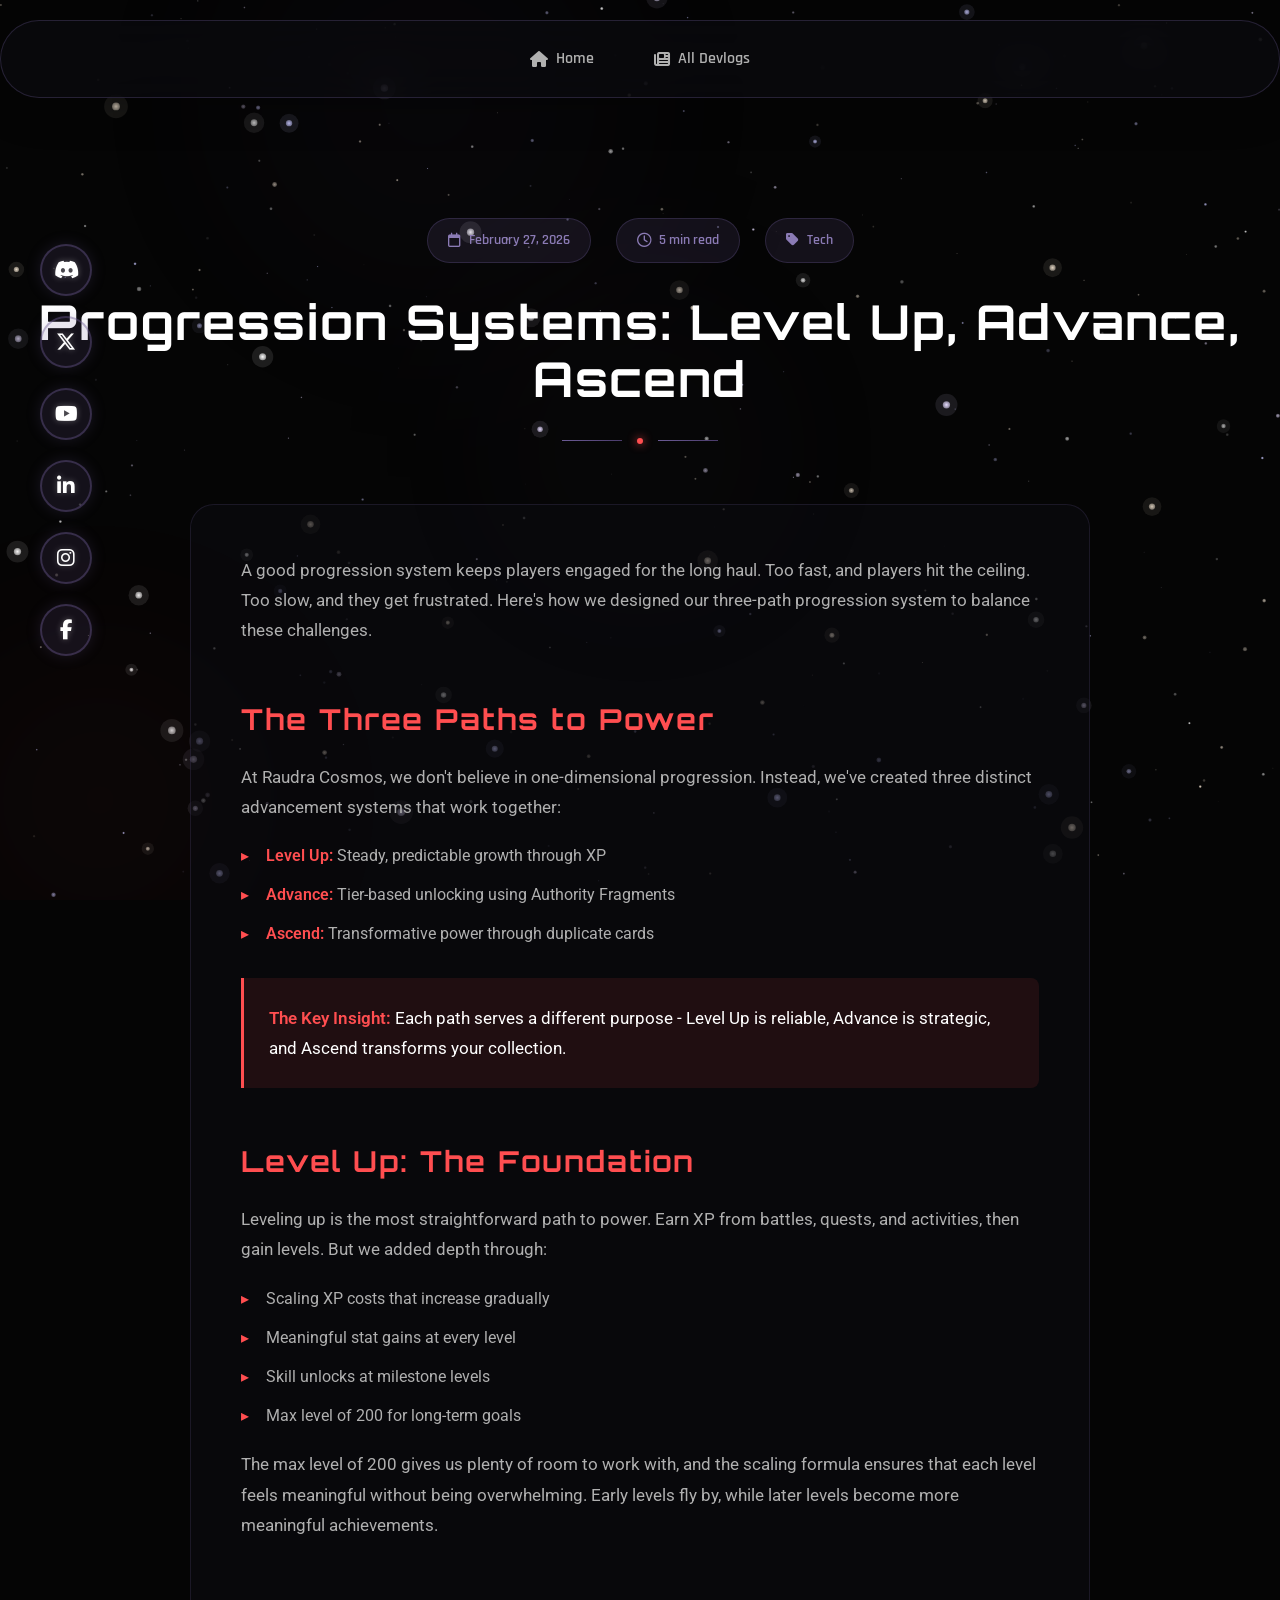
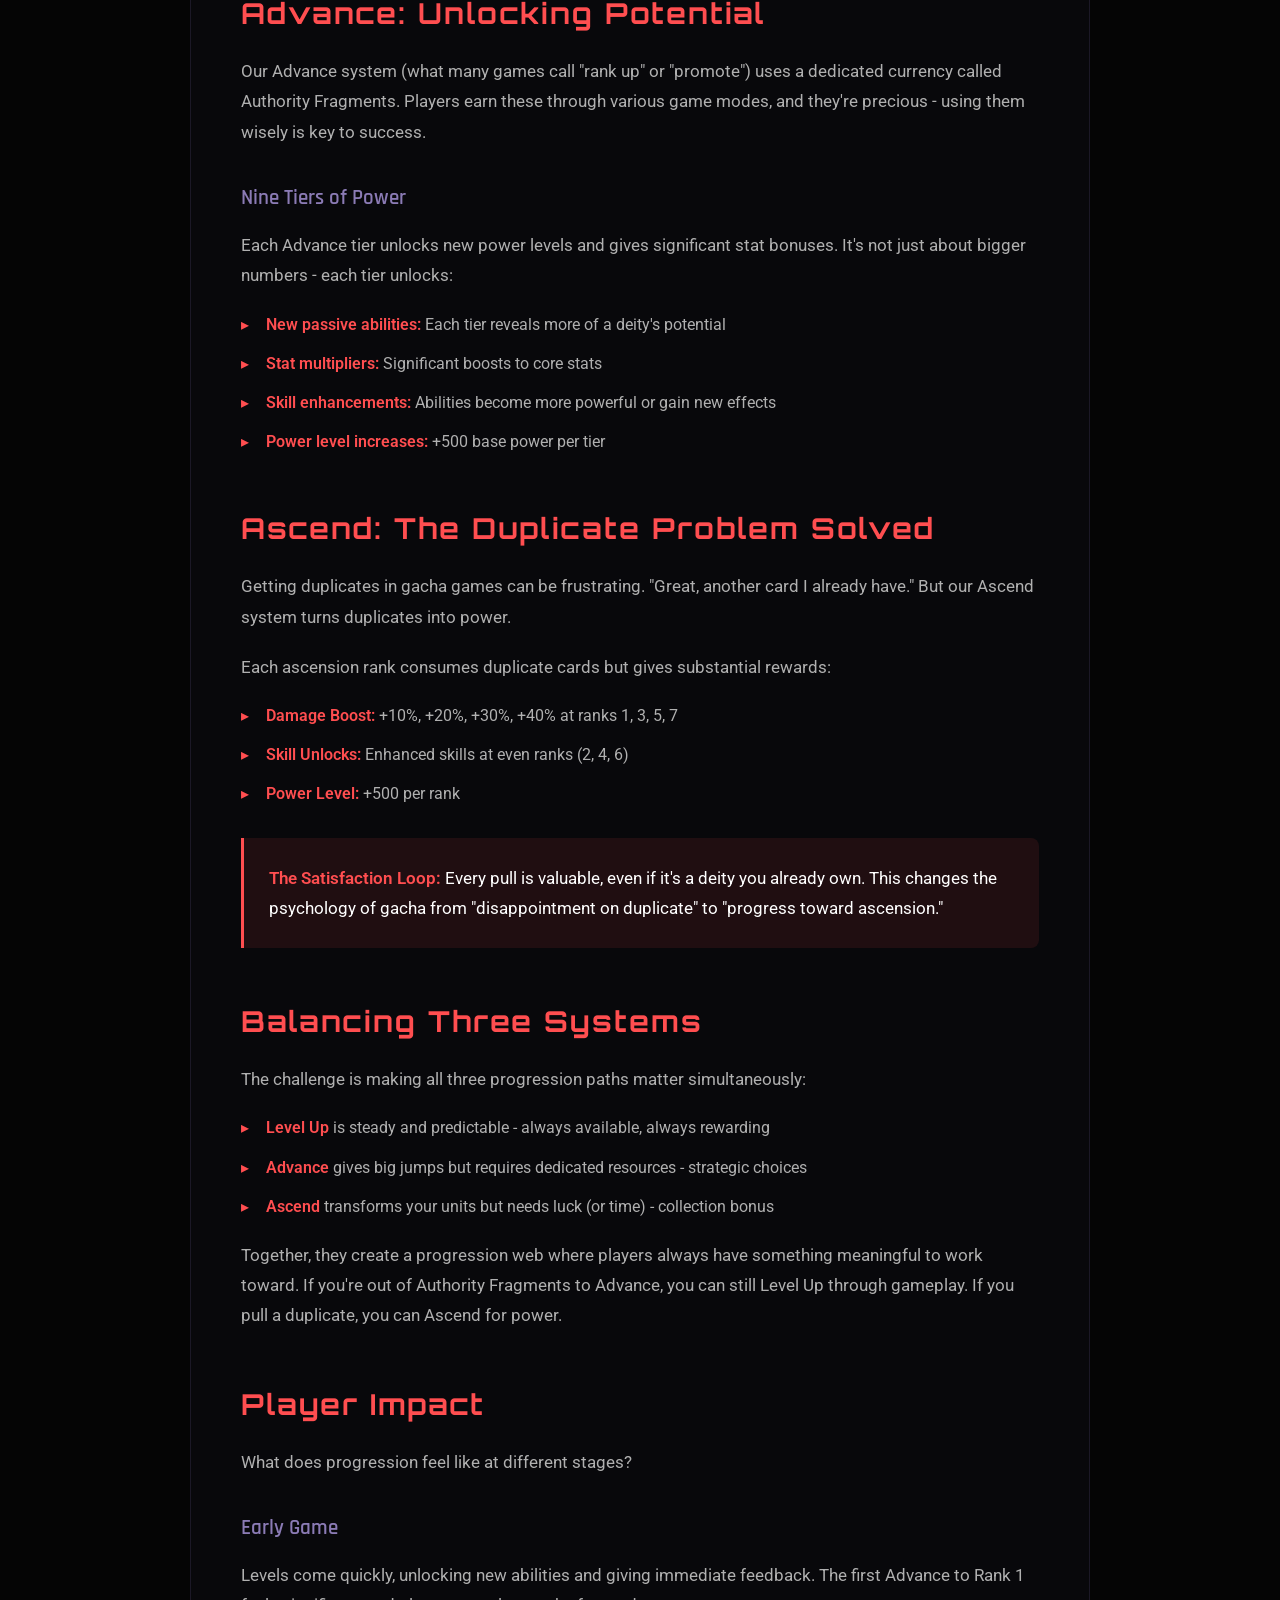
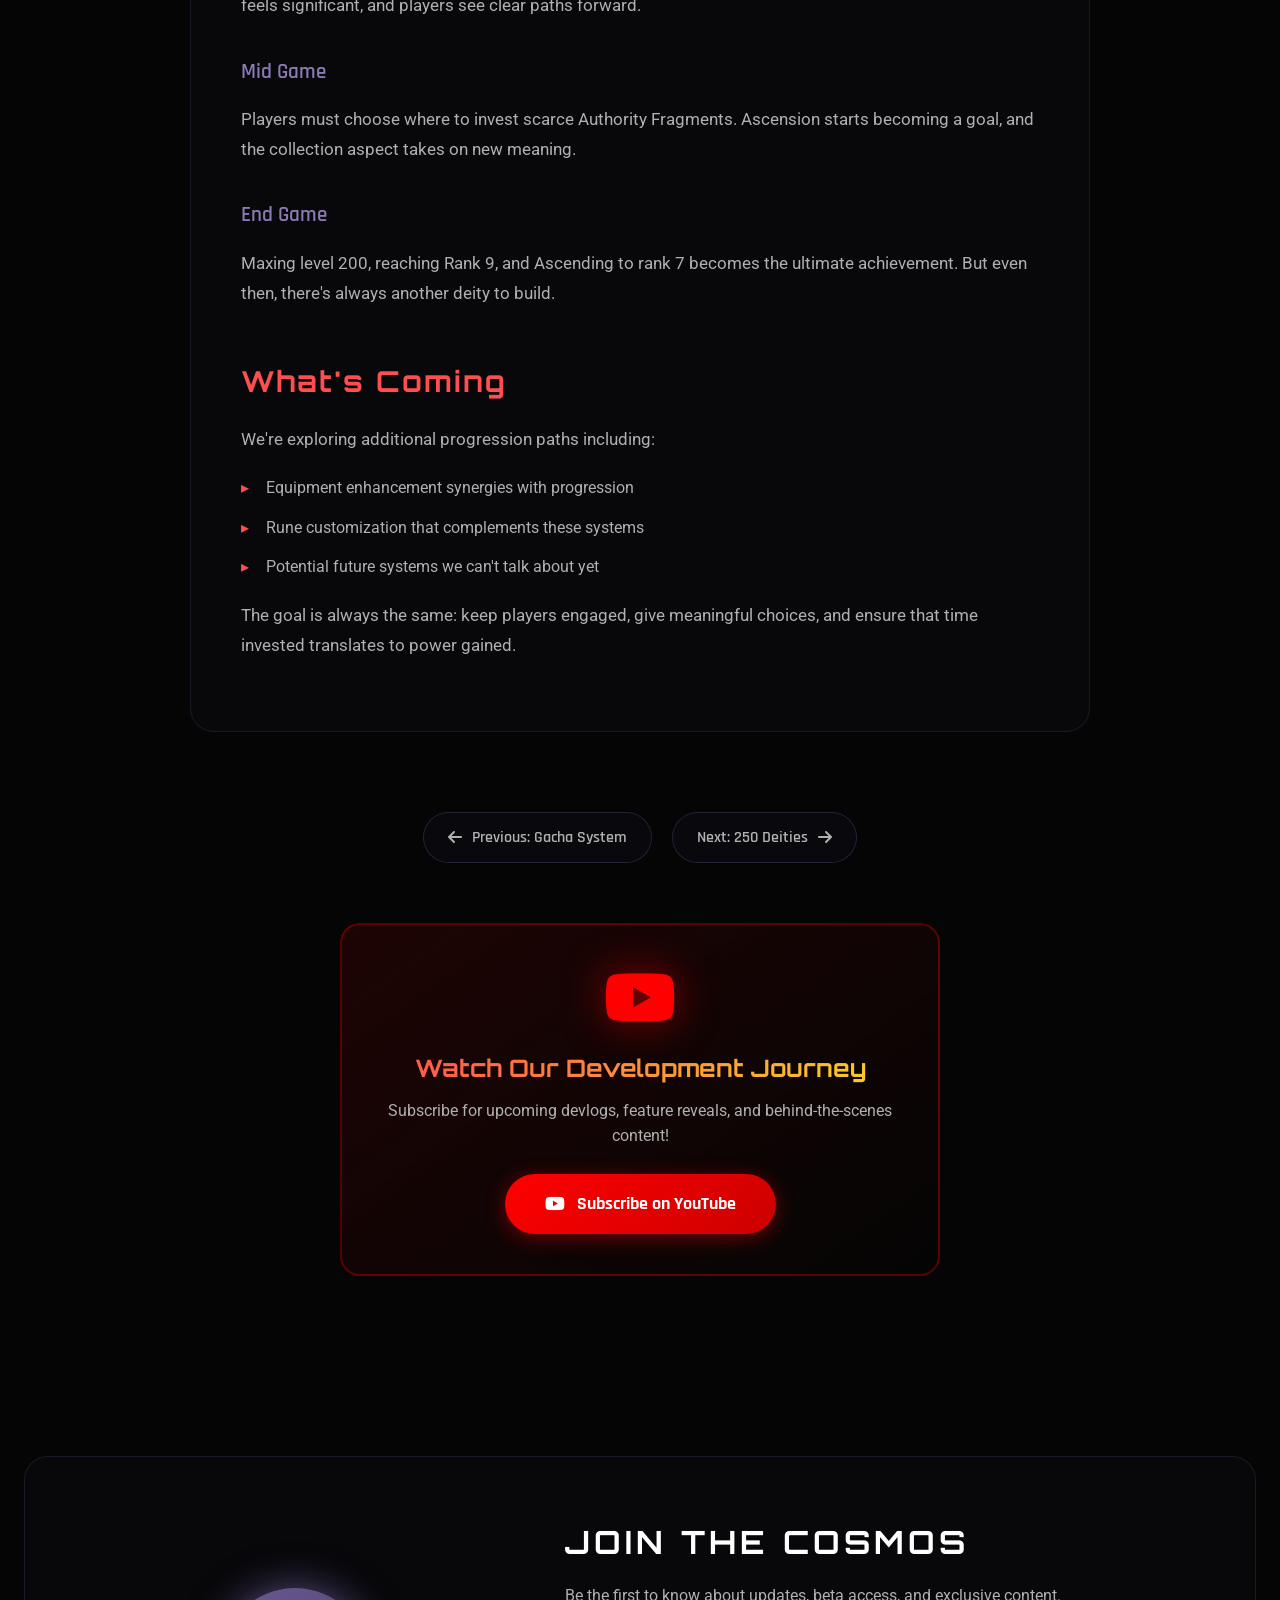
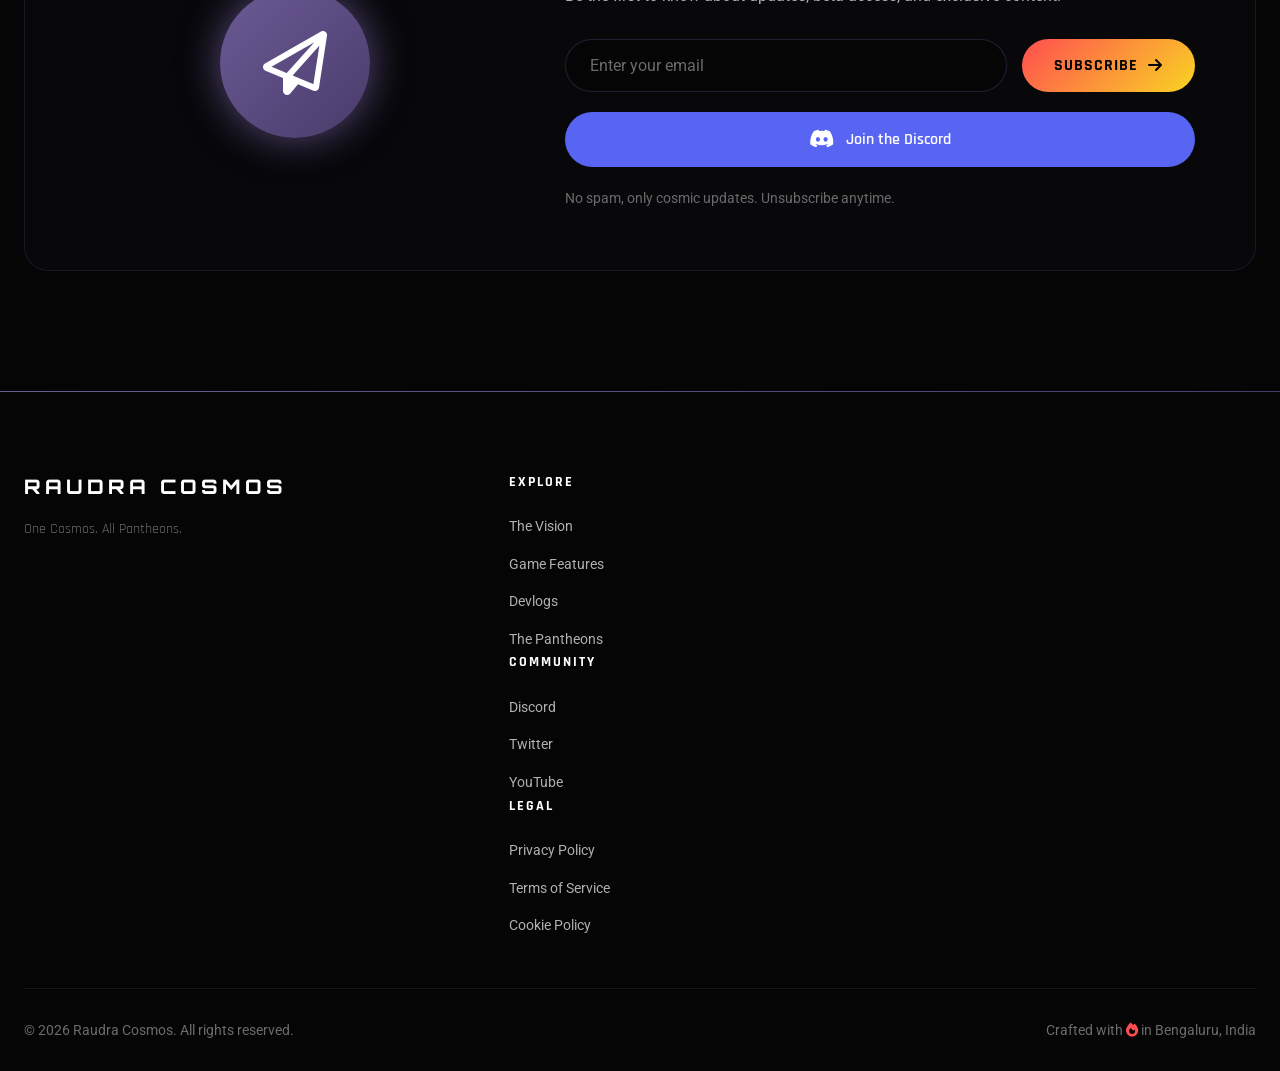
<file: devlogs/progression-systems.html>
<!DOCTYPE html>
<html lang="en">
<head>
    <meta charset="UTF-8">
    <meta name="viewport" content="width=device-width, initial-scale=1.0">
    <meta name="description" content="Progression Systems: Level Up, Advance, Ascend. Three paths to power - how we designed deep progression that keeps players engaged.">
    <meta name="keywords" content="progression systems, game design, level up, character advancement, RPG progression">
    <meta name="theme-color" content="#050505">
    <meta name="author" content="Raudra Cosmos Games">
    <link rel="canonical" href="https://raudracosmos.com/devlogs/progression-systems.html">

    <title>Progression Systems: Level Up, Advance, Ascend | Raudra Cosmos Devlog</title>

    <!-- Favicon -->
    <link rel="icon" type="image/png" href="../tab_icon.png" sizes="any">

    <!-- Google Fonts -->
    <link rel="preconnect" href="https://fonts.googleapis.com">
    <link rel="preconnect" href="https://fonts.gstatic.com" crossorigin>
    <link href="https://fonts.googleapis.com/css2?family=Orbitron:wght@400;500;600;700;800;900&family=Rajdhani:wght@300;400;500;600;700&family=Roboto:wght@300;400;500;700&display=swap" rel="stylesheet">

    <!-- Font Awesome -->
    <link rel="stylesheet" href="https://cdnjs.cloudflare.com/ajax/libs/font-awesome/6.5.1/css/all.min.css">

    <!-- Main Stylesheet -->
    <link rel="stylesheet" href="../style.css">

    <!-- Open Graph -->
    <meta property="og:type" content="article">
    <meta property="og:url" content="https://raudracosmos.com/devlogs/progression-systems.html">
    <meta property="og:title" content="Progression Systems: Level Up, Advance, Ascend">
    <meta property="og:description" content="Three paths to power - how we designed deep progression that keeps players engaged for the long haul.">
    <meta property="og:site_name" content="Raudra Cosmos">
    <meta property="article:published_time" content="2026-02-27">
    <meta property="article:author" content="Raudra Cosmos Games">

    <style>
        :root {
            --font-display: 'Orbitron', sans-serif;
            --font-heading: 'Rajdhani', sans-serif;
            --font-body: 'Roboto', sans-serif;
            --z-content: 10;
        }

        * {
            margin: 0;
            padding: 0;
            box-sizing: border-box;
        }

        body {
            position: relative;
            z-index: var(--z-content);
            overflow-x: hidden;
        }

        /* Simple, elegant navigation */
        .devlogs-nav {
            display: flex;
            justify-content: center;
            gap: 20px;
            padding: 15px 30px;
            position: sticky;
            top: 20px;
            z-index: 100;
            background: rgba(10, 10, 15, 0.7);
            backdrop-filter: blur(20px);
            border: 1px solid rgba(107, 91, 149, 0.3);
            border-radius: 50px;
            box-shadow: 0 10px 40px rgba(0, 0, 0, 0.3);
        }

        .devlogs-nav a {
            color: var(--text-secondary);
            text-decoration: none;
            font-family: var(--font-heading);
            font-weight: 600;
            transition: var(--transition-base);
            padding: 10px 20px;
            border-radius: 25px;
            display: flex;
            align-items: center;
            gap: 8px;
        }

        .devlogs-nav a:hover {
            background: rgba(107, 91, 149, 0.2);
            color: var(--fierce-orange);
        }

        /* Hero Section - Clean & Elegant */
        .blog-hero {
            text-align: center;
            padding: 140px 20px 100px;
            position: relative;
            z-index: var(--z-content);
        }

        .blog-meta {
            display: flex;
            justify-content: center;
            gap: 25px;
            margin-bottom: 30px;
            flex-wrap: wrap;
        }

        .blog-meta span {
            background: rgba(107, 91, 149, 0.15);
            border: 1px solid rgba(107, 91, 149, 0.3);
            padding: 10px 20px;
            border-radius: 30px;
            color: var(--cosmic-purple-light);
            font-size: 0.9rem;
            font-family: var(--font-heading);
            font-weight: 600;
            display: flex;
            align-items: center;
            gap: 8px;
            transition: var(--transition-base);
        }

        .blog-meta span:hover {
            background: rgba(107, 91, 149, 0.25);
            border-color: var(--fierce-orange);
            color: var(--fierce-orange);
        }

        .blog-title {
            font-family: var(--font-display);
            font-size: clamp(2rem, 5vw, 3rem);
            font-weight: 700;
            line-height: 1.2;
            letter-spacing: 2px;
            margin-bottom: 30px;
            color: var(--text-primary);
        }

        .hero-divider {
            display: flex;
            align-items: center;
            justify-content: center;
            gap: 15px;
        }

        .divider-line {
            width: 60px;
            height: 1px;
            background: var(--gradient-cosmic);
        }

        .divider-dot {
            width: 6px;
            height: 6px;
            background: var(--fierce-orange);
            border-radius: 50%;
            box-shadow: 0 0 10px var(--fierce-orange);
        }

        /* Content Card - Simple Glass Effect */
        .blog-content {
            max-width: 900px;
            margin: -40px auto 80px;
            padding: 50px;
            background: rgba(10, 10, 15, 0.6);
            border: 1px solid rgba(107, 91, 149, 0.2);
            border-radius: var(--radius-xl);
            position: relative;
            z-index: var(--z-content);
        }

        .blog-content h2 {
            font-family: var(--font-display);
            font-size: 1.8rem;
            font-weight: 700;
            letter-spacing: 2px;
            margin-top: 50px;
            margin-bottom: 20px;
            color: var(--fierce-orange);
        }

        .blog-content h3 {
            font-family: var(--font-heading);
            font-size: 1.3rem;
            font-weight: 600;
            color: var(--cosmic-purple-light);
            margin-top: 35px;
            margin-bottom: 15px;
        }

        .blog-content p {
            font-size: 1.05rem;
            line-height: 1.8;
            color: var(--text-secondary);
            margin-bottom: 20px;
        }

        .blog-content ul {
            margin: 20px 0;
            padding-left: 0;
            list-style: none;
        }

        .blog-content li {
            color: var(--text-secondary);
            margin-bottom: 12px;
            padding-left: 25px;
            position: relative;
            line-height: 1.7;
        }

        .blog-content li::before {
            content: '▸';
            position: absolute;
            left: 0;
            color: var(--fierce-orange);
        }

        .blog-content strong {
            color: var(--fierce-orange);
            font-weight: 600;
        }

        /* Highlight Box - Simple */
        .highlight-box {
            background: rgba(255, 78, 80, 0.1);
            border-left: 3px solid var(--fierce-orange);
            padding: 25px;
            margin: 30px 0;
            border-radius: 0 var(--radius-md) var(--radius-md) 0;
        }

        .highlight-box p {
            margin-bottom: 0;
            color: var(--text-primary);
        }

        /* Blog Navigation */
        .blog-nav {
            display: flex;
            justify-content: center;
            gap: 20px;
            max-width: 600px;
            margin: 0 auto 60px;
            padding: 0 20px;
            position: relative;
            z-index: var(--z-content);
        }

        .blog-nav a {
            background: rgba(10, 10, 15, 0.8);
            border: 1px solid rgba(107, 91, 149, 0.3);
            color: var(--text-secondary);
            text-decoration: none;
            font-family: var(--font-heading);
            font-weight: 600;
            transition: var(--transition-base);
            display: flex;
            align-items: center;
            gap: 10px;
            padding: 12px 24px;
            border-radius: var(--radius-full);
        }

        .blog-nav a:hover {
            background: rgba(107, 91, 149, 0.2);
            border-color: var(--fierce-orange);
            color: var(--fierce-orange);
            transform: translateY(-2px);
        }

        /* Footer styling */
        .newsletter-discord {
            margin-top: 20px;
        }

        .discord-btn {
            display: inline-flex;
            align-items: center;
            justify-content: center;
            gap: 12px;
            width: 100%;
            padding: 14px 24px;
            background: #5865F2;
            border: 1px solid rgba(88, 101, 242, 0.3);
            border-radius: var(--radius-full);
            font-family: var(--font-heading);
            font-size: var(--text-base);
            font-weight: 600;
            color: var(--text-primary);
            text-decoration: none;
            transition: var(--transition-base);
        }

        .discord-btn:hover {
            background: #4752C4;
            border-color: rgba(88, 101, 242, 0.5);
            transform: translateY(-2px);
            box-shadow: 0 8px 25px rgba(88, 101, 242, 0.4);
        }

        @media (max-width: 768px) {
            .blog-hero {
                padding: 120px 20px 80px;
            }

            .blog-content {
                margin: 0 20px 60px;
                padding: 30px 25px;
                border-radius: var(--radius-lg);
            }

            .blog-nav {
                flex-direction: column;
            }

            .blog-meta {
                flex-direction: column;
                align-items: center;
                gap: 12px;
            }
        }
    </style>
</head>
<body>
    <!-- Star Field Canvas Background -->
    <canvas id="starfield" class="starfield"></canvas>

    <!-- Nebula Overlay -->
    <div class="nebula-overlay">
        <div class="nebula nebula-1"></div>
        <div class="nebula nebula-2"></div>
        <div class="nebula nebula-3"></div>
    </div>

    <!-- Fixed Social Sidebar -->
    <aside class="social-sidebar" id="socialSidebar">
        <a href="https://discord.gg/wvvFtqftMvM" class="social-icon" data-tooltip="Discord" aria-label="Join our Discord" target="_blank" rel="noopener noreferrer">
            <i class="fa-brands fa-discord"></i>
        </a>
        <a href="https://x.com/RaudraCosmos" class="social-icon" data-tooltip="X (Twitter)" aria-label="Follow us on X" target="_blank" rel="noopener noreferrer">
            <i class="fa-brands fa-x-twitter"></i>
        </a>
        <a href="https://www.youtube.com/@RaudraCosmos" class="social-icon" data-tooltip="YouTube" aria-label="Subscribe on YouTube" target="_blank" rel="noopener noreferrer">
            <i class="fa-brands fa-youtube"></i>
        </a>
        <a href="https://www.linkedin.com/company/raudra-cosmos-games" class="social-icon" data-tooltip="LinkedIn" aria-label="Connect on LinkedIn" target="_blank" rel="noopener noreferrer">
            <i class="fa-brands fa-linkedin-in"></i>
        </a>
        <a href="https://www.instagram.com/raudracosmos/" class="social-icon" data-tooltip="Instagram" aria-label="Follow on Instagram" target="_blank" rel="noopener noreferrer">
            <i class="fa-brands fa-instagram"></i>
        </a>
        <a href="#" class="social-icon" data-tooltip="Facebook" aria-label="Like on Facebook" target="_blank" rel="noopener noreferrer">
            <i class="fa-brands fa-facebook-f"></i>
        </a>
    </aside>

    <!-- Mobile Social Bar -->
    <nav class="mobile-social-bar" id="mobileSocialBar">
        <a href="https://discord.gg/wvvFtqftMvM" class="mobile-social-icon" aria-label="Discord" target="_blank" rel="noopener noreferrer">
            <i class="fa-brands fa-discord"></i>
        </a>
        <a href="https://x.com/RaudraCosmos" class="mobile-social-icon" aria-label="X" target="_blank" rel="noopener noreferrer">
            <i class="fa-brands fa-x-twitter"></i>
        </a>
        <a href="https://www.youtube.com/@RaudraCosmos" class="mobile-social-icon" aria-label="YouTube" target="_blank" rel="noopener noreferrer">
            <i class="fa-brands fa-youtube"></i>
        </a>
        <a href="https://www.linkedin.com/company/raudra-cosmos-games" class="mobile-social-icon" aria-label="LinkedIn" target="_blank" rel="noopener noreferrer">
            <i class="fa-brands fa-linkedin-in"></i>
        </a>
        <a href="https://www.instagram.com/raudracosmos/" class="mobile-social-icon" aria-label="Instagram" target="_blank" rel="noopener noreferrer">
            <i class="fa-brands fa-instagram"></i>
        </a>
        <a href="#" class="mobile-social-icon" aria-label="Facebook" target="_blank" rel="noopener noreferrer">
            <i class="fa-brands fa-facebook-f"></i>
        </a>
    </nav>

    <!-- Main Content -->
    <main class="main-content">
        <nav class="devlogs-nav">
            <a href="../index.html"><i class="fa-solid fa-house"></i> Home</a>
            <a href="index.html"><i class="fa-solid fa-newspaper"></i> All Devlogs</a>
        </nav>

        <header class="blog-hero">
            <div class="blog-meta">
                <span><i class="fa-regular fa-calendar"></i> February 27, 2026</span>
                <span><i class="fa-regular fa-clock"></i> 5 min read</span>
                <span><i class="fa-solid fa-tag"></i> Tech</span>
            </div>
            <h1 class="blog-title">Progression Systems: Level Up, Advance, Ascend</h1>
            <div class="hero-divider">
                <span class="divider-line"></span>
                <span class="divider-dot"></span>
                <span class="divider-line"></span>
            </div>
        </header>

        <article class="blog-content">
            <p>A good progression system keeps players engaged for the long haul. Too fast, and players hit the ceiling. Too slow, and they get frustrated. Here's how we designed our three-path progression system to balance these challenges.</p>

            <h2>The Three Paths to Power</h2>
            <p>At Raudra Cosmos, we don't believe in one-dimensional progression. Instead, we've created three distinct advancement systems that work together:</p>
            <ul>
                <li><strong>Level Up:</strong> Steady, predictable growth through XP</li>
                <li><strong>Advance:</strong> Tier-based unlocking using Authority Fragments</li>
                <li><strong>Ascend:</strong> Transformative power through duplicate cards</li>
            </ul>

            <div class="highlight-box">
                <p><strong>The Key Insight:</strong> Each path serves a different purpose - Level Up is reliable, Advance is strategic, and Ascend transforms your collection.</p>
            </div>

            <h2>Level Up: The Foundation</h2>
            <p>Leveling up is the most straightforward path to power. Earn XP from battles, quests, and activities, then gain levels. But we added depth through:</p>
            <ul>
                <li>Scaling XP costs that increase gradually</li>
                <li>Meaningful stat gains at every level</li>
                <li>Skill unlocks at milestone levels</li>
                <li>Max level of 200 for long-term goals</li>
            </ul>

            <p>The max level of 200 gives us plenty of room to work with, and the scaling formula ensures that each level feels meaningful without being overwhelming. Early levels fly by, while later levels become more meaningful achievements.</p>

            <h2>Advance: Unlocking Potential</h2>
            <p>Our Advance system (what many games call "rank up" or "promote") uses a dedicated currency called Authority Fragments. Players earn these through various game modes, and they're precious - using them wisely is key to success.</p>

            <h3>Nine Tiers of Power</h3>
            <p>Each Advance tier unlocks new power levels and gives significant stat bonuses. It's not just about bigger numbers - each tier unlocks:</p>
            <ul>
                <li><strong>New passive abilities:</strong> Each tier reveals more of a deity's potential</li>
                <li><strong>Stat multipliers:</strong> Significant boosts to core stats</li>
                <li><strong>Skill enhancements:</strong> Abilities become more powerful or gain new effects</li>
                <li><strong>Power level increases:</strong> +500 base power per tier</li>
            </ul>

            <h2>Ascend: The Duplicate Problem Solved</h2>
            <p>Getting duplicates in gacha games can be frustrating. "Great, another card I already have." But our Ascend system turns duplicates into power.</p>

            <p>Each ascension rank consumes duplicate cards but gives substantial rewards:</p>
            <ul>
                <li><strong>Damage Boost:</strong> +10%, +20%, +30%, +40% at ranks 1, 3, 5, 7</li>
                <li><strong>Skill Unlocks:</strong> Enhanced skills at even ranks (2, 4, 6)</li>
                <li><strong>Power Level:</strong> +500 per rank</li>
            </ul>

            <div class="highlight-box">
                <p><strong>The Satisfaction Loop:</strong> Every pull is valuable, even if it's a deity you already own. This changes the psychology of gacha from "disappointment on duplicate" to "progress toward ascension."</p>
            </div>

            <h2>Balancing Three Systems</h2>
            <p>The challenge is making all three progression paths matter simultaneously:</p>
            <ul>
                <li><strong>Level Up</strong> is steady and predictable - always available, always rewarding</li>
                <li><strong>Advance</strong> gives big jumps but requires dedicated resources - strategic choices</li>
                <li><strong>Ascend</strong> transforms your units but needs luck (or time) - collection bonus</li>
            </ul>

            <p>Together, they create a progression web where players always have something meaningful to work toward. If you're out of Authority Fragments to Advance, you can still Level Up through gameplay. If you pull a duplicate, you can Ascend for power.</p>

            <h2>Player Impact</h2>
            <p>What does progression feel like at different stages?</p>

            <h3>Early Game</h3>
            <p>Levels come quickly, unlocking new abilities and giving immediate feedback. The first Advance to Rank 1 feels significant, and players see clear paths forward.</p>

            <h3>Mid Game</h3>
            <p>Players must choose where to invest scarce Authority Fragments. Ascension starts becoming a goal, and the collection aspect takes on new meaning.</p>

            <h3>End Game</h3>
            <p>Maxing level 200, reaching Rank 9, and Ascending to rank 7 becomes the ultimate achievement. But even then, there's always another deity to build.</p>

            <h2>What's Coming</h2>
            <p>We're exploring additional progression paths including:</p>
            <ul>
                <li>Equipment enhancement synergies with progression</li>
                <li>Rune customization that complements these systems</li>
                <li>Potential future systems we can't talk about yet</li>
            </ul>

            <p>The goal is always the same: keep players engaged, give meaningful choices, and ensure that time invested translates to power gained.</p>
        </article>

        <div class="blog-nav">
            <a href="building-gacha-system.html"><i class="fa-solid fa-arrow-left"></i> Previous: Gacha System</a>
            <a href="250-deities-pantheons.html">Next: 250 Deities <i class="fa-solid fa-arrow-right"></i></a>
        </div>

        <!-- YouTube CTA Section -->
        <div class="youtube-cta-section">
            <div class="youtube-content">
                <i class="fa-brands fa-youtube youtube-large-icon"></i>
                <h3>Watch Our Development Journey</h3>
                <p>Subscribe for upcoming devlogs, feature reveals, and behind-the-scenes content!</p>
                <a href="https://www.youtube.com/@RaudraCosmos" class="cta-youtube-large" target="_blank" rel="noopener noreferrer">
                    <i class="fa-brands fa-youtube"></i>
                    <span class="cta-text">Subscribe on YouTube</span>
                    <span class="cta-glow"></span>
                </a>
            </div>
        </div>

        <!-- Newsletter Section with Discord -->
        <section class="newsletter" id="newsletter">
            <div class="container">
                <div class="newsletter-content">
                    <div class="newsletter-visual">
                        <div class="newsletter-icon">
                            <i class="fa-regular fa-paper-plane"></i>
                        </div>
                    </div>
                    <div class="newsletter-text">
                        <h2 class="newsletter-title">Join the Cosmos</h2>
                        <p class="newsletter-description">
                            Be the first to know about updates, beta access, and exclusive content.
                        </p>
                        <form class="newsletter-form" id="newsletterForm">
                            <div class="form-group">
                                <input type="email" name="email" id="subscribeEmail" placeholder="Enter your email" required class="form-input">
                                <button type="submit" class="form-submit">
                                    <span>Subscribe</span>
                                    <i class="fa-solid fa-arrow-right"></i>
                                </button>
                            </div>
                        </form>
                        <div class="newsletter-discord">
                            <a href="https://discord.gg/wvvFtqftMvM" class="discord-btn" target="_blank">
                                <i class="fa-brands fa-discord"></i>
                                <span>Join the Discord</span>
                            </a>
                        </div>
                        <p class="newsletter-note">No spam, only cosmic updates. Unsubscribe anytime.</p>
                    </div>
                </div>
            </div>
        </section>
    </main>

    <!-- Footer -->
    <footer class="footer">
        <div class="footer-bg">
            <div class="footer-line"></div>
        </div>
        <div class="container">
            <div class="footer-content">
                <div class="footer-brand">
                    <h3 class="footer-logo">RAUDRA COSMOS</h3>
                    <p class="footer-tagline">One Cosmos. All Pantheons.</p>
                </div>
                <div class="footer-links">
                    <div class="footer-column">
                        <h4 class="footer-heading">Explore</h4>
                        <ul class="footer-nav">
                            <li><a href="../index.html#about">The Vision</a></li>
                            <li><a href="../index.html#gameFeatures">Game Features</a></li>
                            <li><a href="index.html">Devlogs</a></li>
                            <li><a href="../pantheons.html">The Pantheons</a></li>
                        </ul>
                    </div>
                    <div class="footer-column">
                        <h4 class="footer-heading">Community</h4>
                        <ul class="footer-nav">
                            <li><a href="https://discord.gg/wvvFtqftMvM" target="_blank" rel="noopener noreferrer">Discord</a></li>
                            <li><a href="https://x.com/RaudraCosmos" target="_blank" rel="noopener noreferrer">Twitter</a></li>
                            <li><a href="https://www.youtube.com/@RaudraCosmos" target="_blank" rel="noopener noreferrer">YouTube</a></li>
                        </ul>
                    </div>
                    <div class="footer-column">
                        <h4 class="footer-heading">Legal</h4>
                        <ul class="footer-nav">
                            <li><a href="#">Privacy Policy</a></li>
                            <li><a href="#">Terms of Service</a></li>
                            <li><a href="#">Cookie Policy</a></li>
                        </ul>
                    </div>
                </div>
            </div>
            <div class="footer-bottom">
                <p class="footer-copyright">
                    © 2026 Raudra Cosmos. All rights reserved.
                </p>
                <p class="footer-made">
                    Crafted with <span class="heart"><i class="fa-solid fa-fire"></i></span> in Bengaluru, India
                </p>
            </div>
        </div>
    </footer>

    <!-- Scripts -->
    <script src="../script.js"></script>
</body>
</html>
</file>
<file: style.css>
/* ============================================
   RAUDRA COSMOS - Main Stylesheet
   ============================================ */

/* ============================================
   1. CSS VARIABLES & ROOT CONFIGURATION
   ============================================ */

:root {
    /* Color Palette */
    --deep-black: #050505;
    --rich-black: #0a0a0f;
    --void-black: #000000;

    --cosmic-purple: #6B5B95;
    --cosmic-purple-light: #8B7BB5;
    --cosmic-purple-dark: #4A3B6B;
    --cosmic-violet: #7B6B9E;

    --fierce-orange: #FF4E50;
    --fierce-orange-light: #FF6B6B;
    --fierce-orange-dark: #E63E40;
    --golden-amber: #F9D423;

    --text-primary: #FFFFFF;
    --text-secondary: #B0B0B0;
    --text-muted: #6B6B6B;

    /* Gradients */
    --gradient-fire: linear-gradient(135deg, var(--fierce-orange) 0%, var(--golden-amber) 100%);
    --gradient-cosmic: linear-gradient(135deg, var(--cosmic-purple) 0%, var(--cosmic-purple-dark) 100%);
    --gradient-vertical: linear-gradient(180deg, var(--deep-black) 0%, var(--rich-black) 100%);
    --gradient-overlay: linear-gradient(180deg, rgba(5, 5, 5, 0) 0%, rgba(5, 5, 5, 0.8) 100%);

    /* Element Gradients */
    --element-fire: linear-gradient(135deg, #FF4E50 0%, #FF8C42 100%);
    --element-lightning: linear-gradient(135deg, #FFD700 0%, #FFF8DC 50%, #87CEEB 100%);
    --element-cosmic: linear-gradient(135deg, #6B5B95 0%, #4A90D9 50%, #9B59B6 100%);
    --element-water: linear-gradient(135deg, #00CED1 0%, #4169E1 100%);
    --element-wind: linear-gradient(135deg, #98D8C8 0%, #F7DC6F 100%);

    /* Typography */
    --font-display: 'Orbitron', sans-serif;
    --font-heading: 'Rajdhani', sans-serif;
    --font-body: 'Roboto', sans-serif;

    /* Font Sizes */
    --text-xs: 0.75rem;
    --text-sm: 0.875rem;
    --text-base: 1rem;
    --text-lg: 1.125rem;
    --text-xl: 1.25rem;
    --text-2xl: 1.5rem;
    --text-3xl: 2rem;
    --text-4xl: 2.5rem;
    --text-5xl: 3rem;
    --text-6xl: 3.75rem;
    --text-7xl: 4.5rem;
    --text-8xl: 6rem;

    /* Spacing */
    --sidebar-width: 80px;
    --sidebar-offset: 40px;
    --section-padding: 120px 0;
    --container-max-width: 1280px;
    --container-padding: 0 24px;

    /* Effects */
    --glow-purple-sm: 0 0 10px rgba(107, 91, 149, 0.4);
    --glow-purple-md: 0 0 20px rgba(107, 91, 149, 0.6);
    --glow-purple-lg: 0 0 40px rgba(107, 91, 149, 0.8);
    --glow-orange-sm: 0 0 10px rgba(255, 78, 80, 0.4);
    --glow-orange-md: 0 0 20px rgba(255, 78, 80, 0.6);
    --glow-orange-lg: 0 0 40px rgba(255, 78, 80, 0.8);
    --glow-text: 0 0 30px rgba(107, 91, 149, 0.5);

    /* Transitions */
    --transition-fast: 0.15s ease;
    --transition-base: 0.3s ease;
    --transition-slow: 0.5s ease;
    --transition-smooth: 0.6s cubic-bezier(0.4, 0, 0.2, 1);

    /* Z-Index Scale */
    --z-starfield: 0;
    --z-nebula: 1;
    --z-content: 10;
    --z-sidebar: 100;
    --z-cursor: 1000;
    --z-preloader: 9999;

    /* Border Radius */
    --radius-sm: 4px;
    --radius-md: 8px;
    --radius-lg: 16px;
    --radius-xl: 24px;
    --radius-full: 9999px;
}

/* Dark Mode Preference */
@media (prefers-color-scheme: dark) {
    :root {
        /* Already optimized for dark mode */
    }
}

/* ============================================
   2. CSS RESET & BASE STYLES
   ============================================ */

*, *::before, *::after {
    margin: 0;
    padding: 0;
    box-sizing: border-box;
}

html {
    font-size: 16px;
    scroll-behavior: smooth;
    -webkit-font-smoothing: antialiased;
    -moz-osx-font-smoothing: grayscale;
}

body {
    font-family: var(--font-body);
    font-size: var(--text-base);
    font-weight: 400;
    line-height: 1.6;
    color: var(--text-primary);
    background-color: var(--deep-black);
    overflow-x: hidden;
    min-height: 100vh;
}

/* Custom Scrollbar */
::-webkit-scrollbar {
    width: 8px;
    height: 8px;
}

::-webkit-scrollbar-track {
    background: var(--deep-black);
}

::-webkit-scrollbar-thumb {
    background: var(--cosmic-purple);
    border-radius: var(--radius-full);
}

::-webkit-scrollbar-thumb:hover {
    background: var(--cosmic-purple-light);
}

/* Selection */
::selection {
    background: var(--fierce-orange);
    color: var(--text-primary);
}

::-moz-selection {
    background: var(--fierce-orange);
    color: var(--text-primary);
}

/* Focus Styles */
:focus-visible {
    outline: 2px solid var(--fierce-orange);
    outline-offset: 4px;
}

a {
    color: inherit;
    text-decoration: none;
    transition: var(--transition-base);
}

img {
    max-width: 100%;
    height: auto;
    display: block;
}

button {
    border: none;
    background: none;
    cursor: pointer;
    font-family: inherit;
}

ul, ol {
    list-style: none;
}

/* ============================================
   STARFIELD & NEBULA (For All Pages)
   ============================================ */

.starfield {
    position: fixed;
    top: 0;
    left: 0;
    width: 100%;
    height: 100%;
    z-index: var(--z-starfield);
    pointer-events: none;
}

.nebula-overlay {
    position: fixed;
    top: 0;
    left: 0;
    width: 100%;
    height: 100%;
    z-index: var(--z-nebula);
    pointer-events: none;
    opacity: 0.4;
}

.nebula {
    position: absolute;
    border-radius: 50%;
    filter: blur(60px);
    animation: nebulaFloat 30s ease-in-out infinite;
}

.nebula-1 {
    width: 600px;
    height: 600px;
    background: radial-gradient(circle, rgba(107,91,149,0.3) 0%, transparent 70%);
    top: 10%;
    left: 10%;
    animation-delay: 0s;
}

.nebula-2 {
    width: 500px;
    height: 500px;
    background: radial-gradient(circle, rgba(255,78,80,0.2) 0%, transparent 70%);
    bottom: 20%;
    right: 10%;
    animation-delay: 10s;
}

.nebula-3 {
    width: 400px;
    height: 400px;
    background: radial-gradient(circle, rgba(249,212,35,0.15) 0%, transparent 70%);
    top: 50%;
    left: 50%;
    transform: translate(-50%, -50%);
    animation-delay: 20s;
}

@keyframes nebulaFloat {
    0%, 100% { transform: translate(0, 0) scale(1); }
    33% { transform: translate(30px, -30px) scale(1.1); }
    66% { transform: translate(-20px, 20px) scale(0.9); }
}

/* Content z-index fix for pages with starfield */
body {
    position: relative;
    z-index: var(--z-content);
}

/* ============================================
   3. PRELOADER STYLES
   ============================================ */

.preloader {
    position: fixed;
    top: 0;
    left: 0;
    width: 100%;
    height: 100%;
    background: var(--deep-black);
    display: flex;
    align-items: center;
    justify-content: center;
    z-index: var(--z-preloader);
    transition: opacity 0.6s ease, visibility 0.6s ease;
}

.preloader.loaded {
    opacity: 0;
    visibility: hidden;
}

.preloader-content {
    text-align: center;
}

.preloader-logo {
    font-family: var(--font-display);
    font-size: var(--text-3xl);
    font-weight: 900;
    letter-spacing: 4px;
    background: var(--gradient-cosmic);
    -webkit-background-clip: text;
    -webkit-text-fill-color: transparent;
    background-clip: text;
    margin-bottom: 40px;
    animation: preloaderPulse 1.5s ease-in-out infinite;
}

.preloader-bar {
    width: 280px;
    height: 3px;
    background: rgba(107, 91, 149, 0.2);
    border-radius: var(--radius-full);
    overflow: hidden;
    margin: 0 auto 20px;
}

.preloader-progress {
    height: 100%;
    background: var(--gradient-fire);
    border-radius: var(--radius-full);
    animation: preloaderProgress 1s ease-out forwards;
}

.preloader-text {
    font-family: var(--font-heading);
    font-size: var(--text-sm);
    color: var(--text-secondary);
    letter-spacing: 2px;
    text-transform: uppercase;
}

@keyframes preloaderPulse {
    0%, 100% { opacity: 1; transform: scale(1); }
    50% { opacity: 0.8; transform: scale(0.98); }
}

@keyframes preloaderProgress {
    0% { width: 0%; }
    100% { width: 100%; }
}

/* Page Content Fade-in */
.page-content-wrapper {
    opacity: 0;
    transition: opacity 0.5s ease;
}

.page-content-wrapper.visible {
    opacity: 1;
}

/* ============================================
   4. STAR FIELD CANVAS
   ============================================ */

.starfield {
    position: fixed;
    top: 0;
    left: 0;
    width: 100%;
    height: 100%;
    z-index: var(--z-starfield);
    pointer-events: none;
}

/* ============================================
   5. NEBULA OVERLAY
   ============================================ */

.nebula-overlay {
    position: fixed;
    top: 0;
    left: 0;
    width: 100%;
    height: 100%;
    z-index: var(--z-nebula);
    pointer-events: none;
    overflow: hidden;
}

.nebula {
    position: absolute;
    border-radius: 50%;
    filter: blur(100px);
    opacity: 0.15;
    animation: nebulaFloat 30s ease-in-out infinite;
}

.nebula-1 {
    width: 600px;
    height: 600px;
    background: radial-gradient(circle, var(--cosmic-purple) 0%, transparent 70%);
    top: -200px;
    right: -200px;
    animation-delay: 0s;
}

.nebula-2 {
    width: 500px;
    height: 500px;
    background: radial-gradient(circle, var(--fierce-orange) 0%, transparent 70%);
    bottom: -150px;
    left: -150px;
    animation-delay: -10s;
}

.nebula-3 {
    width: 400px;
    height: 400px;
    background: radial-gradient(circle, var(--cosmic-violet) 0%, transparent 70%);
    top: 50%;
    left: 50%;
    transform: translate(-50%, -50%);
    animation-delay: -20s;
}

@keyframes nebulaFloat {
    0%, 100% { transform: translate(0, 0) scale(1); }
    25% { transform: translate(50px, -30px) scale(1.1); }
    50% { transform: translate(-30px, 50px) scale(0.9); }
    75% { transform: translate(-50px, -20px) scale(1.05); }
}

/* ============================================
   6. CUSTOM CURSOR
   ============================================ */

.custom-cursor {
    position: fixed;
    top: 0;
    left: 0;
    width: 100%;
    height: 100%;
    pointer-events: none;
    z-index: var(--z-cursor);
    mix-blend-mode: difference;
}

.cursor-inner,
.cursor-outer {
    position: absolute;
    top: 0;
    left: 0;
    border-radius: 50%;
    transform: translate(-50%, -50%);
    transition: transform 0.15s ease-out, opacity 0.15s ease-out;
}

.cursor-inner {
    width: 8px;
    height: 8px;
    background: var(--fierce-orange);
}

.cursor-outer {
    width: 40px;
    height: 40px;
    border: 1px solid var(--fierce-orange);
    opacity: 0.5;
}

body.hovering .cursor-outer {
    width: 60px;
    height: 60px;
    opacity: 0.8;
    background: rgba(255, 78, 80, 0.1);
}

/* ============================================
   7. SOCIAL SIDEBAR (Desktop)
   ============================================ */

.social-sidebar {
    position: fixed;
    left: var(--sidebar-offset);
    top: 50%;
    transform: translateY(-50%);
    display: flex;
    flex-direction: column;
    gap: 20px;
    z-index: var(--z-sidebar);
}

.social-icon {
    position: relative;
    width: 52px;
    height: 52px;
    display: flex;
    align-items: center;
    justify-content: center;
    border-radius: var(--radius-full);
    background: rgba(107, 91, 149, 0.15);
    border: 2px solid rgba(107, 91, 149, 0.4);
    color: var(--text-primary);
    font-size: var(--text-xl);
    transition: var(--transition-base);
    overflow: hidden;
    box-shadow: 0 0 15px rgba(107, 91, 149, 0.2);
}

.social-icon::before {
    content: '';
    position: absolute;
    inset: 0;
    background: var(--gradient-fire);
    opacity: 0;
    transition: var(--transition-base);
}

.social-icon i {
    position: relative;
    z-index: 1;
    transition: var(--transition-base);
    filter: drop-shadow(0 0 3px rgba(255, 255, 255, 0.3));
}

.social-icon:hover {
    transform: scale(1.2) translateX(5px);
    border-color: var(--fierce-orange);
    box-shadow: 0 0 25px rgba(255, 78, 80, 0.5);
}

.social-icon:hover::before {
    opacity: 0.3;
}

.social-icon:hover i {
    color: var(--fierce-orange);
    filter: drop-shadow(0 0 15px var(--fierce-orange));
}

/* Tooltip */
.social-icon::after {
    content: attr(data-tooltip);
    position: absolute;
    left: calc(100% + 15px);
    top: 50%;
    transform: translateY(-50%) translateX(-10px);
    padding: 8px 14px;
    background: rgba(5, 5, 5, 0.95);
    border: 1px solid var(--cosmic-purple);
    border-radius: var(--radius-md);
    font-family: var(--font-heading);
    font-size: var(--text-xs);
    font-weight: 600;
    letter-spacing: 1px;
    text-transform: uppercase;
    white-space: nowrap;
    opacity: 0;
    visibility: hidden;
    transition: var(--transition-base);
}

.social-icon:hover::after {
    opacity: 1;
    visibility: visible;
    transform: translateY(-50%) translateX(0);
}

/* ============================================
   8. MOBILE SOCIAL BAR
   ============================================ */

.mobile-social-bar {
    display: none;
    position: fixed;
    bottom: 0;
    left: 0;
    width: 100%;
    height: 60px;
    background: rgba(5, 5, 5, 0.9);
    backdrop-filter: blur(20px);
    border-top: 1px solid rgba(107, 91, 149, 0.3);
    z-index: var(--z-sidebar);
    justify-content: space-around;
    align-items: center;
}

.mobile-social-icon {
    display: flex;
    align-items: center;
    justify-content: center;
    width: 40px;
    height: 40px;
    color: var(--text-secondary);
    font-size: var(--text-xl);
    transition: var(--transition-base);
}

.mobile-social-icon:hover {
    color: var(--fierce-orange);
    transform: scale(1.1);
}

.mobile-social-icon:active {
    transform: scale(0.95);
}

/* ============================================
   9. MAIN CONTENT CONTAINER
   ============================================ */

.main-content {
    position: relative;
    z-index: var(--z-content);
}

.container {
    max-width: var(--container-max-width);
    margin: 0 auto;
    padding: var(--container-padding);
}

/* ============================================
   10. HERO SECTION
   ============================================ */

.hero {
    min-height: 100vh;
    display: flex;
    align-items: center;
    justify-content: center;
    padding: 0;
    position: relative;
    overflow: hidden;
}

.hero-content {
    text-align: center;
    z-index: 2;
    padding: 0 20px;
}

/* Hero Badge */
.hero-badge {
    display: inline-flex;
    align-items: center;
    gap: 10px;
    padding: 8px 20px;
    background: rgba(107, 91, 149, 0.15);
    border: 1px solid rgba(107, 91, 149, 0.4);
    border-radius: var(--radius-full);
    margin-bottom: 30px;
    animation: fadeUp 1s ease 0.2s both;
}

.badge-pulse {
    width: 8px;
    height: 8px;
    background: var(--fierce-orange);
    border-radius: 50%;
    animation: badgePulse 2s ease-in-out infinite;
}

.hero-badge span:not(.badge-pulse) {
    font-family: var(--font-heading);
    font-size: var(--text-sm);
    font-weight: 600;
    letter-spacing: 2px;
    text-transform: uppercase;
    color: var(--text-secondary);
}

@keyframes badgePulse {
    0%, 100% {
        opacity: 1;
        transform: scale(1);
        box-shadow: 0 0 10px var(--fierce-orange);
    }
    50% {
        opacity: 0.6;
        transform: scale(0.8);
        box-shadow: 0 0 20px var(--fierce-orange);
    }
}

/* Hero Title */
.hero-title {
    font-family: var(--font-display);
    font-weight: 900;
    line-height: 1;
    margin-bottom: 20px;
}

.title-line {
    display: block;
    font-size: clamp(3rem, 10vw, 6rem);
    letter-spacing: 8px;
    text-transform: uppercase;
}

.title-line:first-child {
    animation: fadeUp 1s ease 0.3s both;
}

.title-cosmos {
    background: var(--gradient-fire);
    -webkit-background-clip: text;
    -webkit-text-fill-color: transparent;
    background-clip: text;
    filter: drop-shadow(0 0 30px rgba(255, 78, 80, 0.4));
    animation: fadeUp 1s ease 0.4s both, titleGlow 3s ease-in-out infinite;
}

@keyframes titleGlow {
    0%, 100% { filter: drop-shadow(0 0 30px rgba(255, 78, 80, 0.4)); }
    50% { filter: drop-shadow(0 0 50px rgba(255, 78, 80, 0.6)); }
}

/* Hero Subtitle */
.hero-subtitle {
    font-family: var(--font-heading);
    font-size: clamp(1rem, 2.5vw, 1.5rem);
    font-weight: 400;
    line-height: 1.5;
    margin-bottom: 50px;
    animation: fadeUp 1s ease 0.5s both;
}

.subtitle-text {
    display: block;
    color: var(--text-secondary);
}

.subtitle-highlight {
    display: block;
    font-size: 1.2em;
    font-weight: 600;
    background: var(--gradient-cosmic);
    -webkit-background-clip: text;
    -webkit-text-fill-color: transparent;
    background-clip: text;
}

/* Hero CTA Buttons */
.hero-cta {
    display: flex;
    gap: 20px;
    justify-content: center;
    align-items: center;
    flex-wrap: wrap;
    animation: fadeUp 1s ease 0.6s both;
}

/* Primary CTA */
.cta-primary {
    position: relative;
    display: inline-flex;
    align-items: center;
    gap: 12px;
    padding: 18px 40px;
    background: var(--gradient-fire);
    border-radius: var(--radius-full);
    font-family: var(--font-heading);
    font-size: var(--text-lg);
    font-weight: 700;
    letter-spacing: 1px;
    text-transform: uppercase;
    color: var(--deep-black);
    overflow: hidden;
    transition: var(--transition-base);
}

.cta-primary::before {
    content: '';
    position: absolute;
    inset: 0;
    background: linear-gradient(135deg, var(--golden-amber) 0%, var(--fierce-orange) 100%);
    opacity: 0;
    transition: var(--transition-base);
}

.cta-primary .cta-icon {
    font-size: 1.2em;
}

.cta-primary .cta-text {
    position: relative;
    z-index: 1;
}

.cta-glow {
    position: absolute;
    inset: -2px;
    background: var(--gradient-fire);
    border-radius: var(--radius-full);
    filter: blur(15px);
    opacity: 0;
    transition: var(--transition-base);
    z-index: -1;
}

.cta-primary:hover {
    transform: translateY(-3px) scale(1.02);
    box-shadow: var(--glow-orange-lg);
}

.cta-primary:hover::before {
    opacity: 1;
}

.cta-primary:hover .cta-glow {
    opacity: 0.6;
}

.cta-primary:active {
    transform: translateY(-1px) scale(1);
}

/* Secondary CTA */
.cta-secondary {
    display: inline-flex;
    align-items: center;
    gap: 10px;
    padding: 16px 30px;
    background: transparent;
    border: 1px solid rgba(107, 91, 149, 0.5);
    border-radius: var(--radius-full);
    font-family: var(--font-heading);
    font-size: var(--text-base);
    font-weight: 600;
    letter-spacing: 1px;
    text-transform: uppercase;
    color: var(--text-primary);
    transition: var(--transition-base);
}

.cta-secondary:hover {
    border-color: var(--cosmic-purple);
    background: rgba(107, 91, 149, 0.1);
    color: var(--cosmic-purple-light);
}

.cta-secondary i {
    transition: var(--transition-base);
}

.cta-secondary:hover i {
    transform: translateY(3px);
}

/* Hero Scroll Indicator */
.hero-scroll {
    position: absolute;
    bottom: 40px;
    left: 50%;
    transform: translateX(-50%);
    display: flex;
    flex-direction: column;
    align-items: center;
    gap: 10px;
    animation: fadeUp 1s ease 0.8s both;
}

.scroll-text {
    font-family: var(--font-heading);
    font-size: var(--text-xs);
    font-weight: 600;
    letter-spacing: 2px;
    text-transform: uppercase;
    color: var(--text-muted);
}

.scroll-line {
    width: 1px;
    height: 40px;
    background: linear-gradient(180deg, var(--cosmic-purple) 0%, transparent 100%);
}

.scroll-indicator {
    width: 6px;
    height: 6px;
    background: var(--cosmic-purple);
    border-radius: 50%;
    animation: scrollBounce 2s ease-in-out infinite;
}

@keyframes scrollBounce {
    0%, 100% { transform: translateY(0); opacity: 1; }
    50% { transform: translateY(15px); opacity: 0.3; }
}

/* Hero Particles Container */
.hero-particles {
    position: absolute;
    inset: 0;
    pointer-events: none;
}

/* ============================================
   11. SECTION HEADER COMPONENT
   ============================================ */

.section-header {
    text-align: center;
    margin-bottom: 60px;
}

.section-number {
    display: inline-block;
    font-family: var(--font-display);
    font-size: var(--text-sm);
    font-weight: 700;
    color: var(--fierce-orange);
    letter-spacing: 4px;
    margin-bottom: 15px;
    position: relative;
}

.section-number::after {
    content: '';
    position: absolute;
    right: -20px;
    top: 50%;
    width: 15px;
    height: 1px;
    background: var(--cosmic-purple);
}

.section-title {
    font-family: var(--font-display);
    font-size: clamp(2rem, 5vw, 3rem);
    font-weight: 700;
    letter-spacing: 6px;
    text-transform: uppercase;
    margin-bottom: 20px;
}

.section-divider {
    display: flex;
    align-items: center;
    justify-content: center;
    gap: 15px;
}

.divider-line {
    width: 60px;
    height: 1px;
    background: var(--gradient-cosmic);
}

.divider-dot {
    width: 6px;
    height: 6px;
    background: var(--fierce-orange);
    border-radius: 50%;
    box-shadow: 0 0 10px var(--fierce-orange);
}

.section-subtitle {
    font-family: var(--font-heading);
    font-size: var(--text-lg);
    color: var(--text-secondary);
    max-width: 600px;
    margin: 20px auto 0;
}

.section-link {
    font-family: var(--font-heading);
    font-size: var(--text-base);
    color: var(--golden-amber);
    text-decoration: none;
    display: inline-flex;
    align-items: center;
    gap: 8px;
    margin-top: 15px;
    transition: all var(--transition-base);
}

.section-link:hover {
    color: var(--fierce-orange);
    gap: 12px;
}

.section-link i {
    font-size: 0.9em;
}

/* ============================================
   12. ABOUT SECTION
   ============================================ */

.about {
    padding: var(--section-padding);
    position: relative;
}

.section-bg {
    position: absolute;
    inset: 0;
    overflow: hidden;
    pointer-events: none;
}

.cosmic-circle {
    position: absolute;
    border-radius: 50%;
    border: 1px solid rgba(107, 91, 149, 0.2);
}

.circle-1 {
    width: 400px;
    height: 400px;
    top: 10%;
    right: 5%;
    animation: circleRotate 60s linear infinite;
}

.circle-2 {
    width: 300px;
    height: 300px;
    bottom: 10%;
    left: 5%;
    animation: circleRotate 45s linear infinite reverse;
}

@keyframes circleRotate {
    from { transform: rotate(0deg); }
    to { transform: rotate(360deg); }
}

.about-content {
    display: grid;
    grid-template-columns: 1fr 1.5fr;
    gap: 80px;
    align-items: center;
}

/* About Visual */
.about-visual {
    display: flex;
    justify-content: center;
}

.about-icon-wrapper {
    position: relative;
    width: 280px;
    height: 280px;
}

.about-icon-bg {
    position: absolute;
    inset: 0;
    background: var(--gradient-cosmic);
    border-radius: 50%;
    opacity: 0.1;
    filter: blur(40px);
    animation: iconBgPulse 4s ease-in-out infinite;
}

@keyframes iconBgPulse {
    0%, 100% { transform: scale(1); opacity: 0.1; }
    50% { transform: scale(1.1); opacity: 0.15; }
}

.about-icon {
    position: absolute;
    inset: 40px;
    display: flex;
    align-items: center;
    justify-content: center;
    background: rgba(107, 91, 149, 0.1);
    border: 1px solid rgba(107, 91, 149, 0.3);
    border-radius: 50%;
    color: var(--cosmic-purple);
    animation: iconRotate 30s linear infinite;
}

.about-icon svg {
    width: 100px;
    height: 100px;
}

@keyframes iconRotate {
    from { transform: rotate(0deg); }
    to { transform: rotate(360deg); }
}

.icon-rings {
    position: absolute;
    inset: 0;
}

.icon-rings .ring {
    position: absolute;
    inset: 0;
    border: 1px dashed rgba(107, 91, 149, 0.3);
    border-radius: 50%;
    animation: ringPulse 3s ease-in-out infinite;
}

.icon-rings .ring:nth-child(2) {
    inset: 15px;
    animation-delay: 0.5s;
}

.icon-rings .ring:nth-child(3) {
    inset: 30px;
    animation-delay: 1s;
}

@keyframes ringPulse {
    0%, 100% { opacity: 0.3; transform: scale(1); }
    50% { opacity: 0.6; transform: scale(1.05); }
}

/* About Text */
.about-text {
    color: var(--text-secondary);
}

.about-intro {
    font-family: var(--font-heading);
    font-size: var(--text-xl);
    line-height: 1.7;
    margin-bottom: 20px;
}

.highlight-gold {
    background: var(--gradient-fire);
    -webkit-background-clip: text;
    -webkit-text-fill-color: transparent;
    background-clip: text;
    font-weight: 600;
}

.about-description {
    font-size: var(--text-base);
    line-height: 1.8;
    margin-bottom: 30px;
}

.about-highlights {
    display: flex;
    flex-wrap: wrap;
    gap: 25px;
}

.highlight-item {
    display: flex;
    align-items: center;
    gap: 10px;
}

.highlight-icon {
    width: 40px;
    height: 40px;
    display: flex;
    align-items: center;
    justify-content: center;
    background: rgba(107, 91, 149, 0.15);
    border: 1px solid rgba(107, 91, 149, 0.3);
    border-radius: var(--radius-md);
    color: var(--cosmic-purple);
    font-size: var(--text-sm);
}

.highlight-text {
    font-family: var(--font-heading);
    font-weight: 600;
    font-size: var(--text-sm);
    letter-spacing: 1px;
    text-transform: uppercase;
}

/* ============================================
   13. GAME FEATURES SECTION
   ============================================ */

.game-features {
    padding: var(--section-padding);
    position: relative;
    background: linear-gradient(180deg,
        transparent 0%,
        rgba(107, 91, 149, 0.03) 50%,
        transparent 100%);
}

.features-grid {
    display: grid;
    grid-template-columns: repeat(4, 1fr);
    gap: 20px;
    margin-top: 50px;
}

/* Feature Card */
.feature-card {
    background: rgba(10, 10, 15, 0.5);
    border: 1px solid rgba(107, 91, 149, 0.15);
    border-radius: var(--radius-lg);
    padding: 28px 20px;
    text-align: center;
    transition: var(--transition-smooth);
    position: relative;
    overflow: hidden;
}

.feature-card::before {
    content: '';
    position: absolute;
    top: 0;
    left: 0;
    right: 0;
    height: 3px;
    background: var(--gradient-cosmic);
    transform: scaleX(0);
    transform-origin: left;
    transition: var(--transition-base);
}

.feature-card:hover::before {
    transform: scaleX(1);
}

.feature-card:hover {
    transform: translateY(-8px);
    box-shadow: var(--glow-purple-sm);
    border-color: rgba(107, 91, 149, 0.3);
}

/* Feature Status Colors */
.feature-card.implemented:hover {
    border-color: rgba(76, 175, 80, 0.3);
    box-shadow: 0 0 20px rgba(76, 175, 80, 0.2);
}

.feature-card.implemented::before {
    background: linear-gradient(90deg, #4CAF50, #81C784);
}

.feature-card.partial:hover {
    border-color: rgba(255, 193, 7, 0.3);
    box-shadow: 0 0 20px rgba(255, 193, 7, 0.2);
}

.feature-card.partial::before {
    background: linear-gradient(90deg, #FFC107, #FFD54F);
}

.feature-card.planned:hover {
    border-color: rgba(158, 158, 158, 0.3);
    box-shadow: 0 0 20px rgba(158, 158, 158, 0.2);
}

.feature-card.planned::before {
    background: linear-gradient(90deg, #9E9E9E, #BDBDBD);
}

/* Feature Icon */
.feature-icon {
    width: 56px;
    height: 56px;
    margin: 0 auto 16px;
    display: flex;
    align-items: center;
    justify-content: center;
    background: rgba(107, 91, 149, 0.1);
    border: 1px solid rgba(107, 91, 149, 0.2);
    border-radius: var(--radius-lg);
    font-size: var(--text-xl);
    color: var(--cosmic-purple);
    transition: var(--transition-base);
}

.feature-card.implemented .feature-icon {
    color: #4CAF50;
    background: rgba(76, 175, 80, 0.1);
    border-color: rgba(76, 175, 80, 0.2);
}

.feature-card.partial .feature-icon {
    color: #FFC107;
    background: rgba(255, 193, 7, 0.1);
    border-color: rgba(255, 193, 7, 0.2);
}

.feature-card.planned .feature-icon {
    color: #9E9E9E;
    background: rgba(158, 158, 158, 0.1);
    border-color: rgba(158, 158, 158, 0.2);
}

.feature-card:hover .feature-icon {
    transform: scale(1.1);
}

/* Feature Title */
.feature-title {
    font-family: var(--font-heading);
    font-size: var(--text-lg);
    font-weight: 700;
    color: var(--text-primary);
    margin-bottom: 12px;
    transition: var(--transition-base);
}

.feature-card:hover .feature-title {
    color: var(--cosmic-purple-light);
}

.feature-card.implemented:hover .feature-title {
    color: #81C784;
}

.feature-card.partial:hover .feature-title {
    color: #FFD54F;
}

.feature-card.planned:hover .feature-title {
    color: #E0E0E0;
}

/* Feature Description */
.feature-desc {
    font-size: var(--text-sm);
    color: var(--text-secondary);
    line-height: 1.6;
    margin-bottom: 16px;
}

/* Feature Status */
.feature-status {
    display: inline-flex;
    align-items: center;
    gap: 6px;
    font-family: var(--font-heading);
    font-size: var(--text-xs);
    font-weight: 600;
    letter-spacing: 0.5px;
    text-transform: uppercase;
    padding: 6px 14px;
    border-radius: var(--radius-full);
}

.feature-card.implemented .feature-status {
    color: #4CAF50;
    background: rgba(76, 175, 80, 0.15);
}

.feature-card.partial .feature-status {
    color: #FFC107;
    background: rgba(255, 193, 7, 0.15);
}

.feature-card.planned .feature-status {
    color: #9E9E9E;
    background: rgba(158, 158, 158, 0.15);
}

/* ============================================
   14. DEVLOGS SECTION
   ============================================ */

.devlogs {
    padding: var(--section-padding);
}

.devlog-grid {
    display: grid;
    grid-template-columns: repeat(3, 1fr);
    gap: 30px;
}

/* Devlog Card */
.devlog-card {
    background: rgba(10, 10, 15, 0.6);
    border: 1px solid rgba(107, 91, 149, 0.2);
    border-radius: var(--radius-lg);
    overflow: hidden;
    transition: var(--transition-smooth);
    position: relative;
}

.devlog-card::before {
    content: '';
    position: absolute;
    inset: 0;
    border-radius: var(--radius-lg);
    padding: 1px;
    background: var(--gradient-cosmic);
    -webkit-mask: linear-gradient(#fff 0 0) content-box, linear-gradient(#fff 0 0);
    mask: linear-gradient(#fff 0 0) content-box, linear-gradient(#fff 0 0);
    -webkit-mask-composite: xor;
    mask-composite: exclude;
    opacity: 0;
    transition: var(--transition-base);
}

.devlog-card:hover {
    transform: translateY(-10px);
    box-shadow: var(--glow-purple-md);
}

.devlog-card:hover::before {
    opacity: 1;
}

.card-image {
    position: relative;
    aspect-ratio: 16/10;
    overflow: hidden;
}

.image-placeholder {
    width: 100%;
    height: 100%;
    display: flex;
    align-items: center;
    justify-content: center;
    position: relative;
}

.image-placeholder::before {
    content: '';
    position: absolute;
    inset: 0;
    opacity: 0.3;
}

.art-1::before {
    background: var(--element-fire);
}

.art-2::before {
    background: var(--element-cosmic);
}

.art-3::before {
    background: var(--element-water);
}

/* Devlog card gradient backgrounds */
.tech-1::before {
    background: linear-gradient(135deg, #6B5B95 0%, #4A90D9 100%);
}

.tech-2::before {
    background: linear-gradient(135deg, #FF4E50 0%, #F9D423 100%);
}

.tech-3::before {
    background: linear-gradient(135deg, #00CED1 0%, #4169E1 100%);
}

.tech-4::before {
    background: linear-gradient(135deg, #9B59B6 0%, #3498DB 100%);
}

.tech-5::before {
    background: linear-gradient(135deg, #E74C3C 0%, #F39C12 100%);
}

.placeholder-icon {
    position: relative;
    z-index: 1;
    font-size: 3rem;
    color: var(--text-primary);
    opacity: 0.5;
}

.card-overlay {
    position: absolute;
    inset: 0;
    background: var(--gradient-overlay);
    opacity: 0;
    transition: var(--transition-base);
}

.devlog-card:hover .card-overlay {
    opacity: 1;
}

.card-category {
    position: absolute;
    top: 15px;
    left: 15px;
    padding: 6px 14px;
    background: rgba(5, 5, 5, 0.8);
    border: 1px solid rgba(107, 91, 149, 0.5);
    border-radius: var(--radius-full);
    font-family: var(--font-heading);
    font-size: var(--text-xs);
    font-weight: 600;
    letter-spacing: 1px;
    text-transform: uppercase;
    color: var(--fierce-orange);
}

.card-content {
    padding: 24px;
}

.card-meta {
    display: flex;
    justify-content: space-between;
    margin-bottom: 12px;
}

.card-date {
    font-family: var(--font-heading);
    font-size: var(--text-xs);
    color: var(--text-muted);
    letter-spacing: 1px;
}

.card-read-time {
    font-family: var(--font-heading);
    font-size: var(--text-xs);
    color: var(--text-muted);
}

.card-title {
    font-family: var(--font-heading);
    font-size: var(--text-xl);
    font-weight: 700;
    line-height: 1.3;
    margin-bottom: 12px;
    color: var(--text-primary);
    transition: var(--transition-base);
}

.devlog-card:hover .card-title {
    color: var(--cosmic-purple-light);
}

.card-excerpt {
    font-size: var(--text-sm);
    color: var(--text-secondary);
    line-height: 1.6;
    margin-bottom: 20px;
}

.devlog-card-link {
    text-decoration: none;
    display: block;
}

.card-link-inline {
    display: inline-flex;
    align-items: center;
    gap: 8px;
    font-family: var(--font-heading);
    font-size: var(--text-sm);
    color: var(--golden-amber);
    font-weight: 600;
    transition: all 0.3s ease;
}

.devlog-card-link:hover .card-link-inline {
    gap: 12px;
    color: var(--fierce-orange);
}

.card-link {
    display: inline-flex;
    align-items: center;
    gap: 8px;
    font-family: var(--font-heading);
    font-size: var(--text-sm);
    font-weight: 600;
    letter-spacing: 1px;
    text-transform: uppercase;
    color: var(--fierce-orange);
    transition: var(--transition-base);
}

.card-link:hover {
    gap: 15px;
    color: var(--fierce-orange-light);
}

/* ============================================
   15. YOUTUBE CTA SECTION
   ============================================ */

.youtube-cta-section {
    max-width: 600px;
    margin: 60px auto;
    text-align: center;
    position: relative;
    z-index: var(--z-content);
}

.youtube-content {
    background: linear-gradient(145deg, rgba(255,0,0,0.1) 0%, rgba(5,5,5,0.9) 100%);
    border: 2px solid rgba(255,0,0,0.3);
    border-radius: 20px;
    padding: 40px;
    transition: var(--transition-base);
}

.youtube-content:hover {
    border-color: rgba(255,0,0,0.5);
    box-shadow: 0 0 30px rgba(255, 0, 0, 0.2);
}

.youtube-large-icon {
    font-size: 4rem;
    color: #FF0000;
    margin-bottom: 20px;
    filter: drop-shadow(0 0 20px rgba(255,0,0,0.5));
    animation: youtubePulse 2s ease-in-out infinite;
}

@keyframes youtubePulse {
    0%, 100% { transform: scale(1); }
    50% { transform: scale(1.05); }
}

.youtube-content h3 {
    font-family: var(--font-display);
    font-size: 1.5rem;
    background: var(--gradient-fire);
    -webkit-background-clip: text;
    -webkit-text-fill-color: transparent;
    background-clip: text;
    margin-bottom: 10px;
}

.youtube-content p {
    color: var(--text-secondary);
    margin-bottom: 25px;
}

.cta-youtube-large {
    display: inline-flex;
    align-items: center;
    gap: 12px;
    padding: 16px 40px;
    background: linear-gradient(135deg, #FF0000 0%, #CC0000 100%);
    color: white;
    text-decoration: none;
    font-family: var(--font-heading);
    font-size: 1.1rem;
    font-weight: 700;
    border-radius: 50px;
    position: relative;
    overflow: hidden;
    box-shadow: 0 4px 20px rgba(255, 0, 0, 0.4);
    transition: var(--transition-base);
}

.cta-youtube-large .cta-text {
    position: relative;
    z-index: 1;
}

.cta-youtube-large .cta-glow {
    position: absolute;
    inset: -2px;
    background: linear-gradient(135deg, #FF0000 0%, #CC0000 100%);
    border-radius: 50px;
    filter: blur(15px);
    opacity: 0;
    transition: var(--transition-base);
    z-index: -1;
}

.cta-youtube-large:hover {
    transform: translateY(-2px);
    box-shadow: 0 8px 30px rgba(255, 0, 0, 0.6);
}

.cta-youtube-large:hover .cta-glow {
    opacity: 0.6;
}

/* ============================================
   16. PANTHEON SECTION (Character Slider)
   ============================================ */

.pantheon {
    padding: var(--section-padding);
}

.pantheon-slider {
    position: relative;
    margin: 40px 0;
}

.pantheon-track {
    display: flex;
    gap: 30px;
    overflow-x: auto;
    scroll-snap-type: x mandatory;
    scroll-behavior: smooth;
    padding: 40px 20px;
    -ms-overflow-style: none;
    scrollbar-width: none;
}

.pantheon-track::-webkit-scrollbar {
    display: none;
}

/* Slider Navigation Buttons */
.slider-nav {
    position: absolute;
    top: 50%;
    transform: translateY(-50%);
    width: 50px;
    height: 50px;
    display: flex;
    align-items: center;
    justify-content: center;
    background: rgba(5, 5, 5, 0.8);
    border: 1px solid rgba(107, 91, 149, 0.4);
    border-radius: var(--radius-full);
    color: var(--text-primary);
    font-size: var(--text-lg);
    transition: var(--transition-base);
    z-index: 10;
}

.slider-nav:hover {
    background: rgba(107, 91, 149, 0.3);
    border-color: var(--cosmic-purple);
    color: var(--fierce-orange);
}

.nav-prev {
    left: -25px;
}

.nav-next {
    right: -25px;
}

/* Character Card */
.character-card {
    flex: 0 0 320px;
    position: relative;
    border-radius: var(--radius-xl);
    overflow: hidden;
    scroll-snap-align: center;
    transition: var(--transition-smooth);
}

.character-card:hover {
    transform: scale(1.02);
}

.character-bg {
    position: absolute;
    inset: 0;
    opacity: 0.8;
}

.character-fire { background: var(--element-fire); }
.character-lightning { background: var(--element-lightning); }
.character-cosmic { background: var(--element-cosmic); }
.character-water { background: var(--element-water); }
.character-wind { background: var(--element-wind); }

.character-image {
    position: relative;
    aspect-ratio: 3/4;
    display: flex;
    align-items: center;
    justify-content: center;
}

.character-silhouette {
    font-size: 8rem;
    color: rgba(0, 0, 0, 0.3);
    filter: drop-shadow(0 0 30px currentColor);
}

.character-info {
    position: absolute;
    bottom: 0;
    left: 0;
    right: 0;
    padding: 80px 24px 24px;
    background: linear-gradient(180deg, transparent 0%, rgba(5, 5, 5, 0.95) 50%);
}

.character-element {
    display: inline-block;
    padding: 4px 12px;
    background: rgba(255, 255, 255, 0.1);
    border-radius: var(--radius-full);
    font-family: var(--font-heading);
    font-size: var(--text-xs);
    font-weight: 700;
    letter-spacing: 2px;
    text-transform: uppercase;
    margin-bottom: 10px;
    backdrop-filter: blur(10px);
}

.character-name {
    font-family: var(--font-display);
    font-size: var(--text-2xl);
    font-weight: 800;
    letter-spacing: 4px;
    text-transform: uppercase;
    margin-bottom: 5px;
}

.character-class {
    font-family: var(--font-heading);
    font-size: var(--text-sm);
    color: var(--text-secondary);
    text-transform: uppercase;
    letter-spacing: 2px;
    margin-bottom: 15px;
}

.character-stats {
    display: flex;
    flex-direction: column;
    gap: 8px;
}

.stat {
    font-family: var(--font-heading);
    font-size: var(--text-xs);
    color: var(--text-muted);
    display: flex;
    align-items: center;
    gap: 8px;
}

.stat-bar {
    flex: 1;
    height: 4px;
    background: rgba(255, 255, 255, 0.1);
    border-radius: var(--radius-full);
    overflow: hidden;
}

.stat-fill {
    height: 100%;
    border-radius: var(--radius-full);
    animation: statFill 1.5s ease-out forwards;
}

.stat-atk { background: var(--fierce-orange); }
.stat-def { background: var(--cosmic-purple); }

@keyframes statFill {
    from { width: 0; }
}

.character-reveal {
    position: absolute;
    inset: 0;
    background: radial-gradient(circle at center, transparent 0%, rgba(0, 0, 0, 0.5) 100%);
    pointer-events: none;
}

/* Slider Indicators */
.pantheon-indicators {
    display: flex;
    justify-content: center;
    gap: 10px;
    margin-top: 30px;
}

.indicator {
    width: 40px;
    height: 3px;
    background: rgba(107, 91, 149, 0.3);
    border-radius: var(--radius-full);
    cursor: pointer;
    transition: var(--transition-base);
}

.indicator.active,
.indicator:hover {
    background: var(--fierce-orange);
}

/* ============================================
   16. WHY PLAY SECTION
   ============================================ */

.why-play-section {
    padding: var(--section-padding);
    position: relative;
    z-index: var(--z-content);
}

.why-play-content {
    display: grid;
    grid-template-columns: 1.5fr 1fr;
    gap: 60px;
    max-width: 1200px;
    margin: 0 auto;
    align-items: center;
}

.why-play-intro,
.why-play-outro {
    font-size: var(--text-lg);
    color: var(--text-secondary);
    margin-bottom: 25px;
    line-height: 1.8;
}

.why-play-list {
    list-style: none;
    margin-bottom: 25px;
}

.why-play-list li {
    padding: 15px 0;
    padding-left: 45px;
    position: relative;
    color: var(--text-primary);
    font-size: var(--text-base);
    line-height: 1.7;
    border-bottom: 1px solid rgba(255, 255, 255, 0.05);
}

.why-play-list li:last-child {
    border-bottom: none;
}

.why-play-list li i {
    position: absolute;
    left: 0;
    top: 50%;
    transform: translateY(-50%);
    color: var(--yellow-amber);
    font-size: var(--text-lg);
    filter: drop-shadow(0 0 10px rgba(249, 212, 35, 0.5));
}

.why-play-highlights {
    display: flex;
    flex-direction: column;
    gap: 25px;
}

.highlight-card {
    background: rgba(10, 10, 15, 0.8);
    backdrop-filter: blur(20px);
    border: 1px solid rgba(255, 255, 255, 0.1);
    border-radius: 20px;
    padding: 30px;
    text-align: center;
    transition: all 0.4s cubic-bezier(0.4, 0, 0.2, 1);
    position: relative;
    overflow: hidden;
    box-shadow:
        0 15px 50px rgba(0, 0, 0, 0.3),
        inset 0 1px 0 rgba(255, 255, 255, 0.1);
}

.highlight-card::before {
    content: '';
    position: absolute;
    inset: 0;
    border-radius: 20px;
    padding: 2px;
    background: linear-gradient(135deg, rgba(255,78,80,0.3), rgba(0,206,201,0.3), rgba(249,212,35,0.3));
    -webkit-mask: linear-gradient(#fff 0 0) content-box, linear-gradient(#fff 0 0);
    mask: linear-gradient(#fff 0 0) content-box, linear-gradient(#fff 0 0);
    -webkit-mask-composite: xor;
    mask-composite: exclude;
    opacity: 0;
    transition: opacity 0.4s ease;
}

.highlight-card:hover {
    transform: translateY(-8px);
    box-shadow:
        0 30px 70px rgba(107,91,149,0.3),
        0 0 50px rgba(249,212,35,0.15);
}

.highlight-card:hover::before {
    opacity: 1;
}

.highlight-card > * {
    position: relative;
    z-index: 1;
}

.highlight-card i {
    font-size: 2.5rem;
    background: linear-gradient(135deg, var(--orange-red), var(--yellow-amber));
    background-size: 200% 200%;
    -webkit-background-clip: text;
    -webkit-text-fill-color: transparent;
    background-clip: text;
    margin-bottom: 15px;
    display: block;
}

.highlight-card h4 {
    font-family: var(--font-heading);
    font-size: var(--text-xl);
    font-weight: 700;
    color: var(--text-primary);
    margin-bottom: 10px;
}

.highlight-card p {
    color: var(--text-secondary);
    font-size: var(--text-sm);
    line-height: 1.6;
}

/* ============================================
   17. FAQ SECTION
   ============================================ */

.faq-section {
    padding: var(--section-padding);
    position: relative;
    z-index: var(--z-content);
}

.section-header {
    text-align: center;
    margin-bottom: 60px;
}

.section-header .section-title {
    font-family: var(--font-display);
    font-size: var(--text-4xl);
    font-weight: 800;
    background: linear-gradient(90deg, var(--orange-red), var(--yellow-amber), var(--cyan-bright));
    background-size: 200% 200%;
    -webkit-background-clip: text;
    -webkit-text-fill-color: transparent;
    background-clip: text;
    margin-bottom: 15px;
    text-transform: uppercase;
    letter-spacing: 3px;
}

.section-subtitle {
    font-size: var(--text-lg);
    color: var(--text-secondary);
    max-width: 600px;
    margin: 0 auto;
}

.faq-grid {
    display: grid;
    grid-template-columns: repeat(auto-fit, minmax(350px, 1fr));
    gap: 30px;
    max-width: 1200px;
    margin: 0 auto;
}

.faq-item {
    background: rgba(10, 10, 15, 0.8);
    backdrop-filter: blur(20px);
    border: 1px solid rgba(255, 255, 255, 0.1);
    border-radius: 20px;
    padding: 30px;
    transition: all 0.4s cubic-bezier(0.4, 0, 0.2, 1);
    position: relative;
    overflow: hidden;
    box-shadow:
        0 15px 50px rgba(0, 0, 0, 0.3),
        inset 0 1px 0 rgba(255, 255, 255, 0.1);
}

.faq-item::before {
    content: '';
    position: absolute;
    top: 0;
    left: 0;
    right: 0;
    height: 3px;
    background: linear-gradient(90deg, var(--orange-red), var(--yellow-amber), var(--cyan-bright));
    opacity: 0;
    transition: opacity 0.4s ease;
}

.faq-item:hover {
    transform: translateY(-8px);
    box-shadow:
        0 30px 70px rgba(107,91,149,0.3),
        0 0 50px rgba(249,212,35,0.15);
}

.faq-item:hover::before {
    opacity: 1;
}

.faq-question {
    font-family: var(--font-heading);
    font-size: var(--text-xl);
    font-weight: 700;
    color: var(--yellow-amber);
    margin-bottom: 15px;
    display: flex;
    align-items: flex-start;
    gap: 12px;
}

.faq-question::before {
    content: 'Q.';
    font-family: var(--font-display);
    font-size: var(--text-lg);
    color: var(--orange-red);
    font-weight: 900;
    flex-shrink: 0;
}

.faq-answer {
    color: var(--text-secondary);
    line-height: 1.8;
    padding-left: 32px;
}

.faq-answer p {
    margin: 0;
}

/* ============================================
   17. NEWSLETTER SECTION
   ============================================ */

.newsletter {
    padding: var(--section-padding);
}

.newsletter-content {
    display: grid;
    grid-template-columns: 1fr 1.5fr;
    gap: 60px;
    align-items: center;
    background: rgba(10, 10, 15, 0.6);
    border: 1px solid rgba(107, 91, 149, 0.2);
    border-radius: var(--radius-xl);
    padding: 60px;
}

.newsletter-visual {
    display: flex;
    justify-content: center;
}

.newsletter-icon {
    width: 150px;
    height: 150px;
    display: flex;
    align-items: center;
    justify-content: center;
    background: var(--gradient-cosmic);
    border-radius: var(--radius-full);
    font-size: 4rem;
    color: var(--text-primary);
    box-shadow: var(--glow-purple-lg);
    animation: newsletterFloat 4s ease-in-out infinite;
}

@keyframes newsletterFloat {
    0%, 100% { transform: translateY(0); }
    50% { transform: translateY(-15px); }
}

.newsletter-title {
    font-family: var(--font-display);
    font-size: var(--text-3xl);
    font-weight: 700;
    letter-spacing: 4px;
    text-transform: uppercase;
    margin-bottom: 15px;
}

.newsletter-description {
    font-size: var(--text-base);
    color: var(--text-secondary);
    margin-bottom: 30px;
}

.newsletter-form {
    margin-bottom: 15px;
}

.form-group {
    display: flex;
    gap: 15px;
}

.form-input {
    flex: 1;
    padding: 16px 24px;
    background: rgba(5, 5, 5, 0.8);
    border: 1px solid rgba(107, 91, 149, 0.3);
    border-radius: var(--radius-full);
    font-family: var(--font-body);
    font-size: var(--text-base);
    color: var(--text-primary);
    transition: var(--transition-base);
}

.form-input::placeholder {
    color: var(--text-muted);
}

.form-input:focus {
    outline: none;
    border-color: var(--cosmic-purple);
    box-shadow: var(--glow-purple-sm);
}

.form-submit {
    padding: 16px 32px;
    background: var(--gradient-fire);
    border-radius: var(--radius-full);
    font-family: var(--font-heading);
    font-size: var(--text-base);
    font-weight: 700;
    letter-spacing: 1px;
    text-transform: uppercase;
    color: var(--deep-black);
    display: flex;
    align-items: center;
    gap: 10px;
    transition: var(--transition-base);
}

.form-submit:hover:not(:disabled) {
    transform: translateY(-2px);
    box-shadow: var(--glow-orange-md);
}

.form-submit:disabled {
    opacity: 0.7;
    cursor: not-allowed;
}

.form-submit:disabled:hover {
    transform: none;
    box-shadow: none;
}

.newsletter-note {
    font-size: var(--text-sm);
    color: var(--text-muted);
    margin-top: 20px;
}

/* Newsletter Discord Button */
.newsletter-discord {
    margin-top: 16px;
}

.discord-btn {
    display: inline-flex;
    align-items: center;
    justify-content: center;
    gap: 12px;
    width: 100%;
    padding: 14px 24px;
    background: #5865F2;
    border: 1px solid rgba(88, 101, 242, 0.3);
    border-radius: var(--radius-full);
    font-family: var(--font-heading);
    font-size: var(--text-base);
    font-weight: 600;
    color: var(--text-primary);
    text-decoration: none;
    transition: var(--transition-base);
}

.discord-btn:hover {
    background: #4752C4;
    border-color: rgba(88, 101, 242, 0.5);
    transform: translateY(-2px);
    box-shadow: 0 8px 25px rgba(88, 101, 242, 0.4);
}

.discord-btn i {
    font-size: var(--text-xl);
}

/* ============================================
   17. FOOTER
   ============================================ */

.footer {
    position: relative;
    padding: 80px 0 30px;
}

.footer-bg {
    position: absolute;
    top: 0;
    left: 0;
    width: 100%;
    overflow: hidden;
}

.footer-line {
    height: 1px;
    background: var(--gradient-cosmic);
}

.footer-content {
    display: grid;
    grid-template-columns: 2fr 1fr 1fr 1fr;
    gap: 40px;
    margin-bottom: 50px;
}

.footer-logo {
    font-family: var(--font-display);
    font-size: var(--text-xl);
    font-weight: 800;
    letter-spacing: 4px;
    margin-bottom: 15px;
}

.footer-tagline {
    font-family: var(--font-heading);
    font-size: var(--text-sm);
    color: var(--text-muted);
    max-width: 250px;
}

.footer-heading {
    font-family: var(--font-heading);
    font-size: var(--text-sm);
    font-weight: 700;
    letter-spacing: 2px;
    text-transform: uppercase;
    color: var(--text-primary);
    margin-bottom: 20px;
}

.footer-nav {
    display: flex;
    flex-direction: column;
    gap: 12px;
}

.footer-nav a {
    font-size: var(--text-sm);
    color: var(--text-secondary);
    transition: var(--transition-base);
}

.footer-nav a:hover {
    color: var(--fierce-orange);
    padding-left: 5px;
}

.footer-bottom {
    display: flex;
    justify-content: space-between;
    align-items: center;
    padding-top: 30px;
    border-top: 1px solid rgba(107, 91, 149, 0.2);
}

.footer-copyright {
    font-size: var(--text-sm);
    color: var(--text-muted);
}

.footer-made {
    font-size: var(--text-sm);
    color: var(--text-muted);
}

.footer-made .heart {
    color: var(--fierce-orange);
}

/* ============================================
   17. ANIMATIONS & KEYFRAMES
   ============================================ */

@keyframes fadeUp {
    from {
        opacity: 0;
        transform: translateY(30px);
    }
    to {
        opacity: 1;
        transform: translateY(0);
    }
}

@keyframes shake {
    0%, 100% { transform: translateX(0); }
    20%, 60% { transform: translateX(-5px); }
    40%, 80% { transform: translateX(5px); }
}

/* Spinner animation */
@keyframes spin {
    from { transform: rotate(0deg); }
    to { transform: rotate(360deg); }
}

.fa-spin {
    animation: spin 1s linear infinite;
}

@keyframes fadeIn {
    from { opacity: 0; }
    to { opacity: 1; }
}

@keyframes slideInLeft {
    from {
        opacity: 0;
        transform: translateX(-30px);
    }
    to {
        opacity: 1;
        transform: translateX(0);
    }
}

@keyframes slideInRight {
    from {
        opacity: 0;
        transform: translateX(30px);
    }
    to {
        opacity: 1;
        transform: translateX(0);
    }
}

@keyframes scaleIn {
    from {
        opacity: 0;
        transform: scale(0.9);
    }
    to {
        opacity: 1;
        transform: scale(1);
    }
}

/* Scroll Reveal Classes */
.reveal {
    opacity: 0;
    transform: translateY(40px);
    transition: opacity 0.8s ease, transform 0.8s ease;
}

.reveal.active {
    opacity: 1;
    transform: translateY(0);
}

.reveal-delay-1 { transition-delay: 0.1s; }
.reveal-delay-2 { transition-delay: 0.2s; }
.reveal-delay-3 { transition-delay: 0.3s; }
.reveal-delay-4 { transition-delay: 0.4s; }

/* ============================================
   19. RESPONSIVE DESIGN - TABLET
   ============================================ */

@media (max-width: 1023px) {
    :root {
        --section-padding: 80px 0;
        --container-padding: 0 30px;
    }

    .social-sidebar {
        left: 15px;
    }

    .social-icon {
        width: 40px;
        height: 40px;
        font-size: var(--text-base);
    }

    .devlog-grid {
        grid-template-columns: repeat(2, 1fr);
    }

    .features-grid {
        grid-template-columns: repeat(3, 1fr);
        gap: 18px;
    }

    .about-content {
        grid-template-columns: 1fr;
        gap: 50px;
    }

    .about-visual {
        order: -1;
    }

    .newsletter-content {
        grid-template-columns: 1fr;
        padding: 40px;
    }

    .newsletter-visual {
        order: -1;
    }

    .footer-content {
        grid-template-columns: 1fr 1fr;
    }
}

/* ============================================
   20. RESPONSIVE DESIGN - MOBILE
   ============================================ */

@media (max-width: 767px) {
    :root {
        --sidebar-offset: 0;
        --section-padding: 50px 0;
        --container-padding: 0 16px;
        /* Reduce base font sizes for mobile */
        --text-xs: 0.65rem;
        --text-sm: 0.75rem;
        --text-base: 0.875rem;
        --text-lg: 1rem;
        --text-xl: 1.125rem;
        --text-2xl: 1.25rem;
        --text-3xl: 1.5rem;
        --text-4xl: 1.75rem;
        --text-5xl: 2rem;
        --text-6xl: 2.5rem;
    }

    /* Hide desktop sidebar, show mobile bar */
    .social-sidebar {
        display: none;
    }

    .mobile-social-bar {
        display: flex;
    }

    /* Hide custom cursor on touch devices */
    .custom-cursor {
        display: none;
    }

    /* Typography adjustments */
    .hero-title .title-line {
        letter-spacing: 3px;
        font-size: var(--text-5xl);
    }

    .hero-badge {
        padding: 6px 14px;
        font-size: var(--text-xs);
    }

    .hero-subtitle {
        font-size: var(--text-sm);
    }

    .section-title {
        font-size: var(--text-3xl);
    }

    .section-number {
        font-size: var(--text-4xl);
    }

    .about-intro {
        font-size: var(--text-base);
    }

    .about-description {
        font-size: var(--text-sm);
    }

    .hero-cta {
        flex-direction: column;
        width: 100%;
        gap: 12px;
    }

    .cta-primary,
    .cta-secondary {
        width: 100%;
        justify-content: center;
        padding: 14px 24px;
        font-size: var(--text-sm);
    }

    /* Devlog grid */
    .devlog-grid {
        grid-template-columns: 1fr;
    }

    /* Features grid - 2 columns x 6 rows */
    .features-grid {
        grid-template-columns: repeat(2, 1fr) !important;
        gap: 12px;
    }

    .feature-card {
        padding: 16px 12px;
    }

    .feature-icon {
        width: 40px;
        height: 40px;
        font-size: var(--text-base);
        margin-bottom: 12px;
    }

    .feature-title {
        font-size: var(--text-sm);
        margin-bottom: 8px;
    }

    .feature-desc {
        font-size: var(--text-xs);
        margin-bottom: 10px;
        line-height: 1.4;
    }

    .feature-status {
        font-size: 0.65rem;
        padding: 4px 10px;
        gap: 4px;
    }

    /* About/Vision section */
    .about-highlights {
        gap: 16px;
    }

    .highlight-item {
        flex-direction: column;
        gap: 8px;
        text-align: center;
    }

    .highlight-icon {
        width: 36px;
        height: 36px;
        font-size: var(--text-sm);
    }

    .highlight-text {
        font-size: 0.7rem;
    }

    .about-icon-wrapper {
        width: 200px;
        height: 200px;
    }

    .about-icon {
        inset: 30px;
    }

    .about-icon svg {
        width: 70px;
        height: 70px;
    }

    /* Section header */
    .section-subtitle {
        font-size: var(--text-xs);
    }

    /* Card titles */
    .card-title {
        font-size: var(--text-base);
    }

    .card-excerpt {
        font-size: var(--text-sm);
    }

    /* Character cards */
    .character-name {
        font-size: var(--text-lg);
    }

    .character-class {
        font-size: var(--text-xs);
    }

    /* Slider navigation */
    .nav-prev {
        left: 0;
    }

    .nav-next {
        right: 0;
    }

    /* Newsletter form */
    .form-group {
        flex-direction: column;
    }

    .form-input {
        padding: 12px 16px;
        font-size: var(--text-sm);
    }

    .form-submit {
        width: 100%;
        justify-content: center;
        padding: 12px 20px;
        font-size: var(--text-sm);
    }

    .discord-btn {
        padding: 12px 16px;
        font-size: var(--text-sm);
        gap: 8px;
    }

    /* Why Play Section Responsive */
    .why-play-content {
        grid-template-columns: 1fr;
        gap: 40px;
    }

    .why-play-list li {
        padding: 12px 0;
        padding-left: 35px;
        font-size: var(--text-sm);
    }

    .highlight-card {
        padding: 20px;
    }

    .highlight-card i {
        font-size: 2rem;
    }

    /* FAQ Section Responsive */
    .faq-grid {
        grid-template-columns: 1fr;
        gap: 20px;
    }

    .faq-item {
        padding: 20px;
    }

    .faq-question {
        font-size: var(--text-base);
    }

    .section-header .section-title {
        font-size: var(--text-3xl);
    }

    .section-subtitle {
        font-size: var(--text-base);
    }

    .newsletter-title {
        font-size: var(--text-2xl);
    }

    .newsletter-description {
        font-size: var(--text-sm);
    }

    /* Footer */
    .footer-content {
        grid-template-columns: 1fr;
        gap: 30px;
    }

    .footer-bottom {
        flex-direction: column;
        gap: 15px;
        text-align: center;
    }

    .footer-logo {
        font-size: var(--text-xl);
    }

    /* Hero scroll indicator */
    .hero-scroll {
        bottom: 80px;
    }

    /* Section spacing adjustments */
    .pantheon-slider {
        margin: 30px 0;
    }

    .character-card {
        flex: 0 0 280px;
    }
}

/* ============================================
   20. UTILITY CLASSES
   ============================================ */

.sr-only {
    position: absolute;
    width: 1px;
    height: 1px;
    padding: 0;
    margin: -1px;
    overflow: hidden;
    clip: rect(0, 0, 0, 0);
    white-space: nowrap;
    border: 0;
}

.text-center { text-align: center; }
.text-left { text-align: left; }
.text-right { text-align: right; }

.flex { display: flex; }
.flex-center { display: flex; align-items: center; justify-content: center; }
.flex-between { display: flex; align-items: center; justify-content: space-between; }
.flex-column { flex-direction: column; }

.gap-sm { gap: 10px; }
.gap-md { gap: 20px; }
.gap-lg { gap: 40px; }

.mt-sm { margin-top: 10px; }
.mt-md { margin-top: 20px; }
.mt-lg { margin-top: 40px; }

.mb-sm { margin-bottom: 10px; }
.mb-md { margin-bottom: 20px; }
.mb-lg { margin-bottom: 40px; }

/* ============================================
   21. PRINT STYLES
   ============================================ */

@media print {
    .starfield,
    .nebula-overlay,
    .social-sidebar,
    .mobile-social-bar,
    .custom-cursor,
    .hero-scroll,
    .slider-nav,
    .newsletter-section {
        display: none !important;
    }

    body {
        background: white;
        color: black;
    }

    .hero {
        min-height: auto;
        padding: 40px 0;
    }
}

/* ============================================
   22. REDUCED MOTION PREFERENCE
   ============================================ */

@media (prefers-reduced-motion: reduce) {
    *,
    *::before,
    *::after {
        animation-duration: 0.01ms !important;
        animation-iteration-count: 1 !important;
        transition-duration: 0.01ms !important;
    }

    html {
        scroll-behavior: auto;
    }
}

/* ============================================
   23. HIGH CONTRAST MODE
   ============================================ */

@media (prefers-contrast: high) {
    :root {
        --text-secondary: #E0E0E0;
        --text-muted: #A0A0A0;
    }

    .social-icon {
        border-width: 2px;
    }

    .devlog-card,
    .character-card {
        border-width: 2px;
    }
}
</file>
